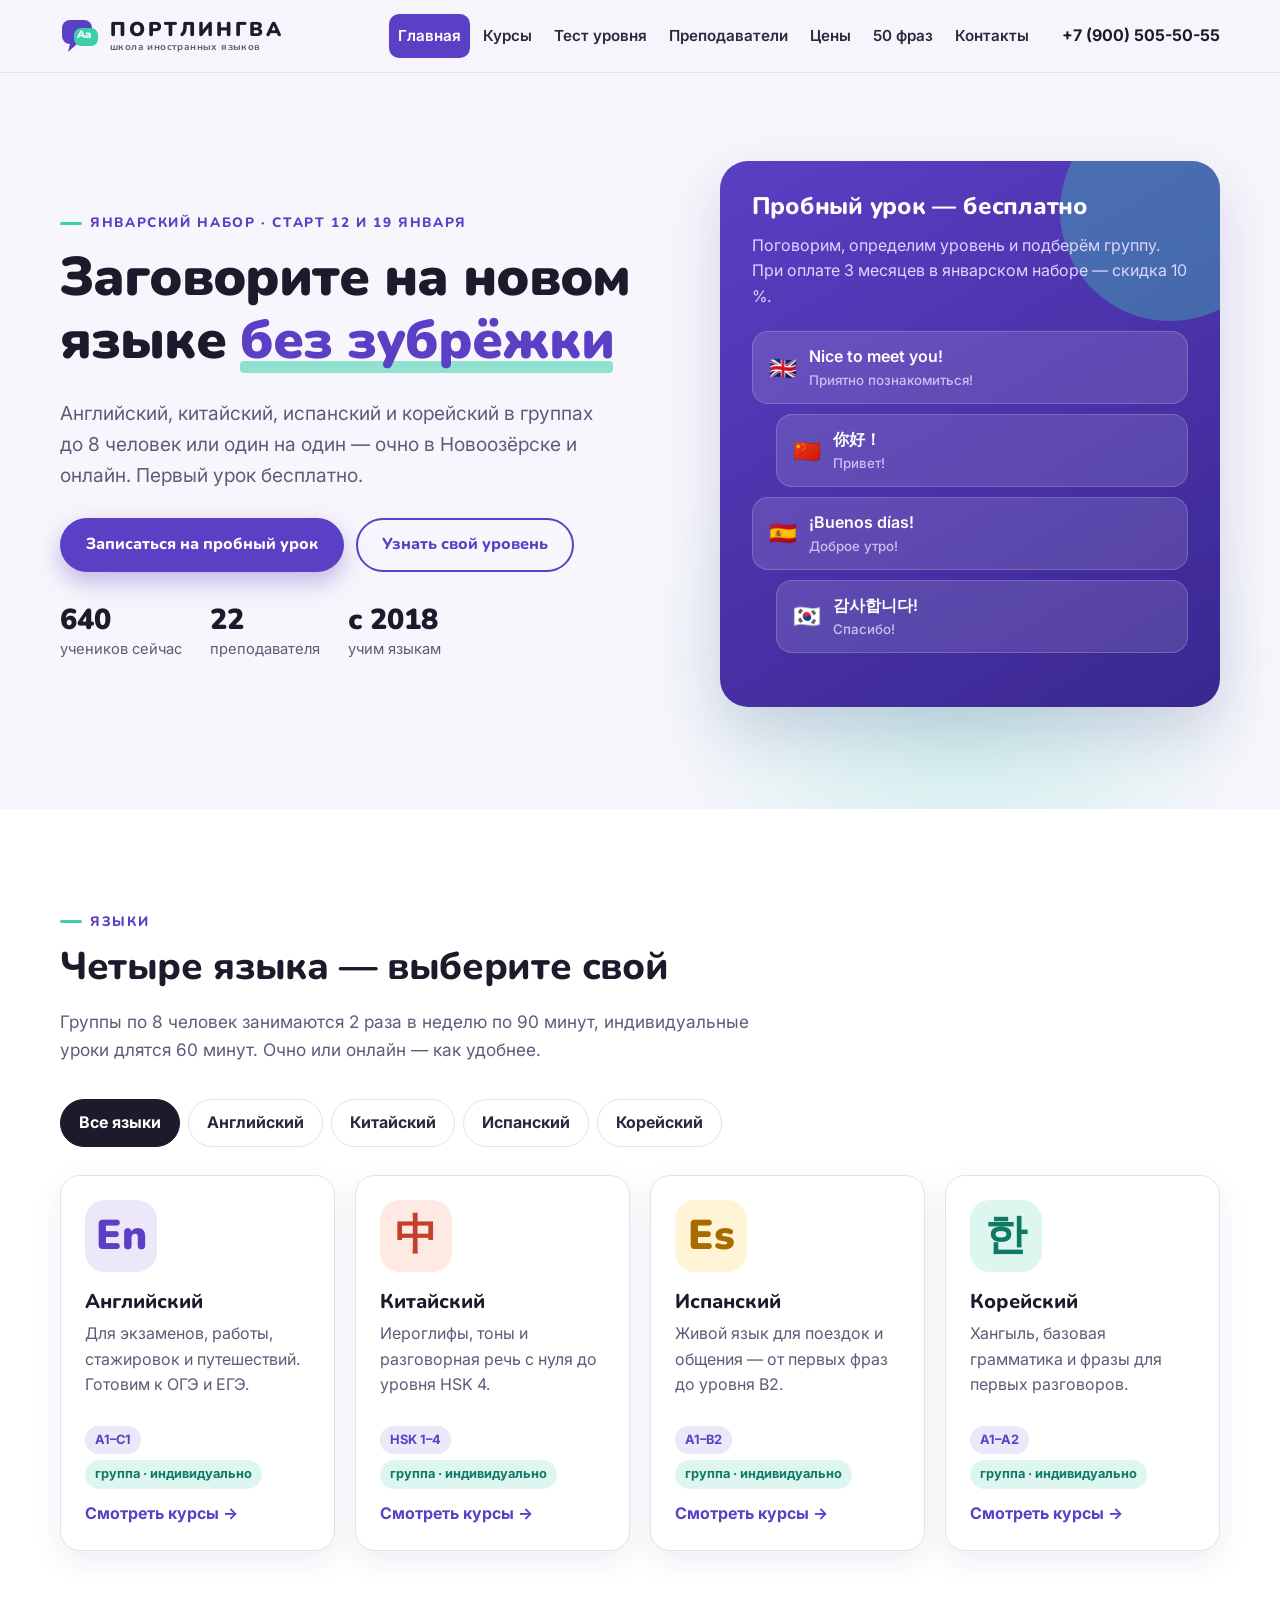
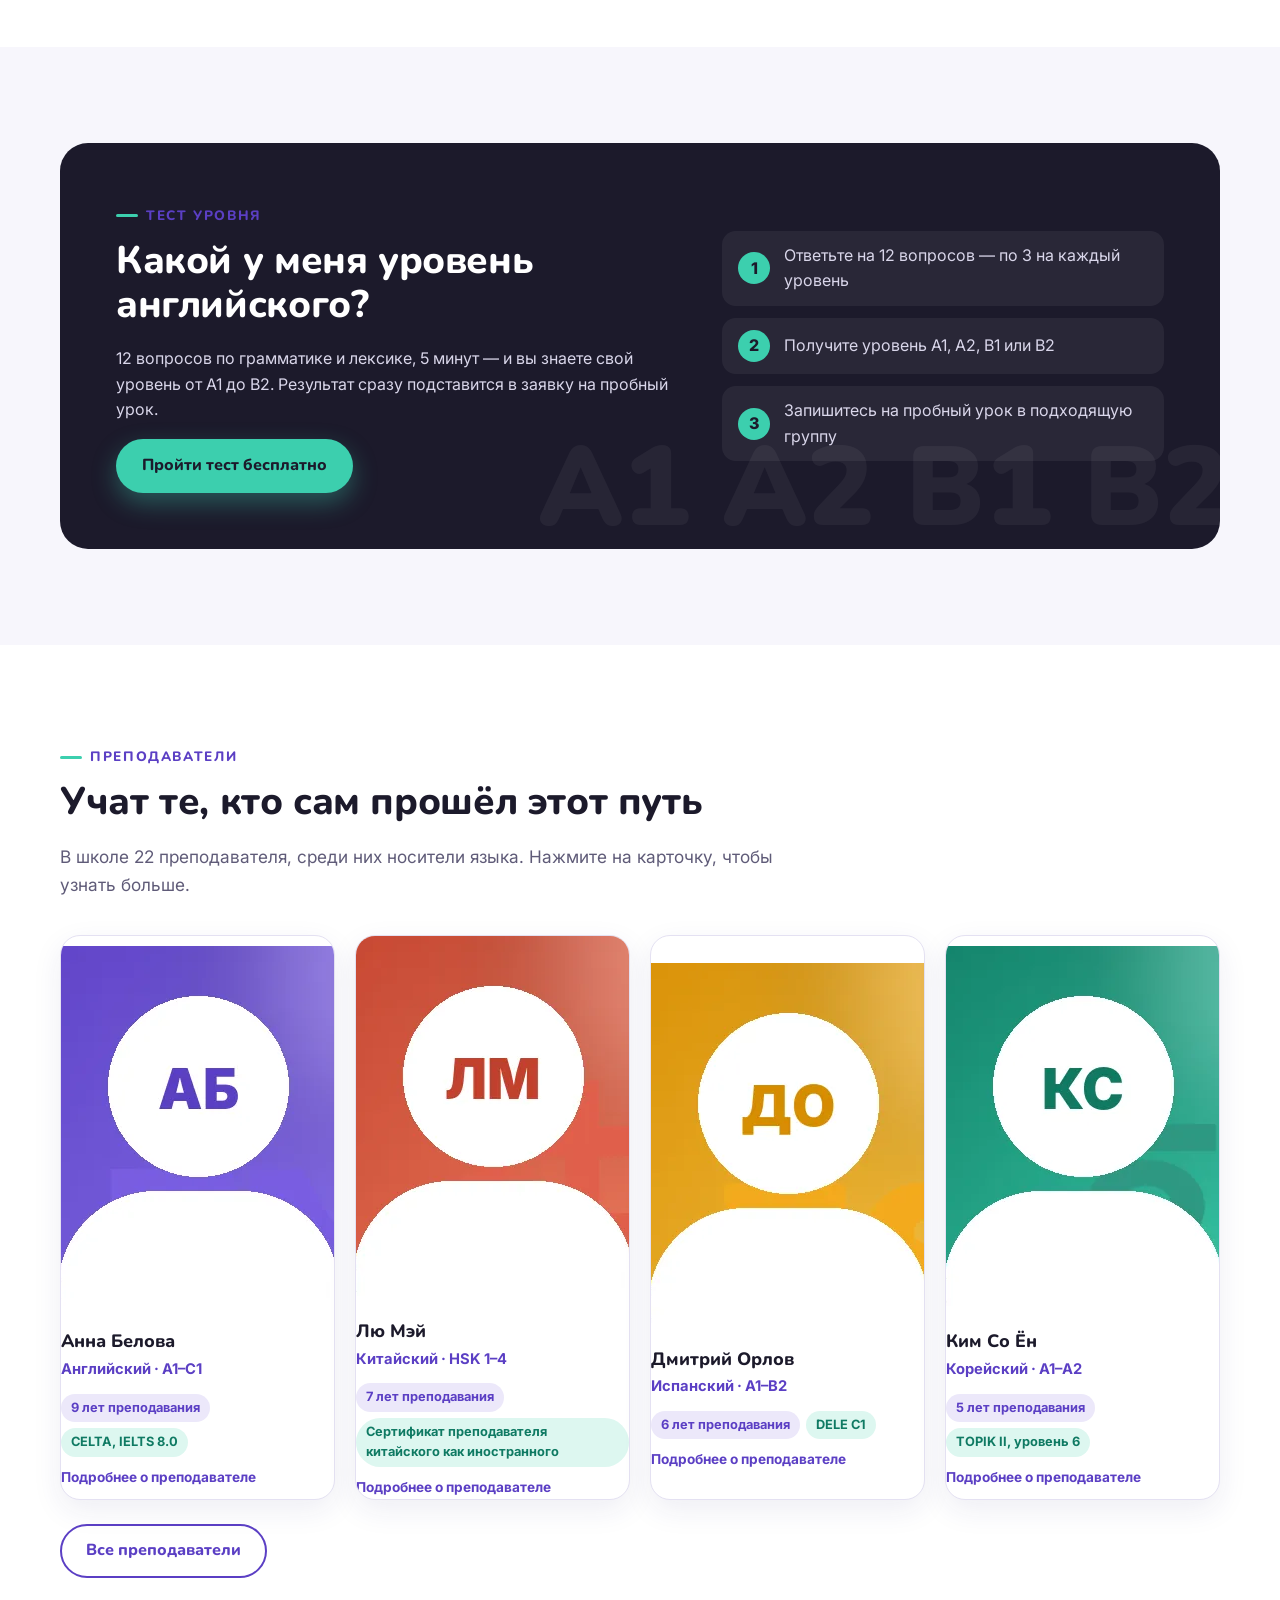
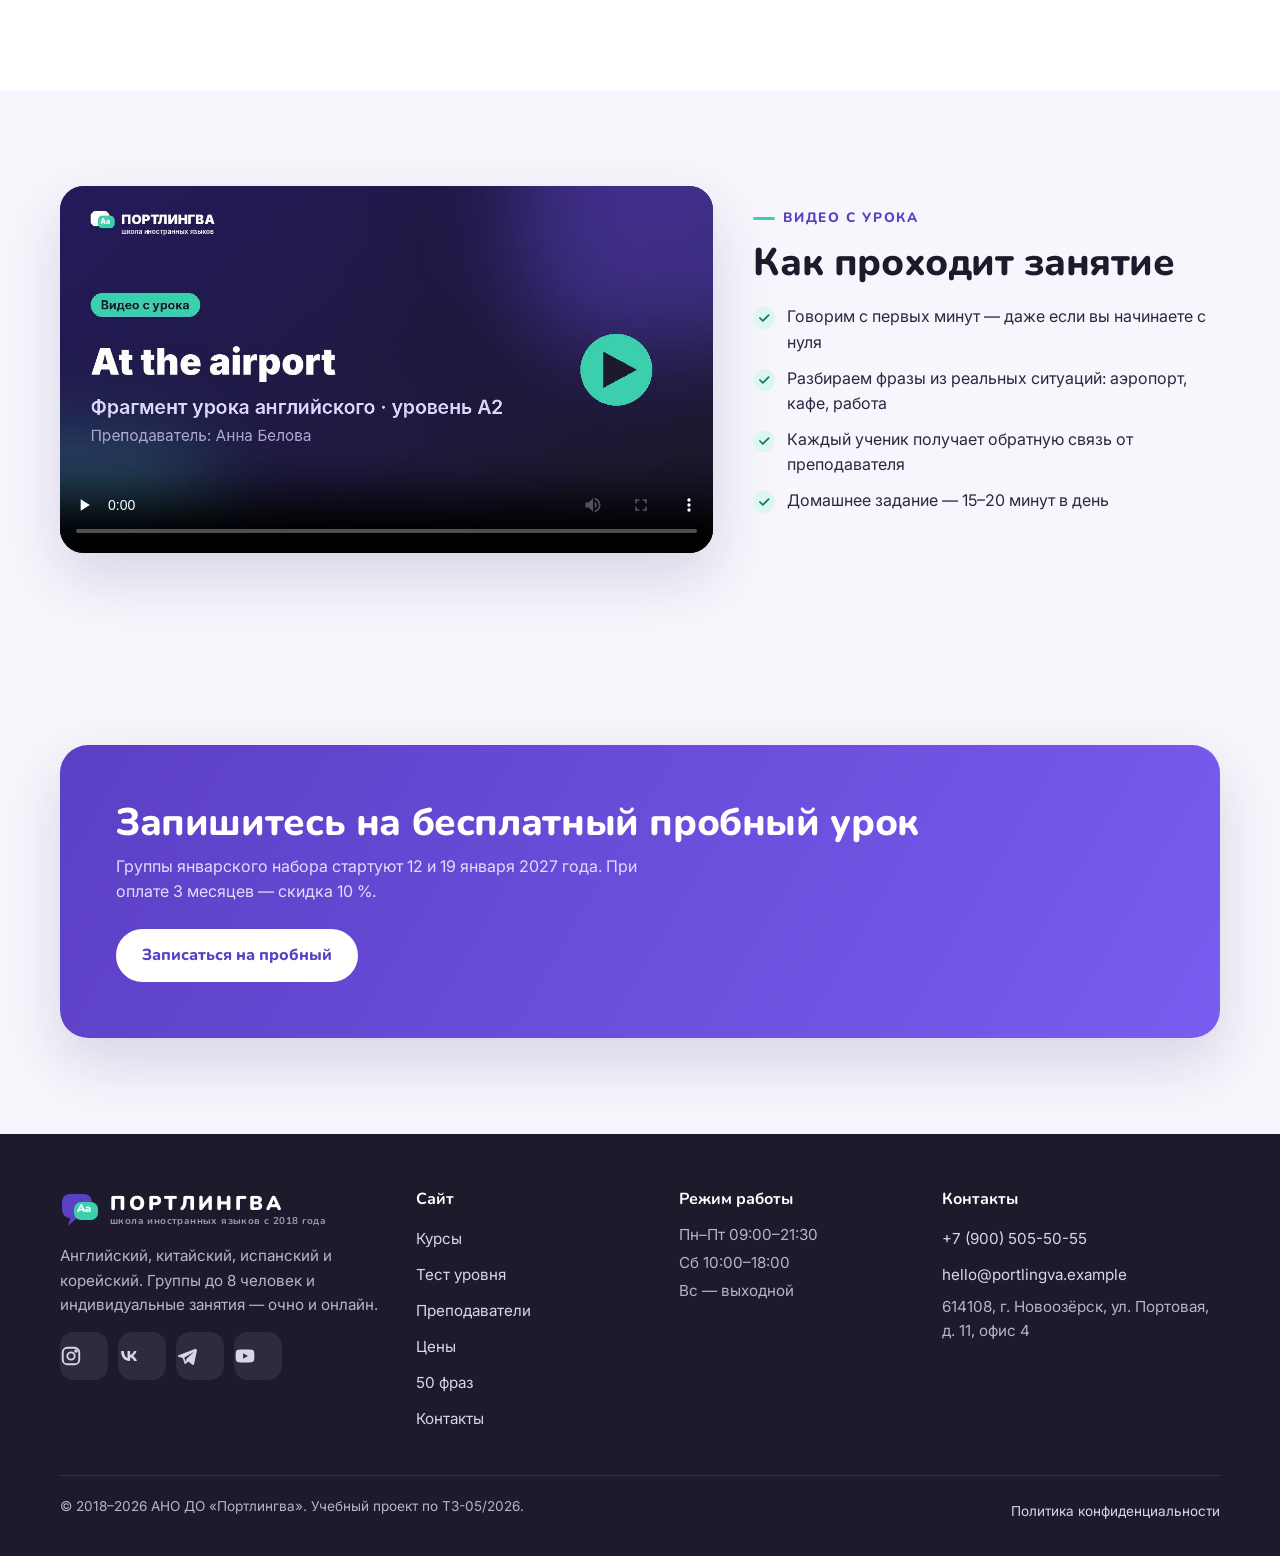
<file: index.html>
<!DOCTYPE html>
<html lang="ru">
<head>
  <!-- Google tag (gtag.js) — ресурс GA4 «ПОРТЛИНГВА — сайт» -->
  <script async src="https://www.googletagmanager.com/gtag/js?id=G-2CZ494QV10"></script>
  <script>
    window.dataLayer = window.dataLayer || [];
    function gtag(){dataLayer.push(arguments);}
    gtag('js', new Date());
    gtag('config', 'G-2CZ494QV10', /(?:^|;\s*)ga_debug=1/.test(document.cookie) || /[?&]ga_debug=1/.test(location.search) ? { debug_mode: true } : {});
  </script>
  <meta charset="utf-8">
  <meta name="viewport" content="width=device-width, initial-scale=1">
  <title>Портлингва — школа иностранных языков в Новоозёрске и онлайн</title>
  <meta name="description" content="Английский, китайский, испанский и корейский в группах до 8 человек и индивидуально. Бесплатный пробный урок и онлайн-тест уровня.">
  <link rel="canonical" href="https://portlingva.vercel.app/">
  <meta property="og:type" content="website">
  <meta property="og:locale" content="ru_RU">
  <meta property="og:site_name" content="Портлингва">
  <meta property="og:title" content="Портлингва — школа иностранных языков в Новоозёрске и онлайн">
  <meta property="og:description" content="Английский, китайский, испанский и корейский в группах до 8 человек и индивидуально. Бесплатный пробный урок и онлайн-тест уровня.">
  <meta property="og:url" content="https://portlingva.vercel.app/">
  <meta property="og:image" content="https://portlingva.vercel.app/img/og-image.jpg">
  <meta property="og:image:width" content="1200">
  <meta property="og:image:height" content="630">
  <meta name="twitter:card" content="summary_large_image">
  <meta name="theme-color" content="#5B3FC4">
  <link rel="icon" href="img/favicon.svg" type="image/svg+xml">
  <link rel="icon" href="img/favicon-32.png" sizes="32x32" type="image/png">
  <link rel="apple-touch-icon" href="img/apple-touch-icon.png">
  <link rel="preconnect" href="https://fonts.googleapis.com">
  <link rel="preconnect" href="https://fonts.gstatic.com" crossorigin>
  <link rel="stylesheet" href="https://fonts.googleapis.com/css2?family=Inter:wght@400;500;600;700&family=Nunito:wght@700;800;900&display=swap">
  <link rel="stylesheet" href="css/style.css">
</head>
<body>
  <a class="skip-link" href="#main">Перейти к содержанию</a>
  <header class="site-header">
    <div class="container header-inner">
      <a class="logo" href="index.html" aria-label="Портлингва — на главную"><svg class="logo-mark" viewBox="0 0 40 40" aria-hidden="true"><rect x="2" y="4" width="30" height="24" rx="8" fill="#5B3FC4"/><path d="M10 28l-2 8 9-8z" fill="#5B3FC4"/><rect x="14" y="12" width="24" height="18" rx="7" fill="#3CCFAE"/><text x="17" y="22" font-family="Nunito,Arial" font-weight="900" font-size="11" fill="#fff">Aa</text></svg><span class="logo-text">ПОРТЛИНГВА<small>школа иностранных языков</small></span></a>
      <nav class="nav" id="site-nav" aria-label="Главное меню"><ul><li><a href="index.html" aria-current="page">Главная</a></li><li><a href="courses.html">Курсы</a></li><li><a href="level-test.html">Тест уровня</a></li><li><a href="teachers.html">Преподаватели</a></li><li><a href="prices.html">Цены</a></li><li><a href="phrases.html">50 фраз</a></li><li><a href="contacts.html">Контакты</a></li></ul></nav>
      <a class="header-phone" href="tel:+79005055055" data-event="contact_click" data-contact-type="phone" data-page-section="header">+7 (900) 505-50-55</a>
      <a class="btn btn--primary header-cta" href="contacts.html" data-event="cta_click" data-button-name="header_trial" data-page-section="header">Пробный урок</a>
      <button class="menu-toggle" type="button" aria-label="Открыть меню" aria-controls="site-nav" aria-expanded="false"><span></span></button>
    </div>
  </header>
  <main id="main">
    <section class="hero">
      <div class="container hero-grid">
        <div>
          <span class="eyebrow">Январский набор · старт 12 и 19 января</span>
          <h1>Заговорите на новом языке <em>без зубрёжки</em></h1>
          <p class="hero-lead">Английский, китайский, испанский и корейский в группах до 8 человек или один на один — очно в Новоозёрске и онлайн. Первый урок бесплатно.</p>
          <div class="hero-actions">
            <a class="btn btn--primary" href="contacts.html" data-event="cta_click" data-button-name="hero_trial" data-page-section="hero">Записаться на пробный урок</a>
            <a class="btn btn--ghost" href="level-test.html" data-event="level_test_start" data-page-section="hero">Узнать свой уровень</a>
          </div>
          <ul class="hero-facts">
            <li><b>640</b><span>учеников сейчас</span></li>
            <li><b>22</b><span>преподавателя</span></li>
            <li><b>с 2018</b><span>учим языкам</span></li>
          </ul>
        </div>
        <div class="hero-card">
          <h2>Пробный урок — бесплатно</h2>
          <p>Поговорим, определим уровень и подберём группу. При оплате 3 месяцев в январском наборе — скидка 10 %.</p>
          <div class="bubble-stack" aria-hidden="true">
            <div class="bubble"><span class="flag">🇬🇧</span><span>Nice to meet you!<small>Приятно познакомиться!</small></span></div>
            <div class="bubble"><span class="flag">🇨🇳</span><span>你好！<small>Привет!</small></span></div>
            <div class="bubble"><span class="flag">🇪🇸</span><span>¡Buenos días!<small>Доброе утро!</small></span></div>
            <div class="bubble"><span class="flag">🇰🇷</span><span>감사합니다!<small>Спасибо!</small></span></div>
          </div>
        </div>
      </div>
    </section>

    <section class="section section--white" id="languages">
      <div class="container">
        <div class="section-head">
          <span class="eyebrow">Языки</span>
          <h2>Четыре языка — выберите свой</h2>
          <p>Группы по 8 человек занимаются 2 раза в неделю по 90 минут, индивидуальные уроки длятся 60 минут. Очно или онлайн — как удобнее.</p>
        </div>
        <div class="filter" role="group" aria-label="Фильтр по языку" data-filter-group><button class="chip" type="button" aria-pressed="true" data-language="all" data-event="language_filter" data-page-section="languages">Все языки</button><button class="chip" type="button" aria-pressed="false" data-language="english" data-event="language_filter" data-page-section="languages">Английский</button><button class="chip" type="button" aria-pressed="false" data-language="chinese" data-event="language_filter" data-page-section="languages">Китайский</button><button class="chip" type="button" aria-pressed="false" data-language="spanish" data-event="language_filter" data-page-section="languages">Испанский</button><button class="chip" type="button" aria-pressed="false" data-language="korean" data-event="language_filter" data-page-section="languages">Корейский</button></div>
        <div class="grid grid--4">
          <a class="card lang-card" href="courses.html#english" data-filter-item data-filter-mode="dim" data-language="english" data-preselect-language="english">
            <span class="lang-glyph" aria-hidden="true">En</span>
            <h3>Английский</h3>
            <p>Для экзаменов, работы, стажировок и путешествий. Готовим к ОГЭ и ЕГЭ.</p>
            <span class="meta"><span class="tag">A1–C1</span><span class="tag tag--mint">группа · индивидуально</span></span>
            <span class="more">Смотреть курсы →</span>
          </a>
          <a class="card lang-card" href="courses.html#chinese" data-filter-item data-filter-mode="dim" data-language="chinese" data-preselect-language="chinese">
            <span class="lang-glyph" aria-hidden="true">中</span>
            <h3>Китайский</h3>
            <p>Иероглифы, тоны и разговорная речь с нуля до уровня HSK 4.</p>
            <span class="meta"><span class="tag">HSK 1–4</span><span class="tag tag--mint">группа · индивидуально</span></span>
            <span class="more">Смотреть курсы →</span>
          </a>
          <a class="card lang-card" href="courses.html#spanish" data-filter-item data-filter-mode="dim" data-language="spanish" data-preselect-language="spanish">
            <span class="lang-glyph" aria-hidden="true">Es</span>
            <h3>Испанский</h3>
            <p>Живой язык для поездок и общения — от первых фраз до уровня B2.</p>
            <span class="meta"><span class="tag">A1–B2</span><span class="tag tag--mint">группа · индивидуально</span></span>
            <span class="more">Смотреть курсы →</span>
          </a>
          <a class="card lang-card" href="courses.html#korean" data-filter-item data-filter-mode="dim" data-language="korean" data-preselect-language="korean">
            <span class="lang-glyph" aria-hidden="true">한</span>
            <h3>Корейский</h3>
            <p>Хангыль, базовая грамматика и фразы для первых разговоров.</p>
            <span class="meta"><span class="tag">A1–A2</span><span class="tag tag--mint">группа · индивидуально</span></span>
            <span class="more">Смотреть курсы →</span>
          </a>
        </div>
      </div>
    </section>

    <section class="section">
      <div class="container">
        <div class="test-banner">
          <div>
            <span class="eyebrow">Тест уровня</span>
            <h2>Какой у меня уровень английского?</h2>
            <p>12 вопросов по грамматике и лексике, 5 минут — и вы знаете свой уровень от A1 до B2. Результат сразу подставится в заявку на пробный урок.</p>
            <a class="btn btn--mint" href="level-test.html" data-event="level_test_start" data-page-section="home_test_teaser">Пройти тест бесплатно</a>
          </div>
          <ol class="steps">
            <li>Ответьте на 12 вопросов — по 3 на каждый уровень</li>
            <li>Получите уровень A1, A2, B1 или B2</li>
            <li>Запишитесь на пробный урок в подходящую группу</li>
          </ol>
        </div>
      </div>
    </section>

    <section class="section section--white">
      <div class="container">
        <div class="section-head">
          <span class="eyebrow">Преподаватели</span>
          <h2>Учат те, кто сам прошёл этот путь</h2>
          <p>В школе 22 преподавателя, среди них носители языка. Нажмите на карточку, чтобы узнать больше.</p>
        </div>
        <div class="grid grid--4">
          <button class="card teacher-card" type="button" aria-expanded="false" data-event="teacher_view" data-teacher-id="t01" data-language="english" data-page-section="home_teachers">
            <img src="img/teachers/t01.webp" alt="Анна Белова, преподаватель: английский · a1–c1" width="480" height="360" loading="lazy">
            <span class="teacher-body">
              <h3>Анна Белова</h3>
              <span class="role">Английский · A1–C1</span>
              <span class="meta"><span class="tag">9 лет преподавания</span> <span class="tag tag--mint">CELTA, IELTS 8.0</span></span>
              <span class="teacher-more">Ведёт группы взрослых и готовит к IELTS. На уроках много говорим: 70 % времени — практика.</span>
              <span class="toggle-hint">Подробнее о преподавателе</span>
            </span>
          </button><button class="card teacher-card" type="button" aria-expanded="false" data-event="teacher_view" data-teacher-id="t02" data-language="chinese" data-page-section="home_teachers">
            <img src="img/teachers/t02.webp" alt="Лю Мэй, преподаватель: китайский · hsk 1–4" width="480" height="360" loading="lazy">
            <span class="teacher-body">
              <h3>Лю Мэй</h3>
              <span class="role">Китайский · HSK 1–4</span>
              <span class="meta"><span class="tag">7 лет преподавания</span> <span class="tag tag--mint">Сертификат преподавателя китайского как иностранного</span></span>
              <span class="teacher-more">Носитель языка. Ставит тоны с первого занятия и объясняет иероглифы через истории.</span>
              <span class="toggle-hint">Подробнее о преподавателе</span>
            </span>
          </button><button class="card teacher-card" type="button" aria-expanded="false" data-event="teacher_view" data-teacher-id="t03" data-language="spanish" data-page-section="home_teachers">
            <img src="img/teachers/t03.webp" alt="Дмитрий Орлов, преподаватель: испанский · a1–b2" width="480" height="360" loading="lazy">
            <span class="teacher-body">
              <h3>Дмитрий Орлов</h3>
              <span class="role">Испанский · A1–B2</span>
              <span class="meta"><span class="tag">6 лет преподавания</span> <span class="tag tag--mint">DELE C1</span></span>
              <span class="teacher-more">Жил в Валенсии. Учит испанскому для путешествий и работы, ведёт онлайн-группы.</span>
              <span class="toggle-hint">Подробнее о преподавателе</span>
            </span>
          </button><button class="card teacher-card" type="button" aria-expanded="false" data-event="teacher_view" data-teacher-id="t04" data-language="korean" data-page-section="home_teachers">
            <img src="img/teachers/t04.webp" alt="Ким Со Ён, преподаватель: корейский · a1–a2" width="480" height="360" loading="lazy">
            <span class="teacher-body">
              <h3>Ким Со Ён</h3>
              <span class="role">Корейский · A1–A2</span>
              <span class="meta"><span class="tag">5 лет преподавания</span> <span class="tag tag--mint">TOPIK II, уровень 6</span></span>
              <span class="teacher-more">Носитель языка. Начинает с хангыля и уже на третьем уроке учит читать вывески.</span>
              <span class="toggle-hint">Подробнее о преподавателе</span>
            </span>
          </button>
        </div>
        <p style="margin-top:24px"><a class="btn btn--ghost" href="teachers.html">Все преподаватели</a></p>
      </div>
    </section>

    <section class="section">
      <div class="container video-wrap">
        <div class="video-frame">
          <video controls preload="none" playsinline poster="img/video-poster.jpg" data-video-title="lesson_fragment_english" width="1280" height="720">
            <source src="files/lesson-demo.mp4" type="video/mp4">
            Ваш браузер не поддерживает видео.
          </video>
        </div>
        <div>
          <span class="eyebrow">Видео с урока</span>
          <h2>Как проходит занятие</h2>
          <ul class="check-list">
            <li>Говорим с первых минут — даже если вы начинаете с нуля</li>
            <li>Разбираем фразы из реальных ситуаций: аэропорт, кафе, работа</li>
            <li>Каждый ученик получает обратную связь от преподавателя</li>
            <li>Домашнее задание — 15–20 минут в день</li>
          </ul>
        </div>
      </div>
    </section>

    <section class="section">
      <div class="container">
        <div class="cta-band">
          <div><h2>Запишитесь на бесплатный пробный урок</h2><p>Группы январского набора стартуют 12 и 19 января 2027 года. При оплате 3 месяцев — скидка 10 %.</p></div>
          <a class="btn btn--light" href="contacts.html" data-event="cta_click" data-button-name="home_final_trial" data-page-section="home_final">Записаться на пробный</a>
        </div>
      </div>
    </section>
  </main>
  <footer class="site-footer">
    <div class="container">
      <div class="footer-grid">
        <div>
          <a class="logo" href="index.html" aria-label="Портлингва — на главную"><svg class="logo-mark" viewBox="0 0 40 40" aria-hidden="true"><rect x="2" y="4" width="30" height="24" rx="8" fill="#5B3FC4"/><path d="M10 28l-2 8 9-8z" fill="#5B3FC4"/><rect x="14" y="12" width="24" height="18" rx="7" fill="#3CCFAE"/><text x="17" y="22" font-family="Nunito,Arial" font-weight="900" font-size="11" fill="#fff">Aa</text></svg><span class="logo-text">ПОРТЛИНГВА<small>школа иностранных языков с 2018 года</small></span></a>
          <p>Английский, китайский, испанский и корейский. Группы до 8 человек и индивидуальные занятия — очно и онлайн.</p>
          <div class="socials"><a class="social" href="https://www.instagram.com/portlingva_school/" target="_blank" rel="noopener" aria-label="Instagram" data-event="social_click" data-network="instagram" data-page-section="footer"><svg viewBox="0 0 24 24" fill="none" stroke="currentColor" stroke-width="2" aria-hidden="true"><rect x="3" y="3" width="18" height="18" rx="5"/><circle cx="12" cy="12" r="4"/><circle cx="17.5" cy="6.5" r="1" fill="currentColor"/></svg></a><a class="social" href="https://vk.com/portlingva_school" target="_blank" rel="noopener" aria-label="ВКонтакте" data-event="social_click" data-network="vk" data-page-section="footer"><svg viewBox="0 0 24 24" fill="currentColor" aria-hidden="true"><path d="M12.8 17.5C6.9 17.5 3.5 13.4 3.4 6.6h3c.1 5 2.3 7.1 4 7.6V6.6h2.8v4.3c1.7-.2 3.5-2.1 4.1-4.3h2.8c-.5 2.6-2.4 4.5-3.8 5.3 1.4.6 3.6 2.4 4.4 5.6h-3.1c-.7-2.1-2.3-3.7-4.4-3.9v3.9h-.4z"/></svg></a><a class="social" href="https://t.me/portlingva_school" target="_blank" rel="noopener" aria-label="Telegram" data-event="social_click" data-network="telegram" data-page-section="footer"><svg viewBox="0 0 24 24" fill="currentColor" aria-hidden="true"><path d="M21.4 4.2 2.9 11.3c-1.3.5-1.2 1.2-.2 1.5l4.7 1.5 1.8 5.6c.2.6.4.8.9.8.4 0 .6-.2.9-.5l2.3-2.2 4.7 3.5c.9.5 1.5.2 1.7-.8l3.1-14.5c.3-1.3-.5-1.9-1.4-1.5zM9 14l9.3-5.9c.4-.3.8-.1.5.2l-7.6 6.9-.3 3.3L9 14z"/></svg></a><a class="social" href="https://www.youtube.com/@portlingva_school" target="_blank" rel="noopener" aria-label="YouTube" data-event="social_click" data-network="youtube" data-page-section="footer"><svg viewBox="0 0 24 24" fill="currentColor" aria-hidden="true"><path d="M22 8.2c-.2-1.6-1-2.7-2.6-2.9C16.9 5 12 5 12 5s-4.9 0-7.4.3C3 5.5 2.2 6.6 2 8.2 1.8 9.6 1.8 12 1.8 12s0 2.4.2 3.8c.2 1.6 1 2.7 2.6 2.9 2.5.3 7.4.3 7.4.3s4.9 0 7.4-.3c1.6-.2 2.4-1.3 2.6-2.9.2-1.4.2-3.8.2-3.8s0-2.4-.2-3.8zM10 15V9l5.2 3L10 15z"/></svg></a></div>
        </div>
        <div>
          <h4>Сайт</h4>
          <ul><li><a href="courses.html">Курсы</a></li><li><a href="level-test.html">Тест уровня</a></li><li><a href="teachers.html">Преподаватели</a></li><li><a href="prices.html">Цены</a></li><li><a href="phrases.html">50 фраз</a></li><li><a href="contacts.html">Контакты</a></li></ul>
        </div>
        <div>
          <h4>Режим работы</h4>
          <ul><li>Пн–Пт 09:00–21:30</li><li>Сб 10:00–18:00</li><li>Вс — выходной</li></ul>
        </div>
        <div>
          <h4>Контакты</h4>
          <ul>
            <li><a href="tel:+79005055055" data-event="contact_click" data-contact-type="phone" data-page-section="footer">+7 (900) 505-50-55</a></li>
            <li><a href="mailto:hello@portlingva.example" data-event="contact_click" data-contact-type="email" data-page-section="footer">hello@portlingva.example</a></li>
            <li>614108, г. Новоозёрск, ул. Портовая, д. 11, офис 4</li>
          </ul>
        </div>
      </div>
      <div class="footer-bottom">
        <span>© 2018–<span data-year>2026</span> АНО ДО «Портлингва». Учебный проект по ТЗ-05/2026.</span>
        <a href="privacy.html">Политика конфиденциальности</a>
      </div>
    </div>
  </footer>
  <script src="js/analytics.js" defer></script>
  <script src="js/main.js" defer></script>
</body>
</html>
</file>
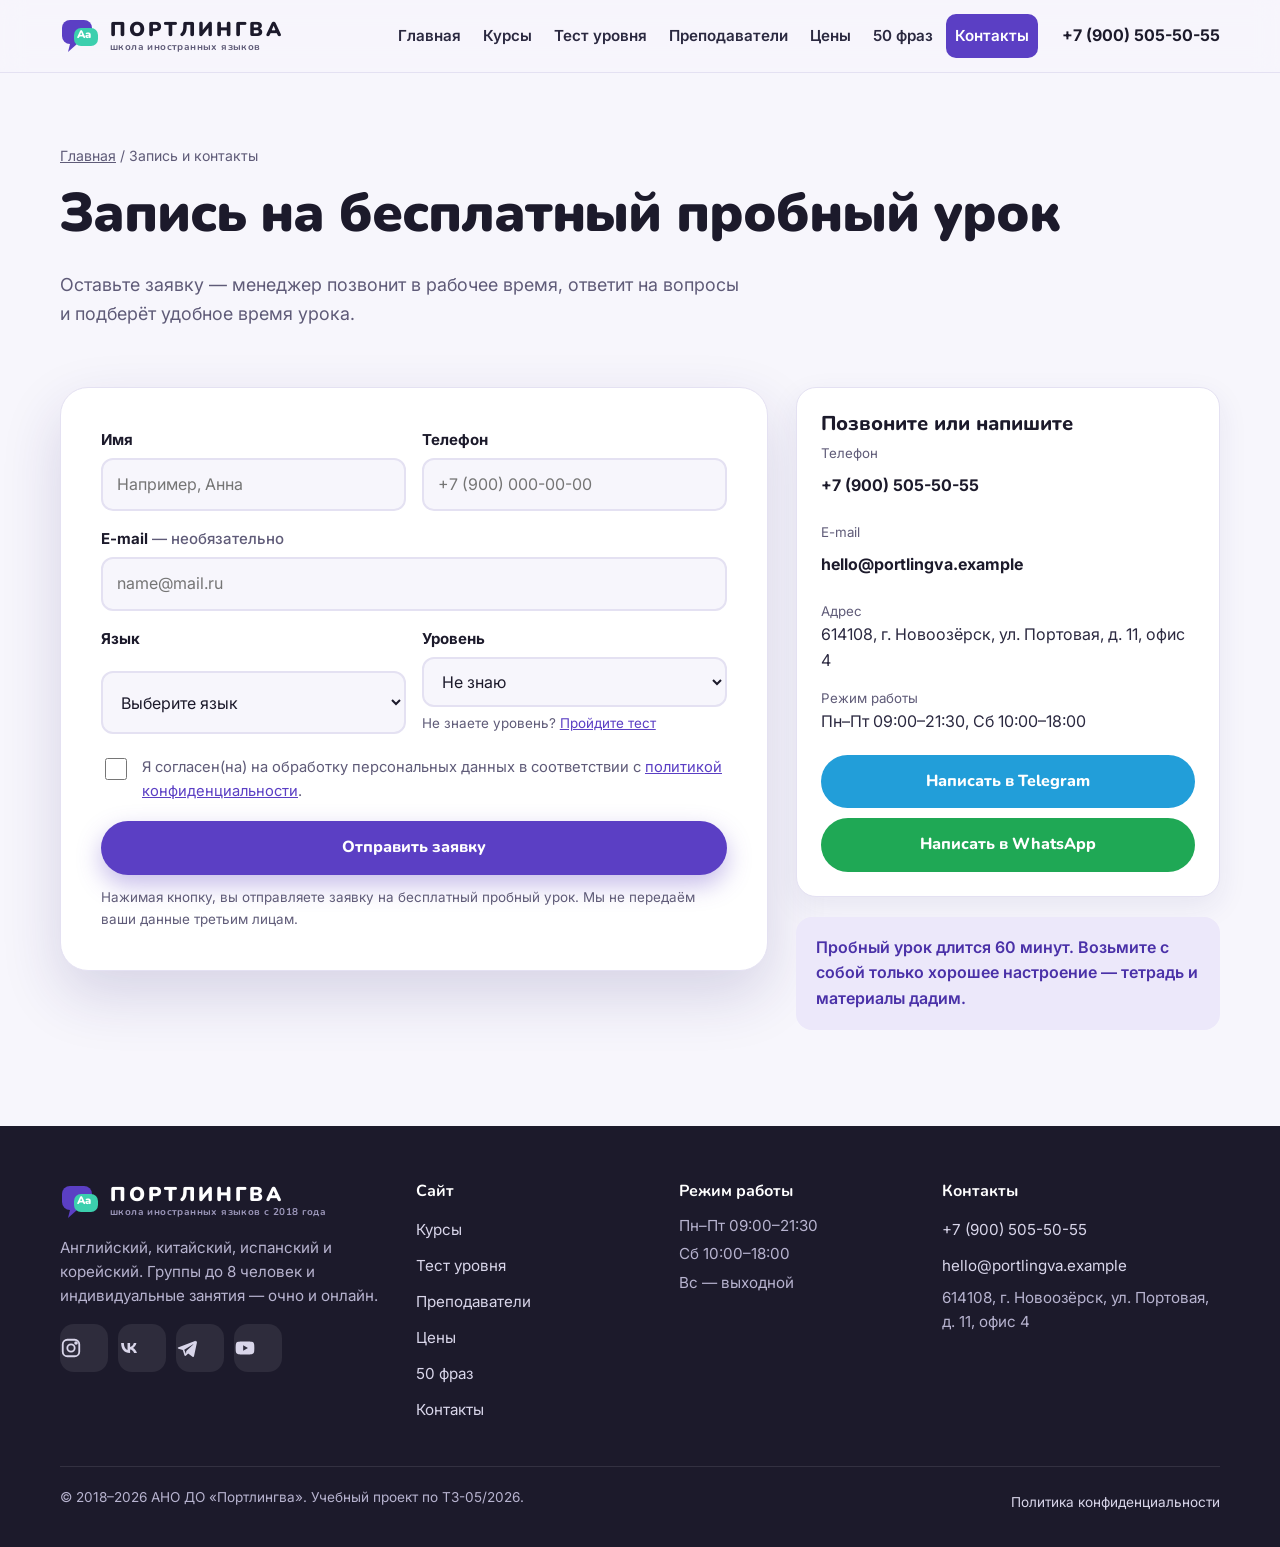
<file: contacts.html>
<!DOCTYPE html>
<html lang="ru">
<head>
  <!-- Google tag (gtag.js) — ресурс GA4 «ПОРТЛИНГВА — сайт» -->
  <script async src="https://www.googletagmanager.com/gtag/js?id=G-2CZ494QV10"></script>
  <script>
    window.dataLayer = window.dataLayer || [];
    function gtag(){dataLayer.push(arguments);}
    gtag('js', new Date());
    gtag('config', 'G-2CZ494QV10', /(?:^|;\s*)ga_debug=1/.test(document.cookie) || /[?&]ga_debug=1/.test(location.search) ? { debug_mode: true } : {});
  </script>
  <meta charset="utf-8">
  <meta name="viewport" content="width=device-width, initial-scale=1">
  <title>Запись на бесплатный пробный урок — Портлингва</title>
  <meta name="description" content="Запишитесь на бесплатный пробный урок английского, китайского, испанского или корейского. Телефон, e-mail, Telegram и WhatsApp школы.">
  <link rel="canonical" href="https://portlingva.vercel.app/contacts.html">
  <meta property="og:type" content="website">
  <meta property="og:locale" content="ru_RU">
  <meta property="og:site_name" content="Портлингва">
  <meta property="og:title" content="Запись на бесплатный пробный урок — Портлингва">
  <meta property="og:description" content="Запишитесь на бесплатный пробный урок английского, китайского, испанского или корейского. Телефон, e-mail, Telegram и WhatsApp школы.">
  <meta property="og:url" content="https://portlingva.vercel.app/contacts.html">
  <meta property="og:image" content="https://portlingva.vercel.app/img/og-image.jpg">
  <meta property="og:image:width" content="1200">
  <meta property="og:image:height" content="630">
  <meta name="twitter:card" content="summary_large_image">
  <meta name="theme-color" content="#5B3FC4">
  <link rel="icon" href="img/favicon.svg" type="image/svg+xml">
  <link rel="icon" href="img/favicon-32.png" sizes="32x32" type="image/png">
  <link rel="apple-touch-icon" href="img/apple-touch-icon.png">
  <link rel="preconnect" href="https://fonts.googleapis.com">
  <link rel="preconnect" href="https://fonts.gstatic.com" crossorigin>
  <link rel="stylesheet" href="https://fonts.googleapis.com/css2?family=Inter:wght@400;500;600;700&family=Nunito:wght@700;800;900&display=swap">
  <link rel="stylesheet" href="css/style.css">
</head>
<body>
  <a class="skip-link" href="#main">Перейти к содержанию</a>
  <header class="site-header">
    <div class="container header-inner">
      <a class="logo" href="index.html" aria-label="Портлингва — на главную"><svg class="logo-mark" viewBox="0 0 40 40" aria-hidden="true"><rect x="2" y="4" width="30" height="24" rx="8" fill="#5B3FC4"/><path d="M10 28l-2 8 9-8z" fill="#5B3FC4"/><rect x="14" y="12" width="24" height="18" rx="7" fill="#3CCFAE"/><text x="17" y="22" font-family="Nunito,Arial" font-weight="900" font-size="11" fill="#fff">Aa</text></svg><span class="logo-text">ПОРТЛИНГВА<small>школа иностранных языков</small></span></a>
      <nav class="nav" id="site-nav" aria-label="Главное меню"><ul><li><a href="index.html">Главная</a></li><li><a href="courses.html">Курсы</a></li><li><a href="level-test.html">Тест уровня</a></li><li><a href="teachers.html">Преподаватели</a></li><li><a href="prices.html">Цены</a></li><li><a href="phrases.html">50 фраз</a></li><li><a href="contacts.html" aria-current="page">Контакты</a></li></ul></nav>
      <a class="header-phone" href="tel:+79005055055" data-event="contact_click" data-contact-type="phone" data-page-section="header">+7 (900) 505-50-55</a>
      <a class="btn btn--primary header-cta" href="contacts.html" data-event="cta_click" data-button-name="header_trial" data-page-section="header">Пробный урок</a>
      <button class="menu-toggle" type="button" aria-label="Открыть меню" aria-controls="site-nav" aria-expanded="false"><span></span></button>
    </div>
  </header>
  <main id="main">
    <section class="page-hero">
      <div class="container">
        <nav class="breadcrumbs" aria-label="Хлебные крошки"><a href="index.html">Главная</a> / Запись и контакты</nav>
        <h1>Запись на бесплатный пробный урок</h1>
        <p>Оставьте заявку — менеджер позвонит в рабочее время, ответит на вопросы и подберёт удобное время урока.</p>
      </div>
    </section>
    <section class="section" style="padding-top:0">
      <div class="container contact-grid">
        <div class="form-card">
          <form id="lead-form" novalidate>
            <div class="form-alert" id="form-alert" role="alert" hidden></div>
            <div class="form-row">
              <div class="field">
                <label for="f-name">Имя</label>
                <input id="f-name" name="name" type="text" autocomplete="given-name" maxlength="60" required aria-describedby="name-error" placeholder="Например, Анна">
                <span class="field-error" id="name-error" aria-live="polite"></span>
              </div>
              <div class="field">
                <label for="f-phone">Телефон</label>
                <input id="f-phone" name="phone" type="tel" inputmode="tel" autocomplete="tel" required aria-describedby="phone-error" placeholder="+7 (900) 000-00-00">
                <span class="field-error" id="phone-error" aria-live="polite"></span>
              </div>
            </div>
            <div class="field">
              <label for="f-email">E-mail <span class="opt">— необязательно</span></label>
              <input id="f-email" name="email" type="email" autocomplete="email" maxlength="200" aria-describedby="email-error" placeholder="name@mail.ru">
              <span class="field-error" id="email-error" aria-live="polite"></span>
            </div>
            <div class="form-row">
              <div class="field">
                <label for="f-language">Язык</label>
                <select id="f-language" name="language" required aria-describedby="language-error">
                  <option value="">Выберите язык</option><option value="english">Английский</option><option value="chinese">Китайский</option><option value="spanish">Испанский</option><option value="korean">Корейский</option>
                </select>
                <span class="field-error" id="language-error" aria-live="polite"></span>
              </div>
              <div class="field">
                <label for="f-level">Уровень</label>
                <select id="f-level" name="level" required aria-describedby="level-error level-hint">
                  <option value="unknown">Не знаю</option>
                  <option value="a1">A1 — начальный</option>
                  <option value="a2">A2 — элементарный</option>
                  <option value="b1">B1 — средний</option>
                  <option value="b2">B2 — выше среднего</option>
                </select>
                <span class="field-error" id="level-error" aria-live="polite"></span>
                <span class="form-note" id="level-hint" style="margin:0">Не знаете уровень? <a href="level-test.html" data-event="level_test_start" data-page-section="contacts_form">Пройдите тест</a></span>
              </div>
            </div>
            <label class="consent">
              <input type="checkbox" name="consent" value="yes" aria-describedby="consent-error">
              <span>Я согласен(на) на обработку персональных данных в соответствии с <a href="privacy.html" target="_blank">политикой конфиденциальности</a>.
              <span class="field-error" id="consent-error" aria-live="polite" style="display:block"></span></span>
            </label>
            <input type="hidden" name="request_id">
            <input type="hidden" name="utm_source">
            <input type="hidden" name="utm_medium">
            <input type="hidden" name="utm_campaign">
            <input type="hidden" name="utm_content">
            <button class="btn btn--primary btn--block" type="submit">Отправить заявку</button>
            <p class="form-note">Нажимая кнопку, вы отправляете заявку на бесплатный пробный урок. Мы не передаём ваши данные третьим лицам.</p>
          </form>
        </div>
        <aside>
          <div class="card" style="margin-bottom:20px">
            <h3>Позвоните или напишите</h3>
            <ul class="contact-list">
              <li><small>Телефон</small><a href="tel:+79005055055" data-event="contact_click" data-contact-type="phone" data-page-section="contacts">+7 (900) 505-50-55</a></li>
              <li><small>E-mail</small><a href="mailto:hello@portlingva.example" data-event="contact_click" data-contact-type="email" data-page-section="contacts">hello@portlingva.example</a></li>
              <li><small>Адрес</small>614108, г. Новоозёрск, ул. Портовая, д. 11, офис 4</li>
              <li><small>Режим работы</small>Пн–Пт 09:00–21:30, Сб 10:00–18:00</li>
            </ul>
            <div class="messengers">
              <a class="btn btn--tg btn--block" href="https://t.me/+79005055055" target="_blank" rel="noopener" data-event="messenger_click" data-messenger="telegram" data-page-section="contacts">Написать в Telegram</a>
              <a class="btn btn--wa btn--block" href="https://wa.me/79005055055" target="_blank" rel="noopener" data-event="messenger_click" data-messenger="whatsapp" data-page-section="contacts">Написать в WhatsApp</a>
            </div>
          </div>
          <div class="notice notice--violet">Пробный урок длится 60 минут. Возьмите с собой только хорошее настроение — тетрадь и материалы дадим.</div>
        </aside>
      </div>
    </section>
  </main>
  <footer class="site-footer">
    <div class="container">
      <div class="footer-grid">
        <div>
          <a class="logo" href="index.html" aria-label="Портлингва — на главную"><svg class="logo-mark" viewBox="0 0 40 40" aria-hidden="true"><rect x="2" y="4" width="30" height="24" rx="8" fill="#5B3FC4"/><path d="M10 28l-2 8 9-8z" fill="#5B3FC4"/><rect x="14" y="12" width="24" height="18" rx="7" fill="#3CCFAE"/><text x="17" y="22" font-family="Nunito,Arial" font-weight="900" font-size="11" fill="#fff">Aa</text></svg><span class="logo-text">ПОРТЛИНГВА<small>школа иностранных языков с 2018 года</small></span></a>
          <p>Английский, китайский, испанский и корейский. Группы до 8 человек и индивидуальные занятия — очно и онлайн.</p>
          <div class="socials"><a class="social" href="https://www.instagram.com/portlingva_school/" target="_blank" rel="noopener" aria-label="Instagram" data-event="social_click" data-network="instagram" data-page-section="footer"><svg viewBox="0 0 24 24" fill="none" stroke="currentColor" stroke-width="2" aria-hidden="true"><rect x="3" y="3" width="18" height="18" rx="5"/><circle cx="12" cy="12" r="4"/><circle cx="17.5" cy="6.5" r="1" fill="currentColor"/></svg></a><a class="social" href="https://vk.com/portlingva_school" target="_blank" rel="noopener" aria-label="ВКонтакте" data-event="social_click" data-network="vk" data-page-section="footer"><svg viewBox="0 0 24 24" fill="currentColor" aria-hidden="true"><path d="M12.8 17.5C6.9 17.5 3.5 13.4 3.4 6.6h3c.1 5 2.3 7.1 4 7.6V6.6h2.8v4.3c1.7-.2 3.5-2.1 4.1-4.3h2.8c-.5 2.6-2.4 4.5-3.8 5.3 1.4.6 3.6 2.4 4.4 5.6h-3.1c-.7-2.1-2.3-3.7-4.4-3.9v3.9h-.4z"/></svg></a><a class="social" href="https://t.me/portlingva_school" target="_blank" rel="noopener" aria-label="Telegram" data-event="social_click" data-network="telegram" data-page-section="footer"><svg viewBox="0 0 24 24" fill="currentColor" aria-hidden="true"><path d="M21.4 4.2 2.9 11.3c-1.3.5-1.2 1.2-.2 1.5l4.7 1.5 1.8 5.6c.2.6.4.8.9.8.4 0 .6-.2.9-.5l2.3-2.2 4.7 3.5c.9.5 1.5.2 1.7-.8l3.1-14.5c.3-1.3-.5-1.9-1.4-1.5zM9 14l9.3-5.9c.4-.3.8-.1.5.2l-7.6 6.9-.3 3.3L9 14z"/></svg></a><a class="social" href="https://www.youtube.com/@portlingva_school" target="_blank" rel="noopener" aria-label="YouTube" data-event="social_click" data-network="youtube" data-page-section="footer"><svg viewBox="0 0 24 24" fill="currentColor" aria-hidden="true"><path d="M22 8.2c-.2-1.6-1-2.7-2.6-2.9C16.9 5 12 5 12 5s-4.9 0-7.4.3C3 5.5 2.2 6.6 2 8.2 1.8 9.6 1.8 12 1.8 12s0 2.4.2 3.8c.2 1.6 1 2.7 2.6 2.9 2.5.3 7.4.3 7.4.3s4.9 0 7.4-.3c1.6-.2 2.4-1.3 2.6-2.9.2-1.4.2-3.8.2-3.8s0-2.4-.2-3.8zM10 15V9l5.2 3L10 15z"/></svg></a></div>
        </div>
        <div>
          <h4>Сайт</h4>
          <ul><li><a href="courses.html">Курсы</a></li><li><a href="level-test.html">Тест уровня</a></li><li><a href="teachers.html">Преподаватели</a></li><li><a href="prices.html">Цены</a></li><li><a href="phrases.html">50 фраз</a></li><li><a href="contacts.html">Контакты</a></li></ul>
        </div>
        <div>
          <h4>Режим работы</h4>
          <ul><li>Пн–Пт 09:00–21:30</li><li>Сб 10:00–18:00</li><li>Вс — выходной</li></ul>
        </div>
        <div>
          <h4>Контакты</h4>
          <ul>
            <li><a href="tel:+79005055055" data-event="contact_click" data-contact-type="phone" data-page-section="footer">+7 (900) 505-50-55</a></li>
            <li><a href="mailto:hello@portlingva.example" data-event="contact_click" data-contact-type="email" data-page-section="footer">hello@portlingva.example</a></li>
            <li>614108, г. Новоозёрск, ул. Портовая, д. 11, офис 4</li>
          </ul>
        </div>
      </div>
      <div class="footer-bottom">
        <span>© 2018–<span data-year>2026</span> АНО ДО «Портлингва». Учебный проект по ТЗ-05/2026.</span>
        <a href="privacy.html">Политика конфиденциальности</a>
      </div>
    </div>
  </footer>
  <script src="js/analytics.js" defer></script>
  <script src="js/main.js" defer></script>
  <script src="js/form.js" defer></script>
</body>
</html>
</file>
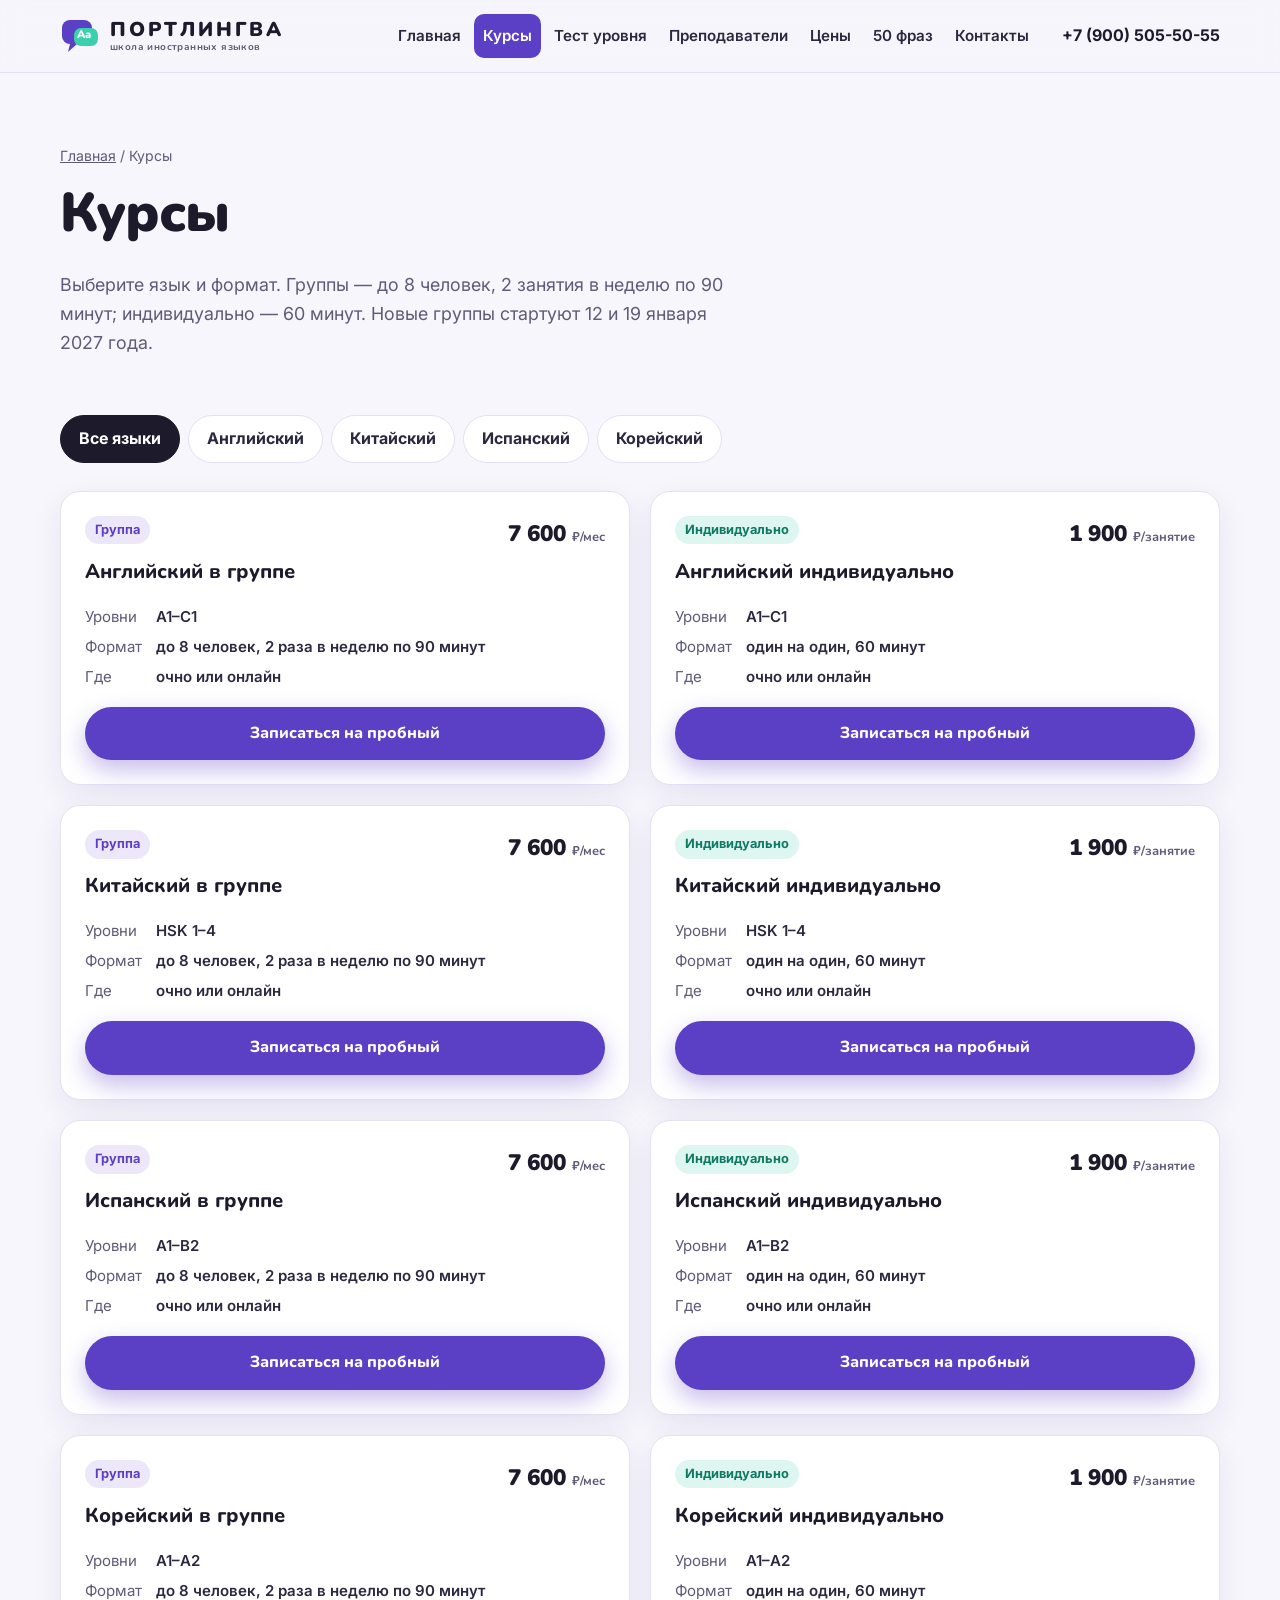
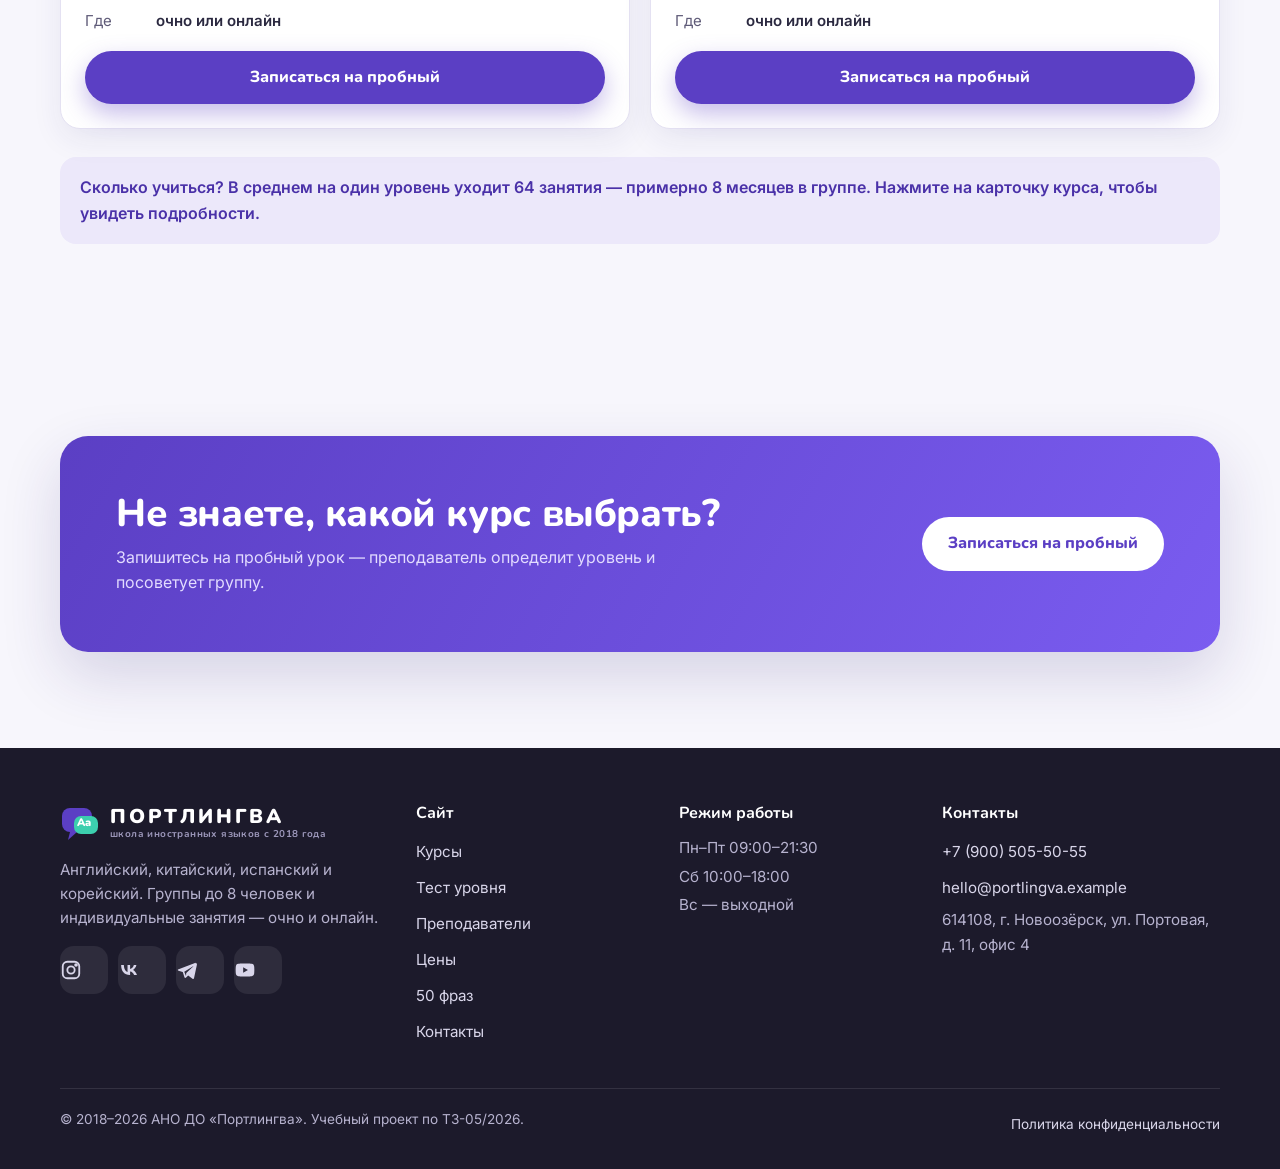
<file: courses.html>
<!DOCTYPE html>
<html lang="ru">
<head>
  <!-- Google tag (gtag.js) — ресурс GA4 «ПОРТЛИНГВА — сайт» -->
  <script async src="https://www.googletagmanager.com/gtag/js?id=G-2CZ494QV10"></script>
  <script>
    window.dataLayer = window.dataLayer || [];
    function gtag(){dataLayer.push(arguments);}
    gtag('js', new Date());
    gtag('config', 'G-2CZ494QV10', /(?:^|;\s*)ga_debug=1/.test(document.cookie) || /[?&]ga_debug=1/.test(location.search) ? { debug_mode: true } : {});
  </script>
  <meta charset="utf-8">
  <meta name="viewport" content="width=device-width, initial-scale=1">
  <title>Курсы английского, китайского, испанского и корейского — Портлингва</title>
  <meta name="description" content="Групповые и индивидуальные курсы четырёх языков: уровни, расписание и цены. Группа — 7 600 ₽ в месяц, индивидуально — 1 900 ₽ за занятие.">
  <link rel="canonical" href="https://portlingva.vercel.app/courses.html">
  <meta property="og:type" content="website">
  <meta property="og:locale" content="ru_RU">
  <meta property="og:site_name" content="Портлингва">
  <meta property="og:title" content="Курсы английского, китайского, испанского и корейского — Портлингва">
  <meta property="og:description" content="Групповые и индивидуальные курсы четырёх языков: уровни, расписание и цены. Группа — 7 600 ₽ в месяц, индивидуально — 1 900 ₽ за занятие.">
  <meta property="og:url" content="https://portlingva.vercel.app/courses.html">
  <meta property="og:image" content="https://portlingva.vercel.app/img/og-image.jpg">
  <meta property="og:image:width" content="1200">
  <meta property="og:image:height" content="630">
  <meta name="twitter:card" content="summary_large_image">
  <meta name="theme-color" content="#5B3FC4">
  <link rel="icon" href="img/favicon.svg" type="image/svg+xml">
  <link rel="icon" href="img/favicon-32.png" sizes="32x32" type="image/png">
  <link rel="apple-touch-icon" href="img/apple-touch-icon.png">
  <link rel="preconnect" href="https://fonts.googleapis.com">
  <link rel="preconnect" href="https://fonts.gstatic.com" crossorigin>
  <link rel="stylesheet" href="https://fonts.googleapis.com/css2?family=Inter:wght@400;500;600;700&family=Nunito:wght@700;800;900&display=swap">
  <link rel="stylesheet" href="css/style.css">
</head>
<body>
  <a class="skip-link" href="#main">Перейти к содержанию</a>
  <header class="site-header">
    <div class="container header-inner">
      <a class="logo" href="index.html" aria-label="Портлингва — на главную"><svg class="logo-mark" viewBox="0 0 40 40" aria-hidden="true"><rect x="2" y="4" width="30" height="24" rx="8" fill="#5B3FC4"/><path d="M10 28l-2 8 9-8z" fill="#5B3FC4"/><rect x="14" y="12" width="24" height="18" rx="7" fill="#3CCFAE"/><text x="17" y="22" font-family="Nunito,Arial" font-weight="900" font-size="11" fill="#fff">Aa</text></svg><span class="logo-text">ПОРТЛИНГВА<small>школа иностранных языков</small></span></a>
      <nav class="nav" id="site-nav" aria-label="Главное меню"><ul><li><a href="index.html">Главная</a></li><li><a href="courses.html" aria-current="page">Курсы</a></li><li><a href="level-test.html">Тест уровня</a></li><li><a href="teachers.html">Преподаватели</a></li><li><a href="prices.html">Цены</a></li><li><a href="phrases.html">50 фраз</a></li><li><a href="contacts.html">Контакты</a></li></ul></nav>
      <a class="header-phone" href="tel:+79005055055" data-event="contact_click" data-contact-type="phone" data-page-section="header">+7 (900) 505-50-55</a>
      <a class="btn btn--primary header-cta" href="contacts.html" data-event="cta_click" data-button-name="header_trial" data-page-section="header">Пробный урок</a>
      <button class="menu-toggle" type="button" aria-label="Открыть меню" aria-controls="site-nav" aria-expanded="false"><span></span></button>
    </div>
  </header>
  <main id="main">
    <section class="page-hero">
      <div class="container">
        <nav class="breadcrumbs" aria-label="Хлебные крошки"><a href="index.html">Главная</a> / Курсы</nav>
        <h1>Курсы</h1>
        <p>Выберите язык и формат. Группы — до 8 человек, 2 занятия в неделю по 90 минут; индивидуально — 60 минут. Новые группы стартуют 12 и 19 января 2027 года.</p>
      </div>
    </section>
    <section class="section" style="padding-top:0">
      <div class="container">
        <div class="filter" role="group" aria-label="Фильтр по языку" data-filter-group><button class="chip" type="button" aria-pressed="true" data-language="all" data-event="language_filter" data-page-section="courses_filter">Все языки</button><button class="chip" type="button" aria-pressed="false" data-language="english" data-event="language_filter" data-page-section="courses_filter">Английский</button><button class="chip" type="button" aria-pressed="false" data-language="chinese" data-event="language_filter" data-page-section="courses_filter">Китайский</button><button class="chip" type="button" aria-pressed="false" data-language="spanish" data-event="language_filter" data-page-section="courses_filter">Испанский</button><button class="chip" type="button" aria-pressed="false" data-language="korean" data-event="language_filter" data-page-section="courses_filter">Корейский</button></div>
        <span id="english"></span><span id="chinese"></span><span id="spanish"></span><span id="korean"></span>
        <div class="grid grid--2" id="courses">
          <article class="card course-card" id="english-group" tabindex="0" aria-expanded="false" data-filter-item data-language="english" data-event="view_course" data-course-format="group">
            <div class="course-top">
              <span class="tag">Группа</span>
              <span class="price">7 600 <small>₽/мес</small></span>
            </div>
            <h3>Английский в группе</h3>
            <dl>
              <dt>Уровни</dt><dd>A1–C1</dd>
              <dt>Формат</dt><dd>до 8 человек, 2 раза в неделю по 90 минут</dd>
              <dt>Где</dt><dd>очно или онлайн</dd>
            </dl>
            <p class="course-details">8 занятий в месяц. Программа по уровням: на каждый уровень в среднем 64 занятия. Есть группы для школьников (ОГЭ, ЕГЭ).</p>
            <a class="btn btn--primary btn--block" href="contacts.html" data-preselect-language="english" data-event="cta_click" data-button-name="course_english_group" data-page-section="courses_list">Записаться на пробный</a>
          </article>
          <article class="card course-card" id="english-individual" tabindex="0" aria-expanded="false" data-filter-item data-language="english" data-event="view_course" data-course-format="individual">
            <div class="course-top">
              <span class="tag tag--mint">Индивидуально</span>
              <span class="price">1 900 <small>₽/занятие</small></span>
            </div>
            <h3>Английский индивидуально</h3>
            <dl>
              <dt>Уровни</dt><dd>A1–C1</dd>
              <dt>Формат</dt><dd>один на один, 60 минут</dd>
              <dt>Где</dt><dd>очно или онлайн</dd>
            </dl>
            <p class="course-details">Программа под вашу цель: экзамен, собеседование, переезд. Пакет из 8 занятий — 14 400 ₽.</p>
            <a class="btn btn--primary btn--block" href="contacts.html" data-preselect-language="english" data-event="cta_click" data-button-name="course_english_individual" data-page-section="courses_list">Записаться на пробный</a>
          </article>
          <article class="card course-card" id="chinese-group" tabindex="0" aria-expanded="false" data-filter-item data-language="chinese" data-event="view_course" data-course-format="group">
            <div class="course-top">
              <span class="tag">Группа</span>
              <span class="price">7 600 <small>₽/мес</small></span>
            </div>
            <h3>Китайский в группе</h3>
            <dl>
              <dt>Уровни</dt><dd>HSK 1–4</dd>
              <dt>Формат</dt><dd>до 8 человек, 2 раза в неделю по 90 минут</dd>
              <dt>Где</dt><dd>очно или онлайн</dd>
            </dl>
            <p class="course-details">Тоны, иероглифы и разговор. Подготовка к экзаменам HSK 1–4.</p>
            <a class="btn btn--primary btn--block" href="contacts.html" data-preselect-language="chinese" data-event="cta_click" data-button-name="course_chinese_group" data-page-section="courses_list">Записаться на пробный</a>
          </article>
          <article class="card course-card" id="chinese-individual" tabindex="0" aria-expanded="false" data-filter-item data-language="chinese" data-event="view_course" data-course-format="individual">
            <div class="course-top">
              <span class="tag tag--mint">Индивидуально</span>
              <span class="price">1 900 <small>₽/занятие</small></span>
            </div>
            <h3>Китайский индивидуально</h3>
            <dl>
              <dt>Уровни</dt><dd>HSK 1–4</dd>
              <dt>Формат</dt><dd>один на один, 60 минут</dd>
              <dt>Где</dt><dd>очно или онлайн</dd>
            </dl>
            <p class="course-details">Темп под вас: от первых иероглифов до уровня HSK 4. Пакет из 8 занятий — 14 400 ₽.</p>
            <a class="btn btn--primary btn--block" href="contacts.html" data-preselect-language="chinese" data-event="cta_click" data-button-name="course_chinese_individual" data-page-section="courses_list">Записаться на пробный</a>
          </article>
          <article class="card course-card" id="spanish-group" tabindex="0" aria-expanded="false" data-filter-item data-language="spanish" data-event="view_course" data-course-format="group">
            <div class="course-top">
              <span class="tag">Группа</span>
              <span class="price">7 600 <small>₽/мес</small></span>
            </div>
            <h3>Испанский в группе</h3>
            <dl>
              <dt>Уровни</dt><dd>A1–B2</dd>
              <dt>Формат</dt><dd>до 8 человек, 2 раза в неделю по 90 минут</dd>
              <dt>Где</dt><dd>очно или онлайн</dd>
            </dl>
            <p class="course-details">Разговорный испанский для поездок и общения, грамматика — по ходу.</p>
            <a class="btn btn--primary btn--block" href="contacts.html" data-preselect-language="spanish" data-event="cta_click" data-button-name="course_spanish_group" data-page-section="courses_list">Записаться на пробный</a>
          </article>
          <article class="card course-card" id="spanish-individual" tabindex="0" aria-expanded="false" data-filter-item data-language="spanish" data-event="view_course" data-course-format="individual">
            <div class="course-top">
              <span class="tag tag--mint">Индивидуально</span>
              <span class="price">1 900 <small>₽/занятие</small></span>
            </div>
            <h3>Испанский индивидуально</h3>
            <dl>
              <dt>Уровни</dt><dd>A1–B2</dd>
              <dt>Формат</dt><dd>один на один, 60 минут</dd>
              <dt>Где</dt><dd>очно или онлайн</dd>
            </dl>
            <p class="course-details">Подходит, если нужен быстрый старт перед поездкой. Пакет из 8 занятий — 14 400 ₽.</p>
            <a class="btn btn--primary btn--block" href="contacts.html" data-preselect-language="spanish" data-event="cta_click" data-button-name="course_spanish_individual" data-page-section="courses_list">Записаться на пробный</a>
          </article>
          <article class="card course-card" id="korean-group" tabindex="0" aria-expanded="false" data-filter-item data-language="korean" data-event="view_course" data-course-format="group">
            <div class="course-top">
              <span class="tag">Группа</span>
              <span class="price">7 600 <small>₽/мес</small></span>
            </div>
            <h3>Корейский в группе</h3>
            <dl>
              <dt>Уровни</dt><dd>A1–A2</dd>
              <dt>Формат</dt><dd>до 8 человек, 2 раза в неделю по 90 минут</dd>
              <dt>Где</dt><dd>очно или онлайн</dd>
            </dl>
            <p class="course-details">Хангыль за первые занятия, затем — базовая грамматика и фразы.</p>
            <a class="btn btn--primary btn--block" href="contacts.html" data-preselect-language="korean" data-event="cta_click" data-button-name="course_korean_group" data-page-section="courses_list">Записаться на пробный</a>
          </article>
          <article class="card course-card" id="korean-individual" tabindex="0" aria-expanded="false" data-filter-item data-language="korean" data-event="view_course" data-course-format="individual">
            <div class="course-top">
              <span class="tag tag--mint">Индивидуально</span>
              <span class="price">1 900 <small>₽/занятие</small></span>
            </div>
            <h3>Корейский индивидуально</h3>
            <dl>
              <dt>Уровни</dt><dd>A1–A2</dd>
              <dt>Формат</dt><dd>один на один, 60 минут</dd>
              <dt>Где</dt><dd>очно или онлайн</dd>
            </dl>
            <p class="course-details">Для тех, кто хочет начать в своём ритме. Пакет из 8 занятий — 14 400 ₽.</p>
            <a class="btn btn--primary btn--block" href="contacts.html" data-preselect-language="korean" data-event="cta_click" data-button-name="course_korean_individual" data-page-section="courses_list">Записаться на пробный</a>
          </article>
        </div>
        <div class="notice notice--violet" style="margin-top:28px">Сколько учиться? В среднем на один уровень уходит 64 занятия — примерно 8 месяцев в группе. Нажмите на карточку курса, чтобы увидеть подробности.</div>
      </div>
    </section>
    <section class="section">
      <div class="container">
        <div class="cta-band">
          <div><h2>Не знаете, какой курс выбрать?</h2><p>Запишитесь на пробный урок — преподаватель определит уровень и посоветует группу.</p></div>
          <a class="btn btn--light" href="contacts.html" data-event="cta_click" data-button-name="courses_bottom_trial" data-page-section="courses_bottom">Записаться на пробный</a>
        </div>
      </div>
    </section>
  </main>
  <footer class="site-footer">
    <div class="container">
      <div class="footer-grid">
        <div>
          <a class="logo" href="index.html" aria-label="Портлингва — на главную"><svg class="logo-mark" viewBox="0 0 40 40" aria-hidden="true"><rect x="2" y="4" width="30" height="24" rx="8" fill="#5B3FC4"/><path d="M10 28l-2 8 9-8z" fill="#5B3FC4"/><rect x="14" y="12" width="24" height="18" rx="7" fill="#3CCFAE"/><text x="17" y="22" font-family="Nunito,Arial" font-weight="900" font-size="11" fill="#fff">Aa</text></svg><span class="logo-text">ПОРТЛИНГВА<small>школа иностранных языков с 2018 года</small></span></a>
          <p>Английский, китайский, испанский и корейский. Группы до 8 человек и индивидуальные занятия — очно и онлайн.</p>
          <div class="socials"><a class="social" href="https://www.instagram.com/portlingva_school/" target="_blank" rel="noopener" aria-label="Instagram" data-event="social_click" data-network="instagram" data-page-section="footer"><svg viewBox="0 0 24 24" fill="none" stroke="currentColor" stroke-width="2" aria-hidden="true"><rect x="3" y="3" width="18" height="18" rx="5"/><circle cx="12" cy="12" r="4"/><circle cx="17.5" cy="6.5" r="1" fill="currentColor"/></svg></a><a class="social" href="https://vk.com/portlingva_school" target="_blank" rel="noopener" aria-label="ВКонтакте" data-event="social_click" data-network="vk" data-page-section="footer"><svg viewBox="0 0 24 24" fill="currentColor" aria-hidden="true"><path d="M12.8 17.5C6.9 17.5 3.5 13.4 3.4 6.6h3c.1 5 2.3 7.1 4 7.6V6.6h2.8v4.3c1.7-.2 3.5-2.1 4.1-4.3h2.8c-.5 2.6-2.4 4.5-3.8 5.3 1.4.6 3.6 2.4 4.4 5.6h-3.1c-.7-2.1-2.3-3.7-4.4-3.9v3.9h-.4z"/></svg></a><a class="social" href="https://t.me/portlingva_school" target="_blank" rel="noopener" aria-label="Telegram" data-event="social_click" data-network="telegram" data-page-section="footer"><svg viewBox="0 0 24 24" fill="currentColor" aria-hidden="true"><path d="M21.4 4.2 2.9 11.3c-1.3.5-1.2 1.2-.2 1.5l4.7 1.5 1.8 5.6c.2.6.4.8.9.8.4 0 .6-.2.9-.5l2.3-2.2 4.7 3.5c.9.5 1.5.2 1.7-.8l3.1-14.5c.3-1.3-.5-1.9-1.4-1.5zM9 14l9.3-5.9c.4-.3.8-.1.5.2l-7.6 6.9-.3 3.3L9 14z"/></svg></a><a class="social" href="https://www.youtube.com/@portlingva_school" target="_blank" rel="noopener" aria-label="YouTube" data-event="social_click" data-network="youtube" data-page-section="footer"><svg viewBox="0 0 24 24" fill="currentColor" aria-hidden="true"><path d="M22 8.2c-.2-1.6-1-2.7-2.6-2.9C16.9 5 12 5 12 5s-4.9 0-7.4.3C3 5.5 2.2 6.6 2 8.2 1.8 9.6 1.8 12 1.8 12s0 2.4.2 3.8c.2 1.6 1 2.7 2.6 2.9 2.5.3 7.4.3 7.4.3s4.9 0 7.4-.3c1.6-.2 2.4-1.3 2.6-2.9.2-1.4.2-3.8.2-3.8s0-2.4-.2-3.8zM10 15V9l5.2 3L10 15z"/></svg></a></div>
        </div>
        <div>
          <h4>Сайт</h4>
          <ul><li><a href="courses.html">Курсы</a></li><li><a href="level-test.html">Тест уровня</a></li><li><a href="teachers.html">Преподаватели</a></li><li><a href="prices.html">Цены</a></li><li><a href="phrases.html">50 фраз</a></li><li><a href="contacts.html">Контакты</a></li></ul>
        </div>
        <div>
          <h4>Режим работы</h4>
          <ul><li>Пн–Пт 09:00–21:30</li><li>Сб 10:00–18:00</li><li>Вс — выходной</li></ul>
        </div>
        <div>
          <h4>Контакты</h4>
          <ul>
            <li><a href="tel:+79005055055" data-event="contact_click" data-contact-type="phone" data-page-section="footer">+7 (900) 505-50-55</a></li>
            <li><a href="mailto:hello@portlingva.example" data-event="contact_click" data-contact-type="email" data-page-section="footer">hello@portlingva.example</a></li>
            <li>614108, г. Новоозёрск, ул. Портовая, д. 11, офис 4</li>
          </ul>
        </div>
      </div>
      <div class="footer-bottom">
        <span>© 2018–<span data-year>2026</span> АНО ДО «Портлингва». Учебный проект по ТЗ-05/2026.</span>
        <a href="privacy.html">Политика конфиденциальности</a>
      </div>
    </div>
  </footer>
  <script src="js/analytics.js" defer></script>
  <script src="js/main.js" defer></script>
</body>
</html>
</file>
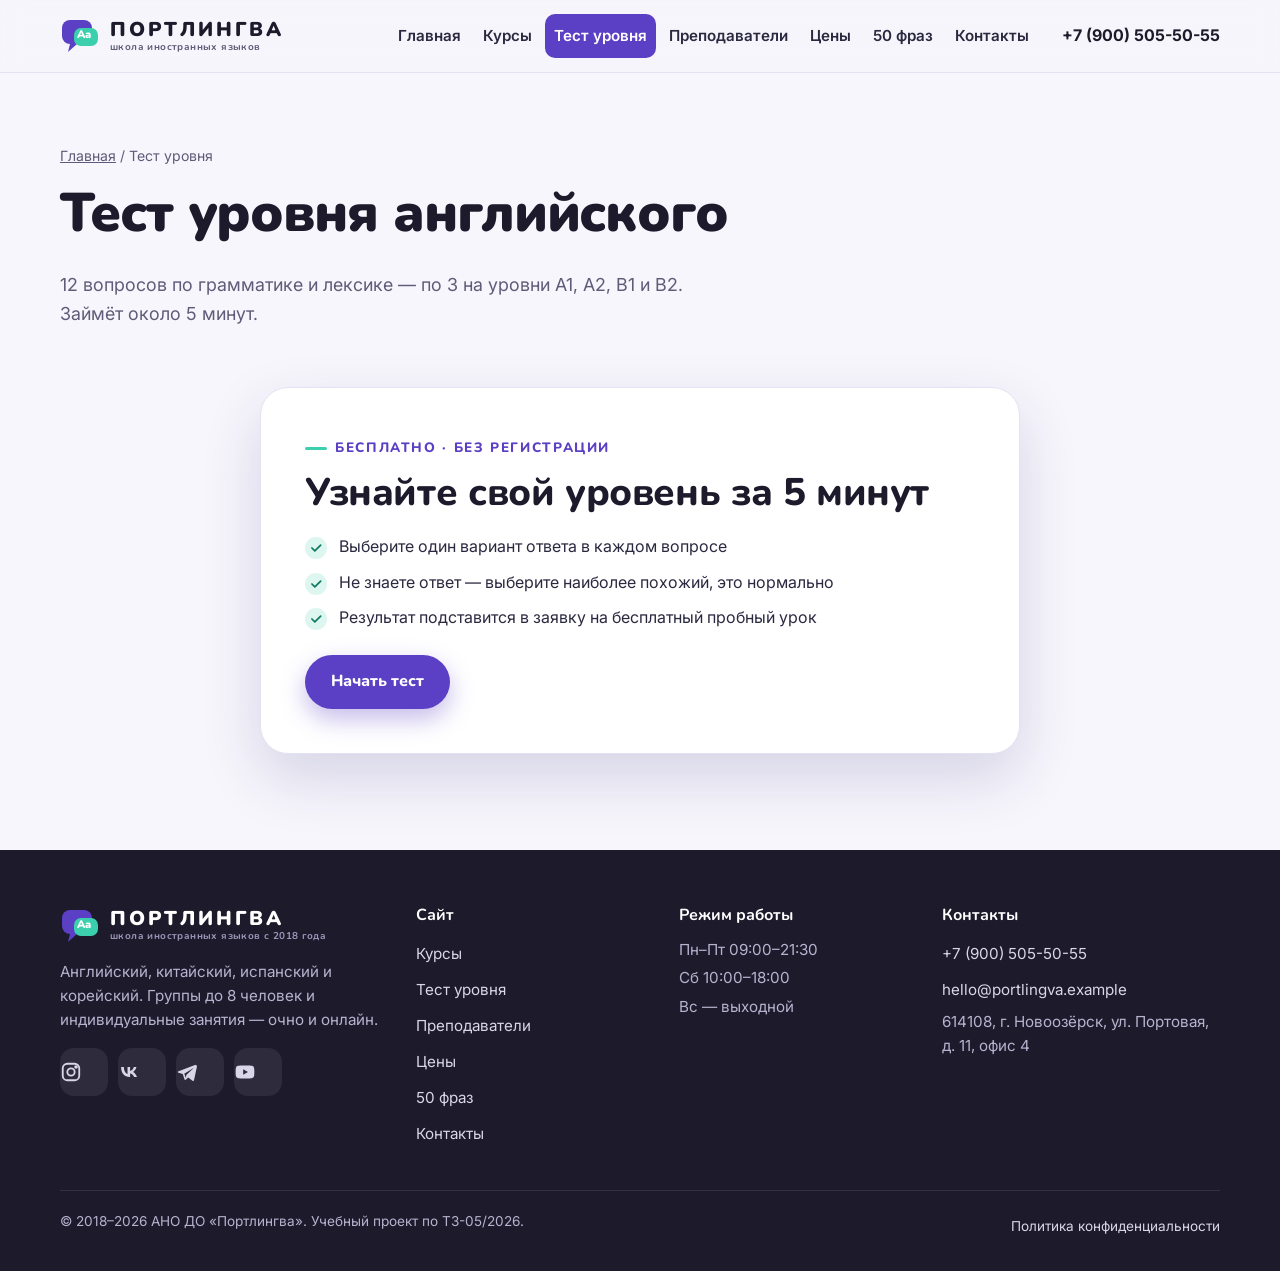
<file: level-test.html>
<!DOCTYPE html>
<html lang="ru">
<head>
  <!-- Google tag (gtag.js) — ресурс GA4 «ПОРТЛИНГВА — сайт» -->
  <script async src="https://www.googletagmanager.com/gtag/js?id=G-2CZ494QV10"></script>
  <script>
    window.dataLayer = window.dataLayer || [];
    function gtag(){dataLayer.push(arguments);}
    gtag('js', new Date());
    gtag('config', 'G-2CZ494QV10', /(?:^|;\s*)ga_debug=1/.test(document.cookie) || /[?&]ga_debug=1/.test(location.search) ? { debug_mode: true } : {});
  </script>
  <meta charset="utf-8">
  <meta name="viewport" content="width=device-width, initial-scale=1">
  <title>Тест уровня английского онлайн — Портлингва</title>
  <meta name="description" content="Бесплатный тест из 12 вопросов: узнайте свой уровень английского от A1 до B2 за 5 минут и запишитесь на пробный урок.">
  <link rel="canonical" href="https://portlingva.vercel.app/level-test.html">
  <meta property="og:type" content="website">
  <meta property="og:locale" content="ru_RU">
  <meta property="og:site_name" content="Портлингва">
  <meta property="og:title" content="Тест уровня английского онлайн — Портлингва">
  <meta property="og:description" content="Бесплатный тест из 12 вопросов: узнайте свой уровень английского от A1 до B2 за 5 минут и запишитесь на пробный урок.">
  <meta property="og:url" content="https://portlingva.vercel.app/level-test.html">
  <meta property="og:image" content="https://portlingva.vercel.app/img/og-image.jpg">
  <meta property="og:image:width" content="1200">
  <meta property="og:image:height" content="630">
  <meta name="twitter:card" content="summary_large_image">
  <meta name="theme-color" content="#5B3FC4">
  <link rel="icon" href="img/favicon.svg" type="image/svg+xml">
  <link rel="icon" href="img/favicon-32.png" sizes="32x32" type="image/png">
  <link rel="apple-touch-icon" href="img/apple-touch-icon.png">
  <link rel="preconnect" href="https://fonts.googleapis.com">
  <link rel="preconnect" href="https://fonts.gstatic.com" crossorigin>
  <link rel="stylesheet" href="https://fonts.googleapis.com/css2?family=Inter:wght@400;500;600;700&family=Nunito:wght@700;800;900&display=swap">
  <link rel="stylesheet" href="css/style.css">
</head>
<body>
  <a class="skip-link" href="#main">Перейти к содержанию</a>
  <header class="site-header">
    <div class="container header-inner">
      <a class="logo" href="index.html" aria-label="Портлингва — на главную"><svg class="logo-mark" viewBox="0 0 40 40" aria-hidden="true"><rect x="2" y="4" width="30" height="24" rx="8" fill="#5B3FC4"/><path d="M10 28l-2 8 9-8z" fill="#5B3FC4"/><rect x="14" y="12" width="24" height="18" rx="7" fill="#3CCFAE"/><text x="17" y="22" font-family="Nunito,Arial" font-weight="900" font-size="11" fill="#fff">Aa</text></svg><span class="logo-text">ПОРТЛИНГВА<small>школа иностранных языков</small></span></a>
      <nav class="nav" id="site-nav" aria-label="Главное меню"><ul><li><a href="index.html">Главная</a></li><li><a href="courses.html">Курсы</a></li><li><a href="level-test.html" aria-current="page">Тест уровня</a></li><li><a href="teachers.html">Преподаватели</a></li><li><a href="prices.html">Цены</a></li><li><a href="phrases.html">50 фраз</a></li><li><a href="contacts.html">Контакты</a></li></ul></nav>
      <a class="header-phone" href="tel:+79005055055" data-event="contact_click" data-contact-type="phone" data-page-section="header">+7 (900) 505-50-55</a>
      <a class="btn btn--primary header-cta" href="contacts.html" data-event="cta_click" data-button-name="header_trial" data-page-section="header">Пробный урок</a>
      <button class="menu-toggle" type="button" aria-label="Открыть меню" aria-controls="site-nav" aria-expanded="false"><span></span></button>
    </div>
  </header>
  <main id="main">
    <section class="page-hero">
      <div class="container">
        <nav class="breadcrumbs" aria-label="Хлебные крошки"><a href="index.html">Главная</a> / Тест уровня</nav>
        <h1>Тест уровня английского</h1>
        <p>12 вопросов по грамматике и лексике — по 3 на уровни A1, A2, B1 и B2. Займёт около 5 минут.</p>
      </div>
    </section>
    <section class="section" style="padding-top:0">
      <div class="container quiz" id="quiz">
        <div class="quiz-card" data-screen="intro">
          <span class="eyebrow">Бесплатно · без регистрации</span>
          <h2>Узнайте свой уровень за 5 минут</h2>
          <ul class="check-list">
            <li>Выберите один вариант ответа в каждом вопросе</li>
            <li>Не знаете ответ — выберите наиболее похожий, это нормально</li>
            <li>Результат подставится в заявку на бесплатный пробный урок</li>
          </ul>
          <button class="btn btn--primary" type="button" id="q-start" data-event="level_test_start" data-page-section="level_test_page">Начать тест</button>
        </div>
        <div class="quiz-card" data-screen="question" hidden>
          <div class="quiz-meta"><span id="q-counter">Вопрос 1 из 12</span><span id="q-stage">Уровень A1</span></div>
          <div class="progress" aria-hidden="true"><span id="q-progress"></span></div>
          <p class="quiz-q" id="q-text" lang="en"></p>
          <fieldset class="answers" id="q-answers"><legend class="skip-link">Варианты ответа</legend></fieldset>
          <p class="field-error" id="q-error" hidden>Выберите вариант ответа</p>
          <button class="btn btn--primary" type="button" id="q-next">Дальше →</button>
        </div>
        <div class="quiz-card quiz-result" data-screen="result" hidden>
          <span class="eyebrow">Ваш результат</span>
          <div class="result-level" id="r-level">A1</div>
          <p>Правильных ответов: <b id="r-score">0 из 12</b></p>
          <div class="level-scale"><div data-level="A1">A1 · начальный</div><div data-level="A2">A2 · элементарный</div><div data-level="B1">B1 · средний</div><div data-level="B2">B2 · выше среднего</div></div>
          <p id="r-advice"></p>
          <p class="form-note">Это ориентировочная оценка. На пробном уроке преподаватель уточнит уровень в разговоре.</p>
          <div class="hero-actions" style="justify-content:center">
            <a class="btn btn--primary" href="contacts.html" data-preselect-language="english" data-event="cta_click" data-button-name="test_result_trial" data-page-section="level_test_result">Записаться на пробный урок</a>
            <button class="btn btn--ghost" type="button" id="q-restart">Пройти ещё раз</button>
          </div>
        </div>
      </div>
    </section>
  </main>
  <footer class="site-footer">
    <div class="container">
      <div class="footer-grid">
        <div>
          <a class="logo" href="index.html" aria-label="Портлингва — на главную"><svg class="logo-mark" viewBox="0 0 40 40" aria-hidden="true"><rect x="2" y="4" width="30" height="24" rx="8" fill="#5B3FC4"/><path d="M10 28l-2 8 9-8z" fill="#5B3FC4"/><rect x="14" y="12" width="24" height="18" rx="7" fill="#3CCFAE"/><text x="17" y="22" font-family="Nunito,Arial" font-weight="900" font-size="11" fill="#fff">Aa</text></svg><span class="logo-text">ПОРТЛИНГВА<small>школа иностранных языков с 2018 года</small></span></a>
          <p>Английский, китайский, испанский и корейский. Группы до 8 человек и индивидуальные занятия — очно и онлайн.</p>
          <div class="socials"><a class="social" href="https://www.instagram.com/portlingva_school/" target="_blank" rel="noopener" aria-label="Instagram" data-event="social_click" data-network="instagram" data-page-section="footer"><svg viewBox="0 0 24 24" fill="none" stroke="currentColor" stroke-width="2" aria-hidden="true"><rect x="3" y="3" width="18" height="18" rx="5"/><circle cx="12" cy="12" r="4"/><circle cx="17.5" cy="6.5" r="1" fill="currentColor"/></svg></a><a class="social" href="https://vk.com/portlingva_school" target="_blank" rel="noopener" aria-label="ВКонтакте" data-event="social_click" data-network="vk" data-page-section="footer"><svg viewBox="0 0 24 24" fill="currentColor" aria-hidden="true"><path d="M12.8 17.5C6.9 17.5 3.5 13.4 3.4 6.6h3c.1 5 2.3 7.1 4 7.6V6.6h2.8v4.3c1.7-.2 3.5-2.1 4.1-4.3h2.8c-.5 2.6-2.4 4.5-3.8 5.3 1.4.6 3.6 2.4 4.4 5.6h-3.1c-.7-2.1-2.3-3.7-4.4-3.9v3.9h-.4z"/></svg></a><a class="social" href="https://t.me/portlingva_school" target="_blank" rel="noopener" aria-label="Telegram" data-event="social_click" data-network="telegram" data-page-section="footer"><svg viewBox="0 0 24 24" fill="currentColor" aria-hidden="true"><path d="M21.4 4.2 2.9 11.3c-1.3.5-1.2 1.2-.2 1.5l4.7 1.5 1.8 5.6c.2.6.4.8.9.8.4 0 .6-.2.9-.5l2.3-2.2 4.7 3.5c.9.5 1.5.2 1.7-.8l3.1-14.5c.3-1.3-.5-1.9-1.4-1.5zM9 14l9.3-5.9c.4-.3.8-.1.5.2l-7.6 6.9-.3 3.3L9 14z"/></svg></a><a class="social" href="https://www.youtube.com/@portlingva_school" target="_blank" rel="noopener" aria-label="YouTube" data-event="social_click" data-network="youtube" data-page-section="footer"><svg viewBox="0 0 24 24" fill="currentColor" aria-hidden="true"><path d="M22 8.2c-.2-1.6-1-2.7-2.6-2.9C16.9 5 12 5 12 5s-4.9 0-7.4.3C3 5.5 2.2 6.6 2 8.2 1.8 9.6 1.8 12 1.8 12s0 2.4.2 3.8c.2 1.6 1 2.7 2.6 2.9 2.5.3 7.4.3 7.4.3s4.9 0 7.4-.3c1.6-.2 2.4-1.3 2.6-2.9.2-1.4.2-3.8.2-3.8s0-2.4-.2-3.8zM10 15V9l5.2 3L10 15z"/></svg></a></div>
        </div>
        <div>
          <h4>Сайт</h4>
          <ul><li><a href="courses.html">Курсы</a></li><li><a href="level-test.html">Тест уровня</a></li><li><a href="teachers.html">Преподаватели</a></li><li><a href="prices.html">Цены</a></li><li><a href="phrases.html">50 фраз</a></li><li><a href="contacts.html">Контакты</a></li></ul>
        </div>
        <div>
          <h4>Режим работы</h4>
          <ul><li>Пн–Пт 09:00–21:30</li><li>Сб 10:00–18:00</li><li>Вс — выходной</li></ul>
        </div>
        <div>
          <h4>Контакты</h4>
          <ul>
            <li><a href="tel:+79005055055" data-event="contact_click" data-contact-type="phone" data-page-section="footer">+7 (900) 505-50-55</a></li>
            <li><a href="mailto:hello@portlingva.example" data-event="contact_click" data-contact-type="email" data-page-section="footer">hello@portlingva.example</a></li>
            <li>614108, г. Новоозёрск, ул. Портовая, д. 11, офис 4</li>
          </ul>
        </div>
      </div>
      <div class="footer-bottom">
        <span>© 2018–<span data-year>2026</span> АНО ДО «Портлингва». Учебный проект по ТЗ-05/2026.</span>
        <a href="privacy.html">Политика конфиденциальности</a>
      </div>
    </div>
  </footer>
  <script src="js/analytics.js" defer></script>
  <script src="js/main.js" defer></script>
  <script src="js/level-test.js" defer></script>
</body>
</html>
</file>
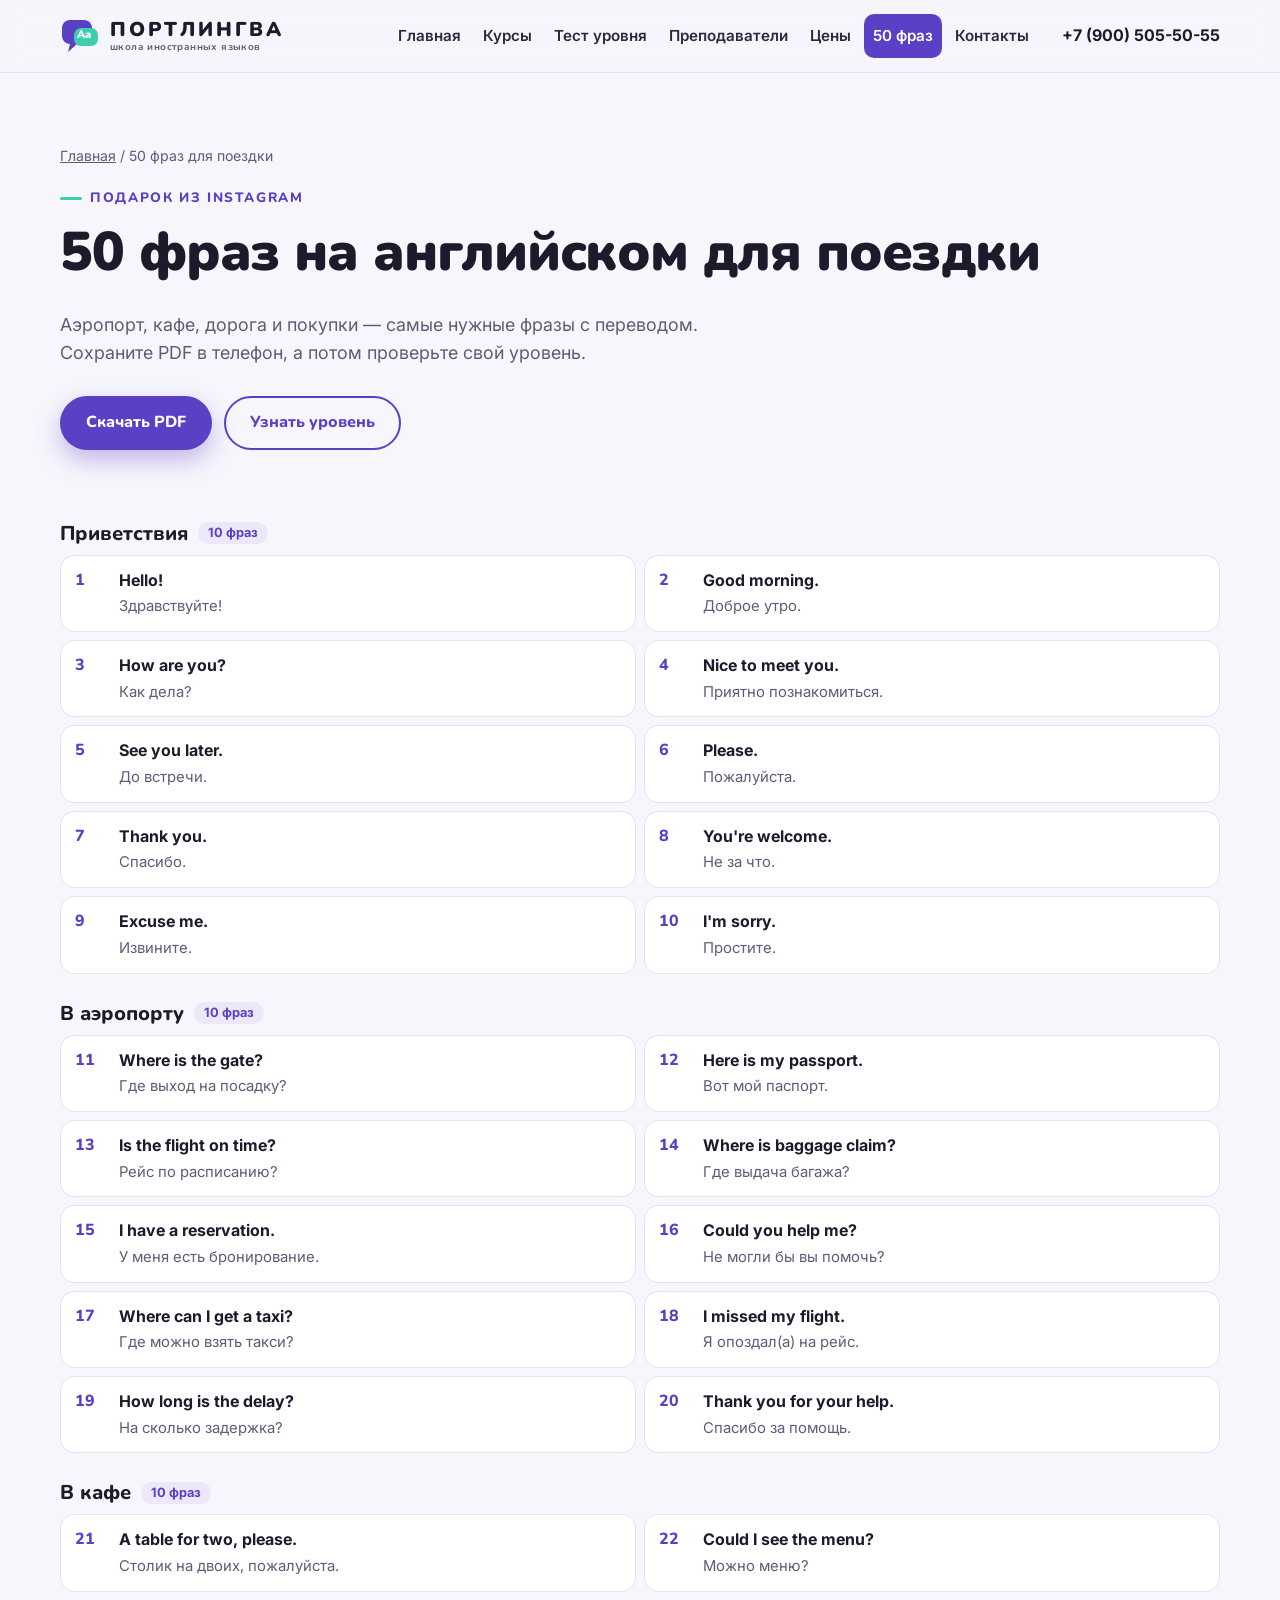
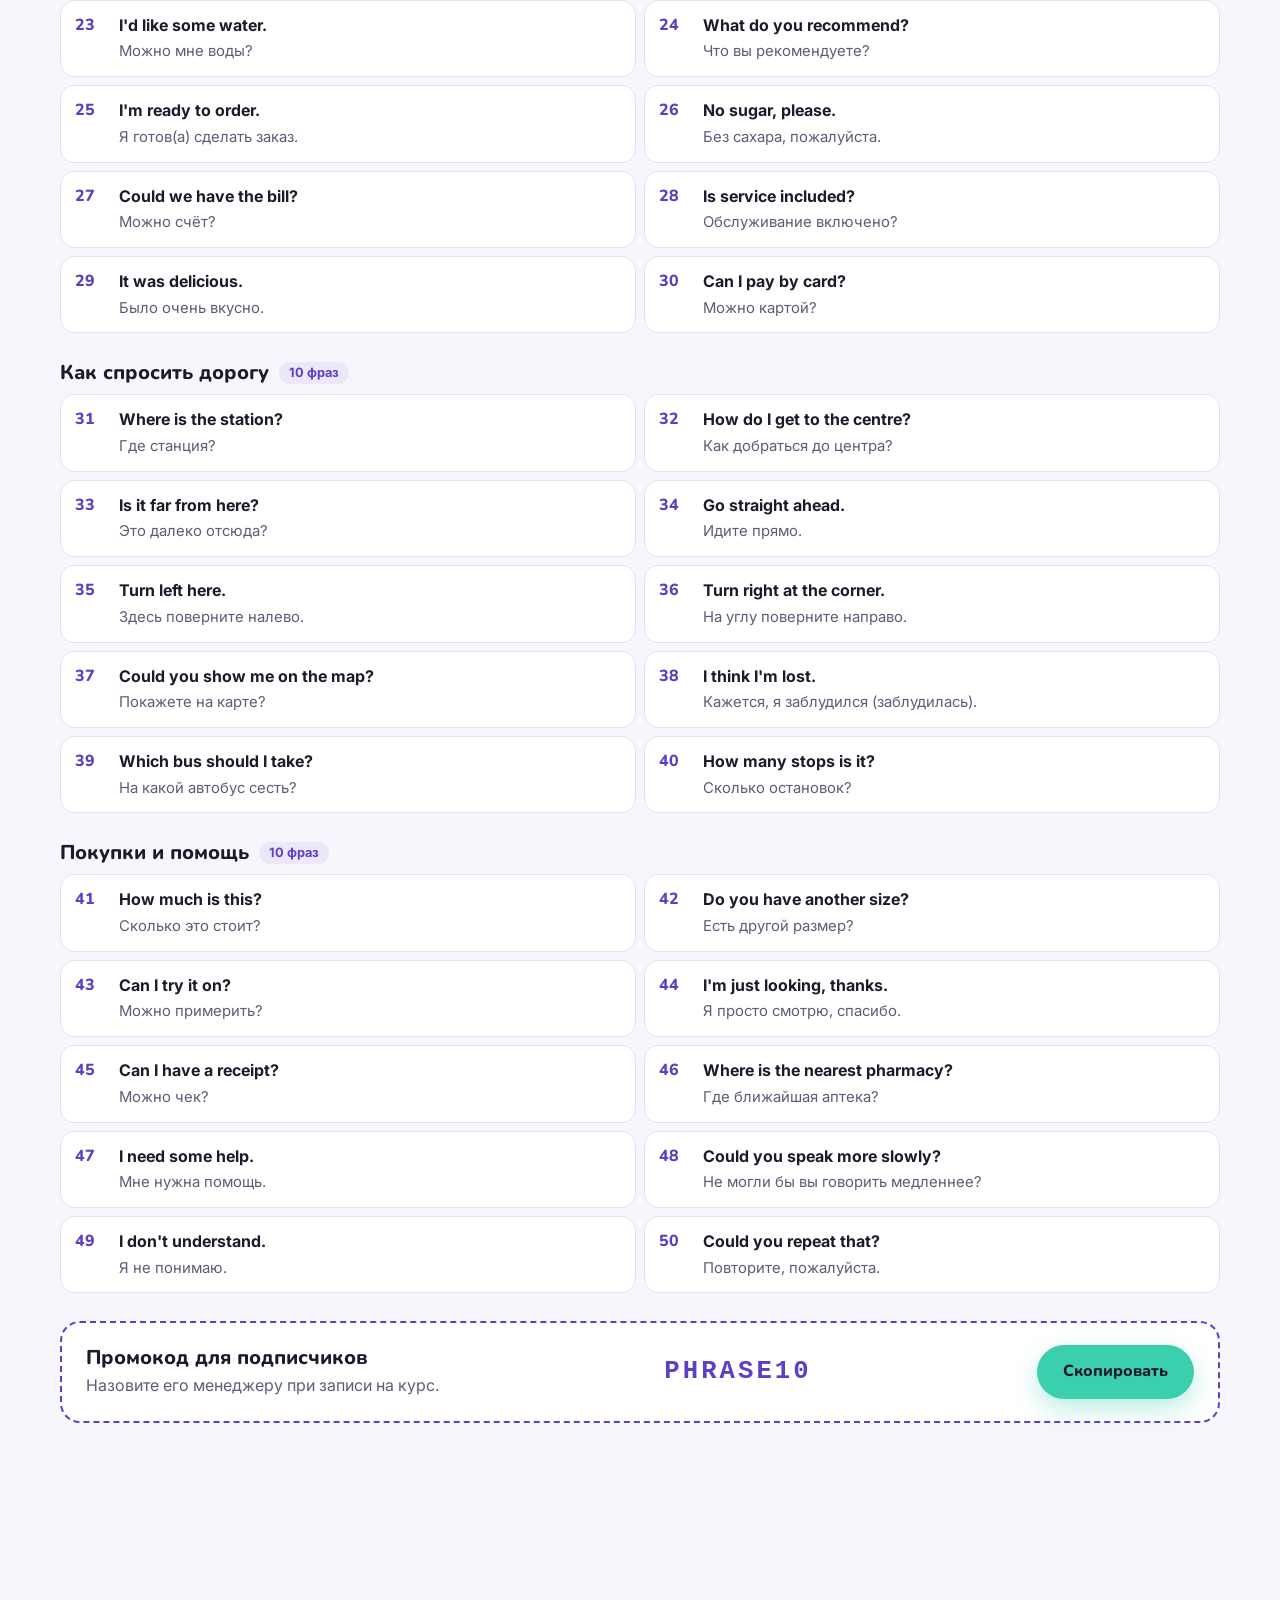
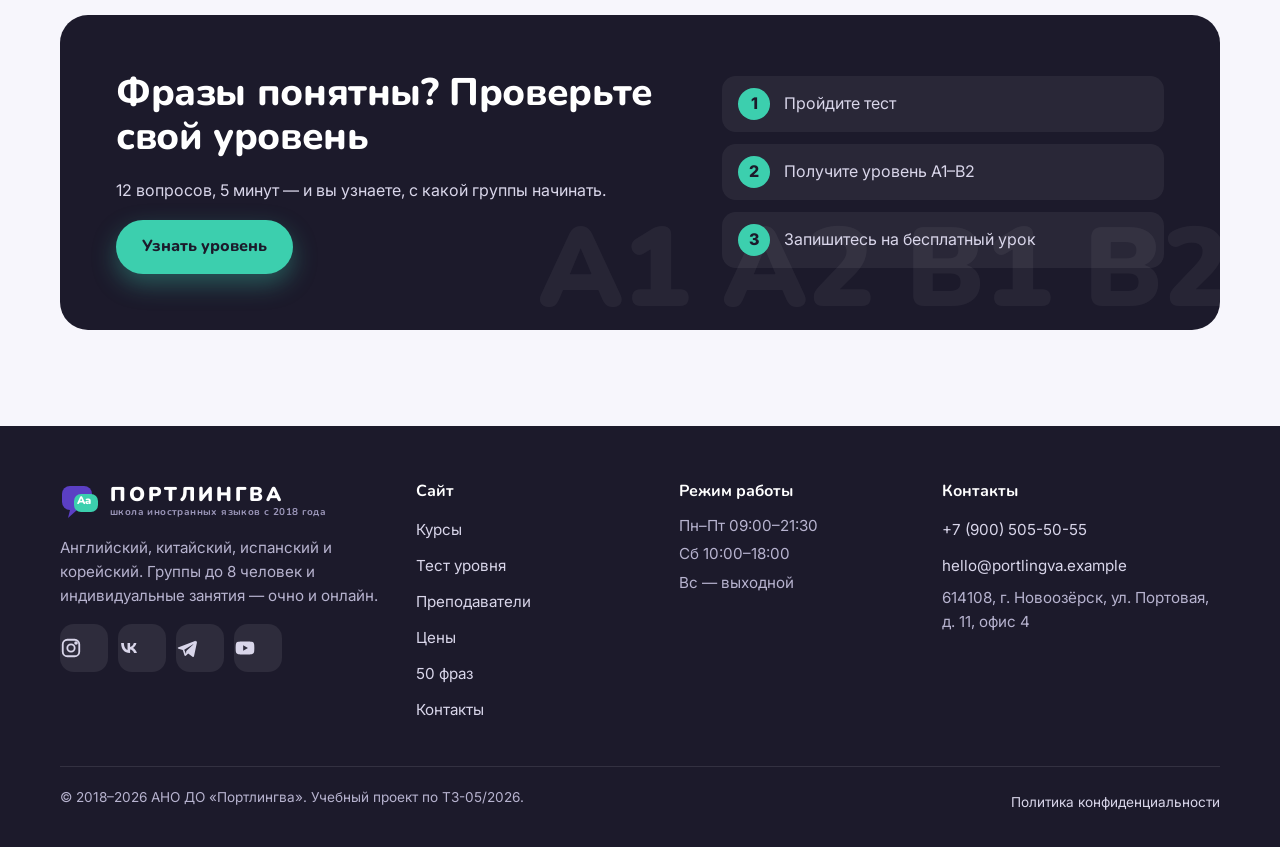
<file: phrases.html>
<!DOCTYPE html>
<html lang="ru">
<head>
  <!-- Google tag (gtag.js) — ресурс GA4 «ПОРТЛИНГВА — сайт» -->
  <script async src="https://www.googletagmanager.com/gtag/js?id=G-2CZ494QV10"></script>
  <script>
    window.dataLayer = window.dataLayer || [];
    function gtag(){dataLayer.push(arguments);}
    gtag('js', new Date());
    gtag('config', 'G-2CZ494QV10', /(?:^|;\s*)ga_debug=1/.test(document.cookie) || /[?&]ga_debug=1/.test(location.search) ? { debug_mode: true } : {});
  </script>
  <meta charset="utf-8">
  <meta name="viewport" content="width=device-width, initial-scale=1">
  <title>50 фраз на английском для поездки — Портлингва</title>
  <meta name="description" content="50 английских фраз для аэропорта, кафе и прогулок по городу с переводом. Скачайте PDF, получите промокод PHRASE10 и проверьте уровень.">
  <link rel="canonical" href="https://portlingva.vercel.app/phrases.html">
  <meta property="og:type" content="website">
  <meta property="og:locale" content="ru_RU">
  <meta property="og:site_name" content="Портлингва">
  <meta property="og:title" content="50 фраз на английском для поездки — Портлингва">
  <meta property="og:description" content="50 английских фраз для аэропорта, кафе и прогулок по городу с переводом. Скачайте PDF, получите промокод PHRASE10 и проверьте уровень.">
  <meta property="og:url" content="https://portlingva.vercel.app/phrases.html">
  <meta property="og:image" content="https://portlingva.vercel.app/img/og-image.jpg">
  <meta property="og:image:width" content="1200">
  <meta property="og:image:height" content="630">
  <meta name="twitter:card" content="summary_large_image">
  <meta name="theme-color" content="#5B3FC4">
  <link rel="icon" href="img/favicon.svg" type="image/svg+xml">
  <link rel="icon" href="img/favicon-32.png" sizes="32x32" type="image/png">
  <link rel="apple-touch-icon" href="img/apple-touch-icon.png">
  <link rel="preconnect" href="https://fonts.googleapis.com">
  <link rel="preconnect" href="https://fonts.gstatic.com" crossorigin>
  <link rel="stylesheet" href="https://fonts.googleapis.com/css2?family=Inter:wght@400;500;600;700&family=Nunito:wght@700;800;900&display=swap">
  <link rel="stylesheet" href="css/style.css">
</head>
<body>
  <a class="skip-link" href="#main">Перейти к содержанию</a>
  <header class="site-header">
    <div class="container header-inner">
      <a class="logo" href="index.html" aria-label="Портлингва — на главную"><svg class="logo-mark" viewBox="0 0 40 40" aria-hidden="true"><rect x="2" y="4" width="30" height="24" rx="8" fill="#5B3FC4"/><path d="M10 28l-2 8 9-8z" fill="#5B3FC4"/><rect x="14" y="12" width="24" height="18" rx="7" fill="#3CCFAE"/><text x="17" y="22" font-family="Nunito,Arial" font-weight="900" font-size="11" fill="#fff">Aa</text></svg><span class="logo-text">ПОРТЛИНГВА<small>школа иностранных языков</small></span></a>
      <nav class="nav" id="site-nav" aria-label="Главное меню"><ul><li><a href="index.html">Главная</a></li><li><a href="courses.html">Курсы</a></li><li><a href="level-test.html">Тест уровня</a></li><li><a href="teachers.html">Преподаватели</a></li><li><a href="prices.html">Цены</a></li><li><a href="phrases.html" aria-current="page">50 фраз</a></li><li><a href="contacts.html">Контакты</a></li></ul></nav>
      <a class="header-phone" href="tel:+79005055055" data-event="contact_click" data-contact-type="phone" data-page-section="header">+7 (900) 505-50-55</a>
      <a class="btn btn--primary header-cta" href="contacts.html" data-event="cta_click" data-button-name="header_trial" data-page-section="header">Пробный урок</a>
      <button class="menu-toggle" type="button" aria-label="Открыть меню" aria-controls="site-nav" aria-expanded="false"><span></span></button>
    </div>
  </header>
  <main id="main">
    <section class="page-hero">
      <div class="container">
        <nav class="breadcrumbs" aria-label="Хлебные крошки"><a href="index.html">Главная</a> / 50 фраз для поездки</nav>
        <span class="eyebrow">Подарок из Instagram</span>
        <h1>50 фраз на английском для поездки</h1>
        <p>Аэропорт, кафе, дорога и покупки — самые нужные фразы с переводом. Сохраните PDF в телефон, а потом проверьте свой уровень.</p>
        <div class="hero-actions">
          <a class="btn btn--primary" href="files/50-phrases.pdf" download>Скачать PDF</a>
          <a class="btn btn--ghost" href="level-test.html" data-event="level_test_start" data-page-section="phrases_top">Узнать уровень</a>
        </div>
      </div>
    </section>
    <section class="section" style="padding-top:0">
      <div class="container">
        <div class="phrase-group">
          <h3>Приветствия <span class="tag">10 фраз</span></h3>
          <ol class="phrase-list" start="1" style="--start:0"><li><span class="en" lang="en">Hello!</span><span class="ru">Здравствуйте!</span></li><li><span class="en" lang="en">Good morning.</span><span class="ru">Доброе утро.</span></li><li><span class="en" lang="en">How are you?</span><span class="ru">Как дела?</span></li><li><span class="en" lang="en">Nice to meet you.</span><span class="ru">Приятно познакомиться.</span></li><li><span class="en" lang="en">See you later.</span><span class="ru">До встречи.</span></li><li><span class="en" lang="en">Please.</span><span class="ru">Пожалуйста.</span></li><li><span class="en" lang="en">Thank you.</span><span class="ru">Спасибо.</span></li><li><span class="en" lang="en">You&#x27;re welcome.</span><span class="ru">Не за что.</span></li><li><span class="en" lang="en">Excuse me.</span><span class="ru">Извините.</span></li><li><span class="en" lang="en">I&#x27;m sorry.</span><span class="ru">Простите.</span></li></ol>
        </div>
        <div class="phrase-group">
          <h3>В аэропорту <span class="tag">10 фраз</span></h3>
          <ol class="phrase-list" start="11" style="--start:10"><li><span class="en" lang="en">Where is the gate?</span><span class="ru">Где выход на посадку?</span></li><li><span class="en" lang="en">Here is my passport.</span><span class="ru">Вот мой паспорт.</span></li><li><span class="en" lang="en">Is the flight on time?</span><span class="ru">Рейс по расписанию?</span></li><li><span class="en" lang="en">Where is baggage claim?</span><span class="ru">Где выдача багажа?</span></li><li><span class="en" lang="en">I have a reservation.</span><span class="ru">У меня есть бронирование.</span></li><li><span class="en" lang="en">Could you help me?</span><span class="ru">Не могли бы вы помочь?</span></li><li><span class="en" lang="en">Where can I get a taxi?</span><span class="ru">Где можно взять такси?</span></li><li><span class="en" lang="en">I missed my flight.</span><span class="ru">Я опоздал(а) на рейс.</span></li><li><span class="en" lang="en">How long is the delay?</span><span class="ru">На сколько задержка?</span></li><li><span class="en" lang="en">Thank you for your help.</span><span class="ru">Спасибо за помощь.</span></li></ol>
        </div>
        <div class="phrase-group">
          <h3>В кафе <span class="tag">10 фраз</span></h3>
          <ol class="phrase-list" start="21" style="--start:20"><li><span class="en" lang="en">A table for two, please.</span><span class="ru">Столик на двоих, пожалуйста.</span></li><li><span class="en" lang="en">Could I see the menu?</span><span class="ru">Можно меню?</span></li><li><span class="en" lang="en">I&#x27;d like some water.</span><span class="ru">Можно мне воды?</span></li><li><span class="en" lang="en">What do you recommend?</span><span class="ru">Что вы рекомендуете?</span></li><li><span class="en" lang="en">I&#x27;m ready to order.</span><span class="ru">Я готов(а) сделать заказ.</span></li><li><span class="en" lang="en">No sugar, please.</span><span class="ru">Без сахара, пожалуйста.</span></li><li><span class="en" lang="en">Could we have the bill?</span><span class="ru">Можно счёт?</span></li><li><span class="en" lang="en">Is service included?</span><span class="ru">Обслуживание включено?</span></li><li><span class="en" lang="en">It was delicious.</span><span class="ru">Было очень вкусно.</span></li><li><span class="en" lang="en">Can I pay by card?</span><span class="ru">Можно картой?</span></li></ol>
        </div>
        <div class="phrase-group">
          <h3>Как спросить дорогу <span class="tag">10 фраз</span></h3>
          <ol class="phrase-list" start="31" style="--start:30"><li><span class="en" lang="en">Where is the station?</span><span class="ru">Где станция?</span></li><li><span class="en" lang="en">How do I get to the centre?</span><span class="ru">Как добраться до центра?</span></li><li><span class="en" lang="en">Is it far from here?</span><span class="ru">Это далеко отсюда?</span></li><li><span class="en" lang="en">Go straight ahead.</span><span class="ru">Идите прямо.</span></li><li><span class="en" lang="en">Turn left here.</span><span class="ru">Здесь поверните налево.</span></li><li><span class="en" lang="en">Turn right at the corner.</span><span class="ru">На углу поверните направо.</span></li><li><span class="en" lang="en">Could you show me on the map?</span><span class="ru">Покажете на карте?</span></li><li><span class="en" lang="en">I think I&#x27;m lost.</span><span class="ru">Кажется, я заблудился (заблудилась).</span></li><li><span class="en" lang="en">Which bus should I take?</span><span class="ru">На какой автобус сесть?</span></li><li><span class="en" lang="en">How many stops is it?</span><span class="ru">Сколько остановок?</span></li></ol>
        </div>
        <div class="phrase-group">
          <h3>Покупки и помощь <span class="tag">10 фраз</span></h3>
          <ol class="phrase-list" start="41" style="--start:40"><li><span class="en" lang="en">How much is this?</span><span class="ru">Сколько это стоит?</span></li><li><span class="en" lang="en">Do you have another size?</span><span class="ru">Есть другой размер?</span></li><li><span class="en" lang="en">Can I try it on?</span><span class="ru">Можно примерить?</span></li><li><span class="en" lang="en">I&#x27;m just looking, thanks.</span><span class="ru">Я просто смотрю, спасибо.</span></li><li><span class="en" lang="en">Can I have a receipt?</span><span class="ru">Можно чек?</span></li><li><span class="en" lang="en">Where is the nearest pharmacy?</span><span class="ru">Где ближайшая аптека?</span></li><li><span class="en" lang="en">I need some help.</span><span class="ru">Мне нужна помощь.</span></li><li><span class="en" lang="en">Could you speak more slowly?</span><span class="ru">Не могли бы вы говорить медленнее?</span></li><li><span class="en" lang="en">I don&#x27;t understand.</span><span class="ru">Я не понимаю.</span></li><li><span class="en" lang="en">Could you repeat that?</span><span class="ru">Повторите, пожалуйста.</span></li></ol>
        </div>
        <div class="promo">
          <div>
            <h3 style="margin:0 0 4px">Промокод для подписчиков</h3>
            <p style="margin:0;color:var(--muted)">Назовите его менеджеру при записи на курс.</p>
          </div>
          <span class="promo-code">PHRASE10</span>
          <button class="btn btn--mint" type="button" id="copy-promo" data-event="promo_copy" data-promo-code="PHRASE10">Скопировать</button>
        </div>
      </div>
    </section>
    <section class="section">
      <div class="container">
        <div class="test-banner">
          <div>
            <h2>Фразы понятны? Проверьте свой уровень</h2>
            <p>12 вопросов, 5 минут — и вы узнаете, с какой группы начинать.</p>
            <a class="btn btn--mint" href="level-test.html" data-event="level_test_start" data-page-section="phrases_bottom">Узнать уровень</a>
          </div>
          <ol class="steps"><li>Пройдите тест</li><li>Получите уровень A1–B2</li><li>Запишитесь на бесплатный урок</li></ol>
        </div>
      </div>
    </section>
  </main>
  <footer class="site-footer">
    <div class="container">
      <div class="footer-grid">
        <div>
          <a class="logo" href="index.html" aria-label="Портлингва — на главную"><svg class="logo-mark" viewBox="0 0 40 40" aria-hidden="true"><rect x="2" y="4" width="30" height="24" rx="8" fill="#5B3FC4"/><path d="M10 28l-2 8 9-8z" fill="#5B3FC4"/><rect x="14" y="12" width="24" height="18" rx="7" fill="#3CCFAE"/><text x="17" y="22" font-family="Nunito,Arial" font-weight="900" font-size="11" fill="#fff">Aa</text></svg><span class="logo-text">ПОРТЛИНГВА<small>школа иностранных языков с 2018 года</small></span></a>
          <p>Английский, китайский, испанский и корейский. Группы до 8 человек и индивидуальные занятия — очно и онлайн.</p>
          <div class="socials"><a class="social" href="https://www.instagram.com/portlingva_school/" target="_blank" rel="noopener" aria-label="Instagram" data-event="social_click" data-network="instagram" data-page-section="footer"><svg viewBox="0 0 24 24" fill="none" stroke="currentColor" stroke-width="2" aria-hidden="true"><rect x="3" y="3" width="18" height="18" rx="5"/><circle cx="12" cy="12" r="4"/><circle cx="17.5" cy="6.5" r="1" fill="currentColor"/></svg></a><a class="social" href="https://vk.com/portlingva_school" target="_blank" rel="noopener" aria-label="ВКонтакте" data-event="social_click" data-network="vk" data-page-section="footer"><svg viewBox="0 0 24 24" fill="currentColor" aria-hidden="true"><path d="M12.8 17.5C6.9 17.5 3.5 13.4 3.4 6.6h3c.1 5 2.3 7.1 4 7.6V6.6h2.8v4.3c1.7-.2 3.5-2.1 4.1-4.3h2.8c-.5 2.6-2.4 4.5-3.8 5.3 1.4.6 3.6 2.4 4.4 5.6h-3.1c-.7-2.1-2.3-3.7-4.4-3.9v3.9h-.4z"/></svg></a><a class="social" href="https://t.me/portlingva_school" target="_blank" rel="noopener" aria-label="Telegram" data-event="social_click" data-network="telegram" data-page-section="footer"><svg viewBox="0 0 24 24" fill="currentColor" aria-hidden="true"><path d="M21.4 4.2 2.9 11.3c-1.3.5-1.2 1.2-.2 1.5l4.7 1.5 1.8 5.6c.2.6.4.8.9.8.4 0 .6-.2.9-.5l2.3-2.2 4.7 3.5c.9.5 1.5.2 1.7-.8l3.1-14.5c.3-1.3-.5-1.9-1.4-1.5zM9 14l9.3-5.9c.4-.3.8-.1.5.2l-7.6 6.9-.3 3.3L9 14z"/></svg></a><a class="social" href="https://www.youtube.com/@portlingva_school" target="_blank" rel="noopener" aria-label="YouTube" data-event="social_click" data-network="youtube" data-page-section="footer"><svg viewBox="0 0 24 24" fill="currentColor" aria-hidden="true"><path d="M22 8.2c-.2-1.6-1-2.7-2.6-2.9C16.9 5 12 5 12 5s-4.9 0-7.4.3C3 5.5 2.2 6.6 2 8.2 1.8 9.6 1.8 12 1.8 12s0 2.4.2 3.8c.2 1.6 1 2.7 2.6 2.9 2.5.3 7.4.3 7.4.3s4.9 0 7.4-.3c1.6-.2 2.4-1.3 2.6-2.9.2-1.4.2-3.8.2-3.8s0-2.4-.2-3.8zM10 15V9l5.2 3L10 15z"/></svg></a></div>
        </div>
        <div>
          <h4>Сайт</h4>
          <ul><li><a href="courses.html">Курсы</a></li><li><a href="level-test.html">Тест уровня</a></li><li><a href="teachers.html">Преподаватели</a></li><li><a href="prices.html">Цены</a></li><li><a href="phrases.html">50 фраз</a></li><li><a href="contacts.html">Контакты</a></li></ul>
        </div>
        <div>
          <h4>Режим работы</h4>
          <ul><li>Пн–Пт 09:00–21:30</li><li>Сб 10:00–18:00</li><li>Вс — выходной</li></ul>
        </div>
        <div>
          <h4>Контакты</h4>
          <ul>
            <li><a href="tel:+79005055055" data-event="contact_click" data-contact-type="phone" data-page-section="footer">+7 (900) 505-50-55</a></li>
            <li><a href="mailto:hello@portlingva.example" data-event="contact_click" data-contact-type="email" data-page-section="footer">hello@portlingva.example</a></li>
            <li>614108, г. Новоозёрск, ул. Портовая, д. 11, офис 4</li>
          </ul>
        </div>
      </div>
      <div class="footer-bottom">
        <span>© 2018–<span data-year>2026</span> АНО ДО «Портлингва». Учебный проект по ТЗ-05/2026.</span>
        <a href="privacy.html">Политика конфиденциальности</a>
      </div>
    </div>
  </footer>
  <script src="js/analytics.js" defer></script>
  <script src="js/main.js" defer></script>
</body>
</html>
</file>
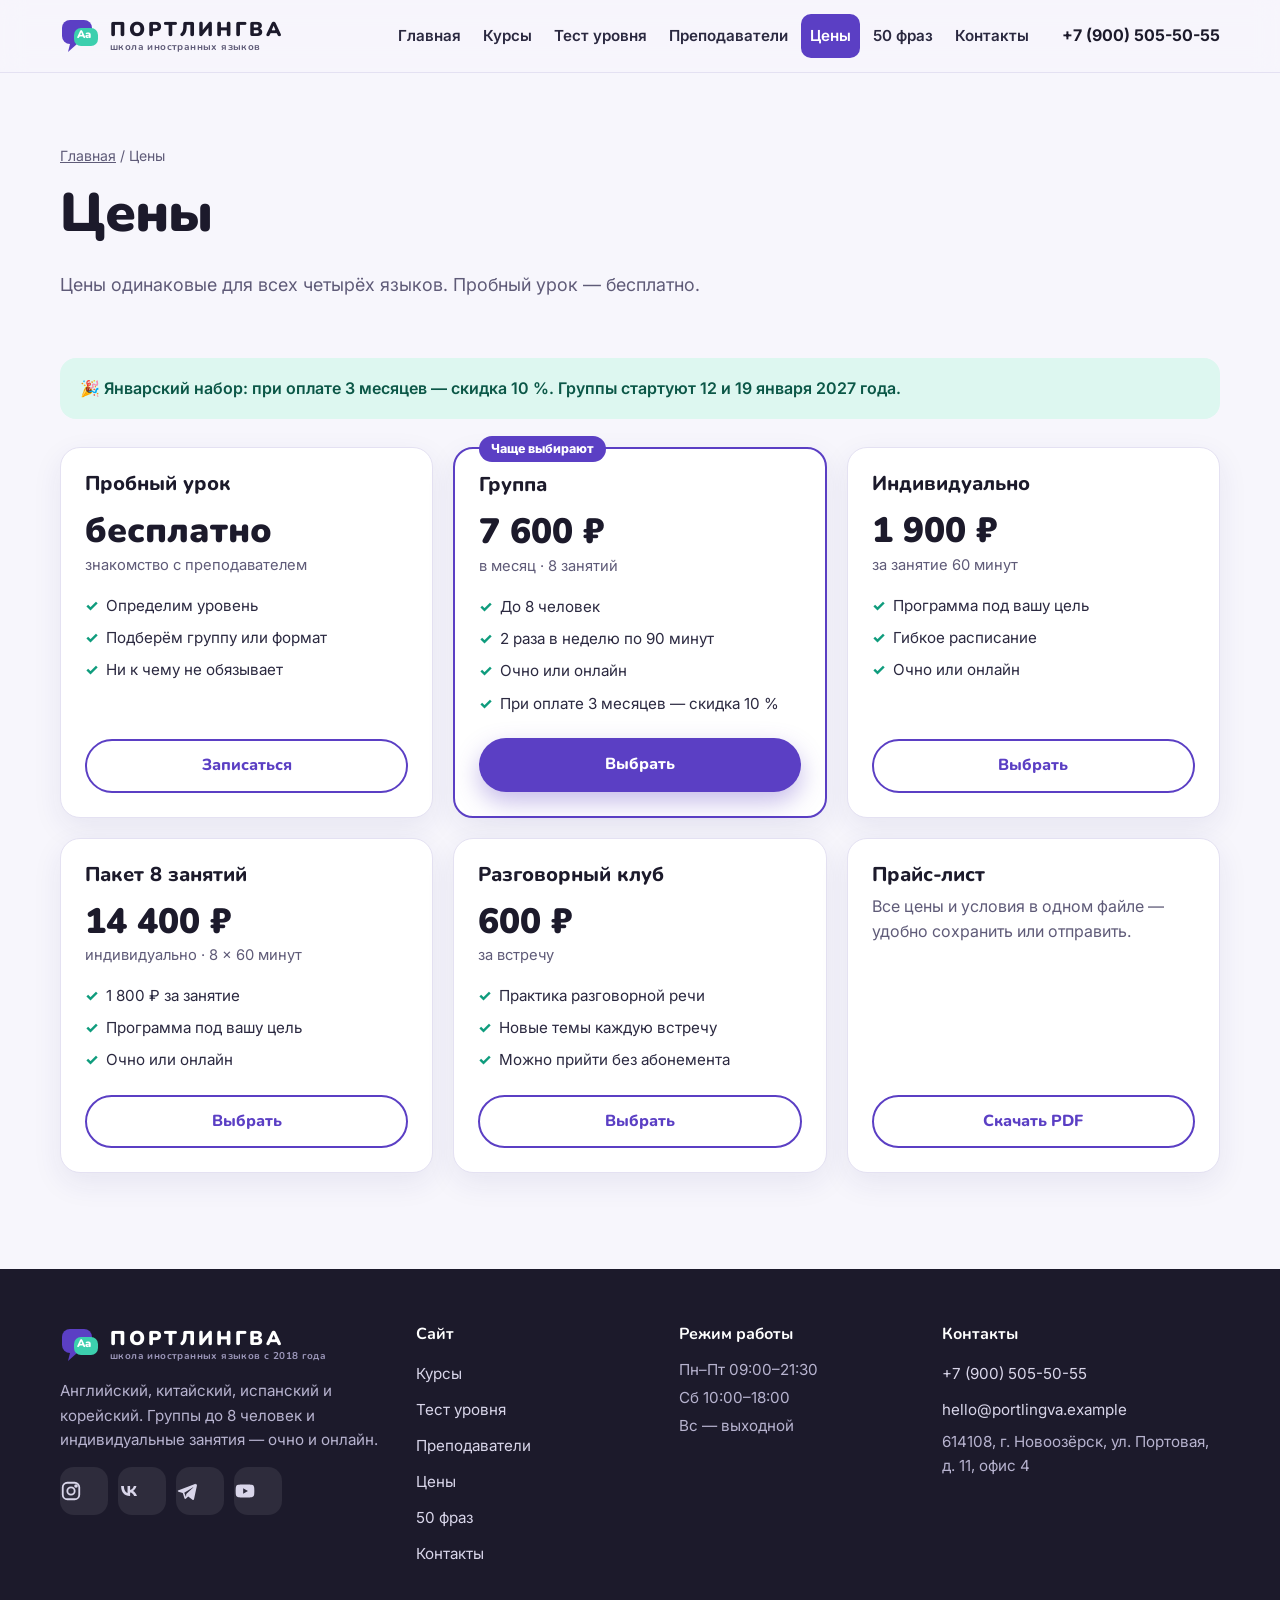
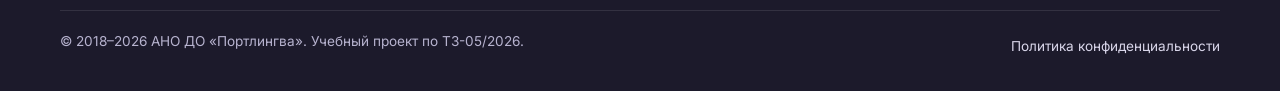
<file: prices.html>
<!DOCTYPE html>
<html lang="ru">
<head>
  <!-- Google tag (gtag.js) — ресурс GA4 «ПОРТЛИНГВА — сайт» -->
  <script async src="https://www.googletagmanager.com/gtag/js?id=G-2CZ494QV10"></script>
  <script>
    window.dataLayer = window.dataLayer || [];
    function gtag(){dataLayer.push(arguments);}
    gtag('js', new Date());
    gtag('config', 'G-2CZ494QV10', /(?:^|;\s*)ga_debug=1/.test(document.cookie) || /[?&]ga_debug=1/.test(location.search) ? { debug_mode: true } : {});
  </script>
  <meta charset="utf-8">
  <meta name="viewport" content="width=device-width, initial-scale=1">
  <title>Цены на курсы иностранных языков — Портлингва</title>
  <meta name="description" content="Группа — 7 600 ₽ в месяц, индивидуально — 1 900 ₽ за занятие, пакет из 8 занятий — 14 400 ₽, разговорный клуб — 600 ₽. Пробный урок бесплатно.">
  <link rel="canonical" href="https://portlingva.vercel.app/prices.html">
  <meta property="og:type" content="website">
  <meta property="og:locale" content="ru_RU">
  <meta property="og:site_name" content="Портлингва">
  <meta property="og:title" content="Цены на курсы иностранных языков — Портлингва">
  <meta property="og:description" content="Группа — 7 600 ₽ в месяц, индивидуально — 1 900 ₽ за занятие, пакет из 8 занятий — 14 400 ₽, разговорный клуб — 600 ₽. Пробный урок бесплатно.">
  <meta property="og:url" content="https://portlingva.vercel.app/prices.html">
  <meta property="og:image" content="https://portlingva.vercel.app/img/og-image.jpg">
  <meta property="og:image:width" content="1200">
  <meta property="og:image:height" content="630">
  <meta name="twitter:card" content="summary_large_image">
  <meta name="theme-color" content="#5B3FC4">
  <link rel="icon" href="img/favicon.svg" type="image/svg+xml">
  <link rel="icon" href="img/favicon-32.png" sizes="32x32" type="image/png">
  <link rel="apple-touch-icon" href="img/apple-touch-icon.png">
  <link rel="preconnect" href="https://fonts.googleapis.com">
  <link rel="preconnect" href="https://fonts.gstatic.com" crossorigin>
  <link rel="stylesheet" href="https://fonts.googleapis.com/css2?family=Inter:wght@400;500;600;700&family=Nunito:wght@700;800;900&display=swap">
  <link rel="stylesheet" href="css/style.css">
</head>
<body>
  <a class="skip-link" href="#main">Перейти к содержанию</a>
  <header class="site-header">
    <div class="container header-inner">
      <a class="logo" href="index.html" aria-label="Портлингва — на главную"><svg class="logo-mark" viewBox="0 0 40 40" aria-hidden="true"><rect x="2" y="4" width="30" height="24" rx="8" fill="#5B3FC4"/><path d="M10 28l-2 8 9-8z" fill="#5B3FC4"/><rect x="14" y="12" width="24" height="18" rx="7" fill="#3CCFAE"/><text x="17" y="22" font-family="Nunito,Arial" font-weight="900" font-size="11" fill="#fff">Aa</text></svg><span class="logo-text">ПОРТЛИНГВА<small>школа иностранных языков</small></span></a>
      <nav class="nav" id="site-nav" aria-label="Главное меню"><ul><li><a href="index.html">Главная</a></li><li><a href="courses.html">Курсы</a></li><li><a href="level-test.html">Тест уровня</a></li><li><a href="teachers.html">Преподаватели</a></li><li><a href="prices.html" aria-current="page">Цены</a></li><li><a href="phrases.html">50 фраз</a></li><li><a href="contacts.html">Контакты</a></li></ul></nav>
      <a class="header-phone" href="tel:+79005055055" data-event="contact_click" data-contact-type="phone" data-page-section="header">+7 (900) 505-50-55</a>
      <a class="btn btn--primary header-cta" href="contacts.html" data-event="cta_click" data-button-name="header_trial" data-page-section="header">Пробный урок</a>
      <button class="menu-toggle" type="button" aria-label="Открыть меню" aria-controls="site-nav" aria-expanded="false"><span></span></button>
    </div>
  </header>
  <main id="main">
    <section class="page-hero">
      <div class="container">
        <nav class="breadcrumbs" aria-label="Хлебные крошки"><a href="index.html">Главная</a> / Цены</nav>
        <h1>Цены</h1>
        <p>Цены одинаковые для всех четырёх языков. Пробный урок — бесплатно.</p>
      </div>
    </section>
    <section class="section" style="padding-top:0">
      <div class="container">
        <div class="notice" style="margin-bottom:28px">🎉 Январский набор: при оплате 3 месяцев — скидка 10 %. Группы стартуют 12 и 19 января 2027 года.</div>
        <div class="grid grid--3">
          <article class="card tariff">
            <h3>Пробный урок</h3>
            <div class="amount">бесплатно</div>
            <div class="per">знакомство с преподавателем</div>
            <ul><li>Определим уровень</li><li>Подберём группу или формат</li><li>Ни к чему не обязывает</li></ul>
            <a class="btn btn--ghost btn--block" href="contacts.html" data-event="select_tariff" data-tariff-name="trial" data-tariff-price="0">Записаться</a>
          </article>
          <article class="card tariff tariff--accent">
            <h3>Группа</h3>
            <div class="amount">7 600 ₽</div>
            <div class="per">в месяц · 8 занятий</div>
            <ul><li>До 8 человек</li><li>2 раза в неделю по 90 минут</li><li>Очно или онлайн</li><li>При оплате 3 месяцев — скидка 10 %</li></ul>
            <a class="btn btn--primary btn--block" href="contacts.html" data-event="select_tariff" data-tariff-name="group_month" data-tariff-price="7600">Выбрать</a>
          </article>
          <article class="card tariff">
            <h3>Индивидуально</h3>
            <div class="amount">1 900 ₽</div>
            <div class="per">за занятие 60 минут</div>
            <ul><li>Программа под вашу цель</li><li>Гибкое расписание</li><li>Очно или онлайн</li></ul>
            <a class="btn btn--ghost btn--block" href="contacts.html" data-event="select_tariff" data-tariff-name="individual_lesson" data-tariff-price="1900">Выбрать</a>
          </article>
          <article class="card tariff">
            <h3>Пакет 8 занятий</h3>
            <div class="amount">14 400 ₽</div>
            <div class="per">индивидуально · 8 × 60 минут</div>
            <ul><li>1 800 ₽ за занятие</li><li>Программа под вашу цель</li><li>Очно или онлайн</li></ul>
            <a class="btn btn--ghost btn--block" href="contacts.html" data-event="select_tariff" data-tariff-name="individual_pack_8" data-tariff-price="14400">Выбрать</a>
          </article>
          <article class="card tariff">
            <h3>Разговорный клуб</h3>
            <div class="amount">600 ₽</div>
            <div class="per">за встречу</div>
            <ul><li>Практика разговорной речи</li><li>Новые темы каждую встречу</li><li>Можно прийти без абонемента</li></ul>
            <a class="btn btn--ghost btn--block" href="contacts.html" data-event="select_tariff" data-tariff-name="speaking_club" data-tariff-price="600">Выбрать</a>
          </article>
          <article class="card tariff">
            <h3>Прайс-лист</h3>
            <p>Все цены и условия в одном файле — удобно сохранить или отправить.</p>
            <a class="btn btn--ghost btn--block" href="files/price-list.pdf" download>Скачать PDF</a>
          </article>
        </div>
      </div>
    </section>
  </main>
  <footer class="site-footer">
    <div class="container">
      <div class="footer-grid">
        <div>
          <a class="logo" href="index.html" aria-label="Портлингва — на главную"><svg class="logo-mark" viewBox="0 0 40 40" aria-hidden="true"><rect x="2" y="4" width="30" height="24" rx="8" fill="#5B3FC4"/><path d="M10 28l-2 8 9-8z" fill="#5B3FC4"/><rect x="14" y="12" width="24" height="18" rx="7" fill="#3CCFAE"/><text x="17" y="22" font-family="Nunito,Arial" font-weight="900" font-size="11" fill="#fff">Aa</text></svg><span class="logo-text">ПОРТЛИНГВА<small>школа иностранных языков с 2018 года</small></span></a>
          <p>Английский, китайский, испанский и корейский. Группы до 8 человек и индивидуальные занятия — очно и онлайн.</p>
          <div class="socials"><a class="social" href="https://www.instagram.com/portlingva_school/" target="_blank" rel="noopener" aria-label="Instagram" data-event="social_click" data-network="instagram" data-page-section="footer"><svg viewBox="0 0 24 24" fill="none" stroke="currentColor" stroke-width="2" aria-hidden="true"><rect x="3" y="3" width="18" height="18" rx="5"/><circle cx="12" cy="12" r="4"/><circle cx="17.5" cy="6.5" r="1" fill="currentColor"/></svg></a><a class="social" href="https://vk.com/portlingva_school" target="_blank" rel="noopener" aria-label="ВКонтакте" data-event="social_click" data-network="vk" data-page-section="footer"><svg viewBox="0 0 24 24" fill="currentColor" aria-hidden="true"><path d="M12.8 17.5C6.9 17.5 3.5 13.4 3.4 6.6h3c.1 5 2.3 7.1 4 7.6V6.6h2.8v4.3c1.7-.2 3.5-2.1 4.1-4.3h2.8c-.5 2.6-2.4 4.5-3.8 5.3 1.4.6 3.6 2.4 4.4 5.6h-3.1c-.7-2.1-2.3-3.7-4.4-3.9v3.9h-.4z"/></svg></a><a class="social" href="https://t.me/portlingva_school" target="_blank" rel="noopener" aria-label="Telegram" data-event="social_click" data-network="telegram" data-page-section="footer"><svg viewBox="0 0 24 24" fill="currentColor" aria-hidden="true"><path d="M21.4 4.2 2.9 11.3c-1.3.5-1.2 1.2-.2 1.5l4.7 1.5 1.8 5.6c.2.6.4.8.9.8.4 0 .6-.2.9-.5l2.3-2.2 4.7 3.5c.9.5 1.5.2 1.7-.8l3.1-14.5c.3-1.3-.5-1.9-1.4-1.5zM9 14l9.3-5.9c.4-.3.8-.1.5.2l-7.6 6.9-.3 3.3L9 14z"/></svg></a><a class="social" href="https://www.youtube.com/@portlingva_school" target="_blank" rel="noopener" aria-label="YouTube" data-event="social_click" data-network="youtube" data-page-section="footer"><svg viewBox="0 0 24 24" fill="currentColor" aria-hidden="true"><path d="M22 8.2c-.2-1.6-1-2.7-2.6-2.9C16.9 5 12 5 12 5s-4.9 0-7.4.3C3 5.5 2.2 6.6 2 8.2 1.8 9.6 1.8 12 1.8 12s0 2.4.2 3.8c.2 1.6 1 2.7 2.6 2.9 2.5.3 7.4.3 7.4.3s4.9 0 7.4-.3c1.6-.2 2.4-1.3 2.6-2.9.2-1.4.2-3.8.2-3.8s0-2.4-.2-3.8zM10 15V9l5.2 3L10 15z"/></svg></a></div>
        </div>
        <div>
          <h4>Сайт</h4>
          <ul><li><a href="courses.html">Курсы</a></li><li><a href="level-test.html">Тест уровня</a></li><li><a href="teachers.html">Преподаватели</a></li><li><a href="prices.html">Цены</a></li><li><a href="phrases.html">50 фраз</a></li><li><a href="contacts.html">Контакты</a></li></ul>
        </div>
        <div>
          <h4>Режим работы</h4>
          <ul><li>Пн–Пт 09:00–21:30</li><li>Сб 10:00–18:00</li><li>Вс — выходной</li></ul>
        </div>
        <div>
          <h4>Контакты</h4>
          <ul>
            <li><a href="tel:+79005055055" data-event="contact_click" data-contact-type="phone" data-page-section="footer">+7 (900) 505-50-55</a></li>
            <li><a href="mailto:hello@portlingva.example" data-event="contact_click" data-contact-type="email" data-page-section="footer">hello@portlingva.example</a></li>
            <li>614108, г. Новоозёрск, ул. Портовая, д. 11, офис 4</li>
          </ul>
        </div>
      </div>
      <div class="footer-bottom">
        <span>© 2018–<span data-year>2026</span> АНО ДО «Портлингва». Учебный проект по ТЗ-05/2026.</span>
        <a href="privacy.html">Политика конфиденциальности</a>
      </div>
    </div>
  </footer>
  <script src="js/analytics.js" defer></script>
  <script src="js/main.js" defer></script>
</body>
</html>
</file>
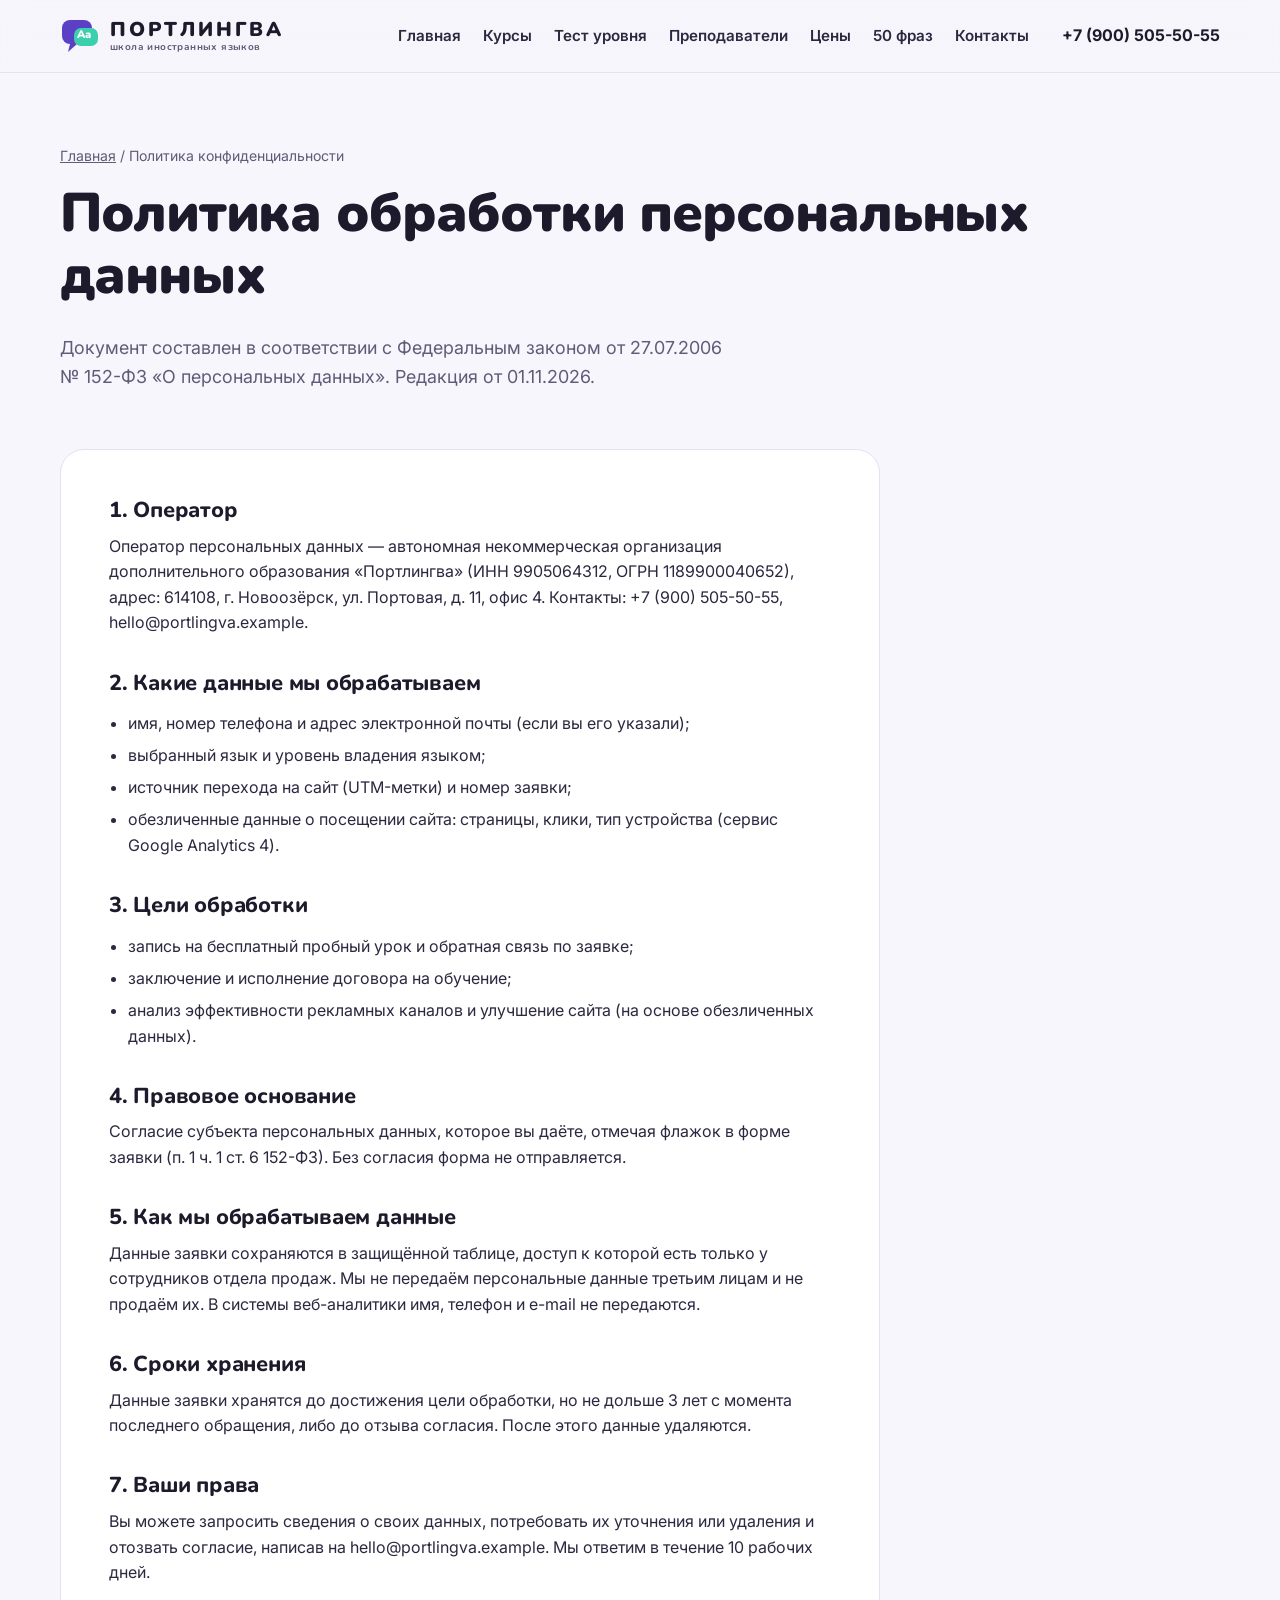
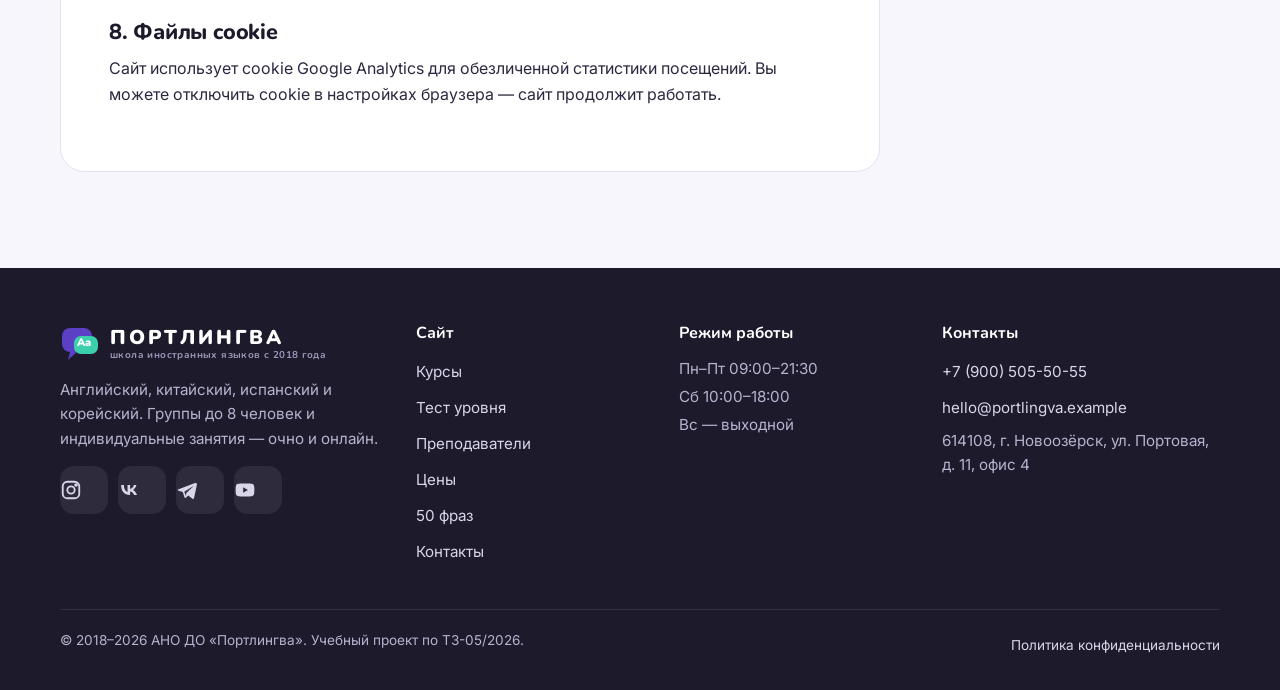
<file: privacy.html>
<!DOCTYPE html>
<html lang="ru">
<head>
  <!-- Google tag (gtag.js) — ресурс GA4 «ПОРТЛИНГВА — сайт» -->
  <script async src="https://www.googletagmanager.com/gtag/js?id=G-2CZ494QV10"></script>
  <script>
    window.dataLayer = window.dataLayer || [];
    function gtag(){dataLayer.push(arguments);}
    gtag('js', new Date());
    gtag('config', 'G-2CZ494QV10', /(?:^|;\s*)ga_debug=1/.test(document.cookie) || /[?&]ga_debug=1/.test(location.search) ? { debug_mode: true } : {});
  </script>
  <meta charset="utf-8">
  <meta name="viewport" content="width=device-width, initial-scale=1">
  <title>Политика конфиденциальности — Портлингва</title>
  <meta name="description" content="Как школа «Портлингва» обрабатывает персональные данные из заявок на пробный урок: цели, сроки хранения, права по 152-ФЗ.">
  <link rel="canonical" href="https://portlingva.vercel.app/privacy.html">
  <meta property="og:type" content="website">
  <meta property="og:locale" content="ru_RU">
  <meta property="og:site_name" content="Портлингва">
  <meta property="og:title" content="Политика конфиденциальности — Портлингва">
  <meta property="og:description" content="Как школа «Портлингва» обрабатывает персональные данные из заявок на пробный урок: цели, сроки хранения, права по 152-ФЗ.">
  <meta property="og:url" content="https://portlingva.vercel.app/privacy.html">
  <meta property="og:image" content="https://portlingva.vercel.app/img/og-image.jpg">
  <meta property="og:image:width" content="1200">
  <meta property="og:image:height" content="630">
  <meta name="twitter:card" content="summary_large_image">
  <meta name="theme-color" content="#5B3FC4">
  <link rel="icon" href="img/favicon.svg" type="image/svg+xml">
  <link rel="icon" href="img/favicon-32.png" sizes="32x32" type="image/png">
  <link rel="apple-touch-icon" href="img/apple-touch-icon.png">
  <link rel="preconnect" href="https://fonts.googleapis.com">
  <link rel="preconnect" href="https://fonts.gstatic.com" crossorigin>
  <link rel="stylesheet" href="https://fonts.googleapis.com/css2?family=Inter:wght@400;500;600;700&family=Nunito:wght@700;800;900&display=swap">
  <link rel="stylesheet" href="css/style.css">
</head>
<body>
  <a class="skip-link" href="#main">Перейти к содержанию</a>
  <header class="site-header">
    <div class="container header-inner">
      <a class="logo" href="index.html" aria-label="Портлингва — на главную"><svg class="logo-mark" viewBox="0 0 40 40" aria-hidden="true"><rect x="2" y="4" width="30" height="24" rx="8" fill="#5B3FC4"/><path d="M10 28l-2 8 9-8z" fill="#5B3FC4"/><rect x="14" y="12" width="24" height="18" rx="7" fill="#3CCFAE"/><text x="17" y="22" font-family="Nunito,Arial" font-weight="900" font-size="11" fill="#fff">Aa</text></svg><span class="logo-text">ПОРТЛИНГВА<small>школа иностранных языков</small></span></a>
      <nav class="nav" id="site-nav" aria-label="Главное меню"><ul><li><a href="index.html">Главная</a></li><li><a href="courses.html">Курсы</a></li><li><a href="level-test.html">Тест уровня</a></li><li><a href="teachers.html">Преподаватели</a></li><li><a href="prices.html">Цены</a></li><li><a href="phrases.html">50 фраз</a></li><li><a href="contacts.html">Контакты</a></li></ul></nav>
      <a class="header-phone" href="tel:+79005055055" data-event="contact_click" data-contact-type="phone" data-page-section="header">+7 (900) 505-50-55</a>
      <a class="btn btn--primary header-cta" href="contacts.html" data-event="cta_click" data-button-name="header_trial" data-page-section="header">Пробный урок</a>
      <button class="menu-toggle" type="button" aria-label="Открыть меню" aria-controls="site-nav" aria-expanded="false"><span></span></button>
    </div>
  </header>
  <main id="main">
    <section class="page-hero">
      <div class="container">
        <nav class="breadcrumbs" aria-label="Хлебные крошки"><a href="index.html">Главная</a> / Политика конфиденциальности</nav>
        <h1>Политика обработки персональных данных</h1>
        <p>Документ составлен в соответствии с Федеральным законом от 27.07.2006 № 152-ФЗ «О персональных данных». Редакция от 01.11.2026.</p>
      </div>
    </section>
    <section class="section" style="padding-top:0">
      <div class="container">
        <article class="prose">
          <h2>1. Оператор</h2>
          <p>Оператор персональных данных — автономная некоммерческая организация дополнительного образования «Портлингва» (ИНН 9905064312, ОГРН 1189900040652), адрес: 614108, г. Новоозёрск, ул. Портовая, д. 11, офис 4. Контакты: +7 (900) 505-50-55, hello@portlingva.example.</p>
          <h2>2. Какие данные мы обрабатываем</h2>
          <ul>
            <li>имя, номер телефона и адрес электронной почты (если вы его указали);</li>
            <li>выбранный язык и уровень владения языком;</li>
            <li>источник перехода на сайт (UTM-метки) и номер заявки;</li>
            <li>обезличенные данные о посещении сайта: страницы, клики, тип устройства (сервис Google Analytics 4).</li>
          </ul>
          <h2>3. Цели обработки</h2>
          <ul>
            <li>запись на бесплатный пробный урок и обратная связь по заявке;</li>
            <li>заключение и исполнение договора на обучение;</li>
            <li>анализ эффективности рекламных каналов и улучшение сайта (на основе обезличенных данных).</li>
          </ul>
          <h2>4. Правовое основание</h2>
          <p>Согласие субъекта персональных данных, которое вы даёте, отмечая флажок в форме заявки (п. 1 ч. 1 ст. 6 152-ФЗ). Без согласия форма не отправляется.</p>
          <h2>5. Как мы обрабатываем данные</h2>
          <p>Данные заявки сохраняются в защищённой таблице, доступ к которой есть только у сотрудников отдела продаж. Мы не передаём персональные данные третьим лицам и не продаём их. В системы веб-аналитики имя, телефон и e-mail не передаются.</p>
          <h2>6. Сроки хранения</h2>
          <p>Данные заявки хранятся до достижения цели обработки, но не дольше 3 лет с момента последнего обращения, либо до отзыва согласия. После этого данные удаляются.</p>
          <h2>7. Ваши права</h2>
          <p>Вы можете запросить сведения о своих данных, потребовать их уточнения или удаления и отозвать согласие, написав на hello@portlingva.example. Мы ответим в течение 10 рабочих дней.</p>
          <h2>8. Файлы cookie</h2>
          <p>Сайт использует cookie Google Analytics для обезличенной статистики посещений. Вы можете отключить cookie в настройках браузера — сайт продолжит работать.</p>
        </article>
      </div>
    </section>
  </main>
  <footer class="site-footer">
    <div class="container">
      <div class="footer-grid">
        <div>
          <a class="logo" href="index.html" aria-label="Портлингва — на главную"><svg class="logo-mark" viewBox="0 0 40 40" aria-hidden="true"><rect x="2" y="4" width="30" height="24" rx="8" fill="#5B3FC4"/><path d="M10 28l-2 8 9-8z" fill="#5B3FC4"/><rect x="14" y="12" width="24" height="18" rx="7" fill="#3CCFAE"/><text x="17" y="22" font-family="Nunito,Arial" font-weight="900" font-size="11" fill="#fff">Aa</text></svg><span class="logo-text">ПОРТЛИНГВА<small>школа иностранных языков с 2018 года</small></span></a>
          <p>Английский, китайский, испанский и корейский. Группы до 8 человек и индивидуальные занятия — очно и онлайн.</p>
          <div class="socials"><a class="social" href="https://www.instagram.com/portlingva_school/" target="_blank" rel="noopener" aria-label="Instagram" data-event="social_click" data-network="instagram" data-page-section="footer"><svg viewBox="0 0 24 24" fill="none" stroke="currentColor" stroke-width="2" aria-hidden="true"><rect x="3" y="3" width="18" height="18" rx="5"/><circle cx="12" cy="12" r="4"/><circle cx="17.5" cy="6.5" r="1" fill="currentColor"/></svg></a><a class="social" href="https://vk.com/portlingva_school" target="_blank" rel="noopener" aria-label="ВКонтакте" data-event="social_click" data-network="vk" data-page-section="footer"><svg viewBox="0 0 24 24" fill="currentColor" aria-hidden="true"><path d="M12.8 17.5C6.9 17.5 3.5 13.4 3.4 6.6h3c.1 5 2.3 7.1 4 7.6V6.6h2.8v4.3c1.7-.2 3.5-2.1 4.1-4.3h2.8c-.5 2.6-2.4 4.5-3.8 5.3 1.4.6 3.6 2.4 4.4 5.6h-3.1c-.7-2.1-2.3-3.7-4.4-3.9v3.9h-.4z"/></svg></a><a class="social" href="https://t.me/portlingva_school" target="_blank" rel="noopener" aria-label="Telegram" data-event="social_click" data-network="telegram" data-page-section="footer"><svg viewBox="0 0 24 24" fill="currentColor" aria-hidden="true"><path d="M21.4 4.2 2.9 11.3c-1.3.5-1.2 1.2-.2 1.5l4.7 1.5 1.8 5.6c.2.6.4.8.9.8.4 0 .6-.2.9-.5l2.3-2.2 4.7 3.5c.9.5 1.5.2 1.7-.8l3.1-14.5c.3-1.3-.5-1.9-1.4-1.5zM9 14l9.3-5.9c.4-.3.8-.1.5.2l-7.6 6.9-.3 3.3L9 14z"/></svg></a><a class="social" href="https://www.youtube.com/@portlingva_school" target="_blank" rel="noopener" aria-label="YouTube" data-event="social_click" data-network="youtube" data-page-section="footer"><svg viewBox="0 0 24 24" fill="currentColor" aria-hidden="true"><path d="M22 8.2c-.2-1.6-1-2.7-2.6-2.9C16.9 5 12 5 12 5s-4.9 0-7.4.3C3 5.5 2.2 6.6 2 8.2 1.8 9.6 1.8 12 1.8 12s0 2.4.2 3.8c.2 1.6 1 2.7 2.6 2.9 2.5.3 7.4.3 7.4.3s4.9 0 7.4-.3c1.6-.2 2.4-1.3 2.6-2.9.2-1.4.2-3.8.2-3.8s0-2.4-.2-3.8zM10 15V9l5.2 3L10 15z"/></svg></a></div>
        </div>
        <div>
          <h4>Сайт</h4>
          <ul><li><a href="courses.html">Курсы</a></li><li><a href="level-test.html">Тест уровня</a></li><li><a href="teachers.html">Преподаватели</a></li><li><a href="prices.html">Цены</a></li><li><a href="phrases.html">50 фраз</a></li><li><a href="contacts.html">Контакты</a></li></ul>
        </div>
        <div>
          <h4>Режим работы</h4>
          <ul><li>Пн–Пт 09:00–21:30</li><li>Сб 10:00–18:00</li><li>Вс — выходной</li></ul>
        </div>
        <div>
          <h4>Контакты</h4>
          <ul>
            <li><a href="tel:+79005055055" data-event="contact_click" data-contact-type="phone" data-page-section="footer">+7 (900) 505-50-55</a></li>
            <li><a href="mailto:hello@portlingva.example" data-event="contact_click" data-contact-type="email" data-page-section="footer">hello@portlingva.example</a></li>
            <li>614108, г. Новоозёрск, ул. Портовая, д. 11, офис 4</li>
          </ul>
        </div>
      </div>
      <div class="footer-bottom">
        <span>© 2018–<span data-year>2026</span> АНО ДО «Портлингва». Учебный проект по ТЗ-05/2026.</span>
        <a href="privacy.html">Политика конфиденциальности</a>
      </div>
    </div>
  </footer>
  <script src="js/analytics.js" defer></script>
  <script src="js/main.js" defer></script>
</body>
</html>
</file>
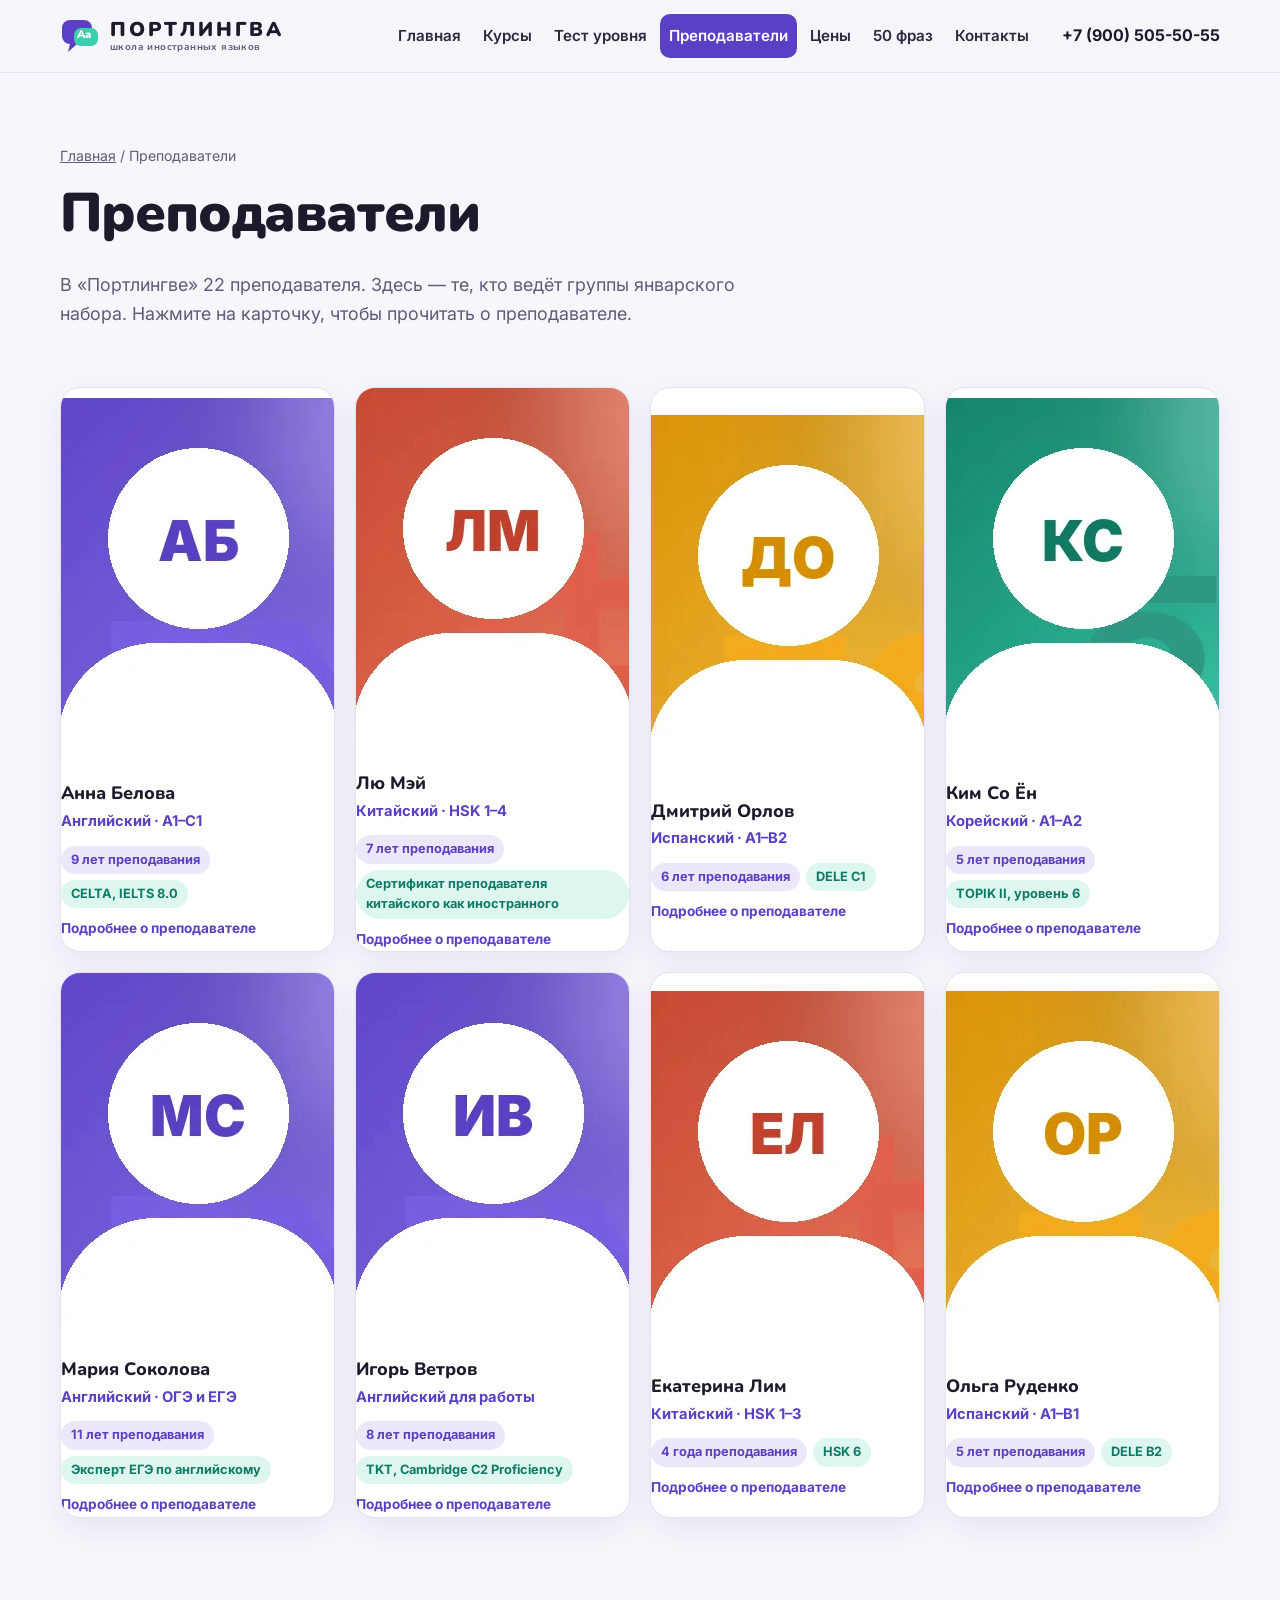
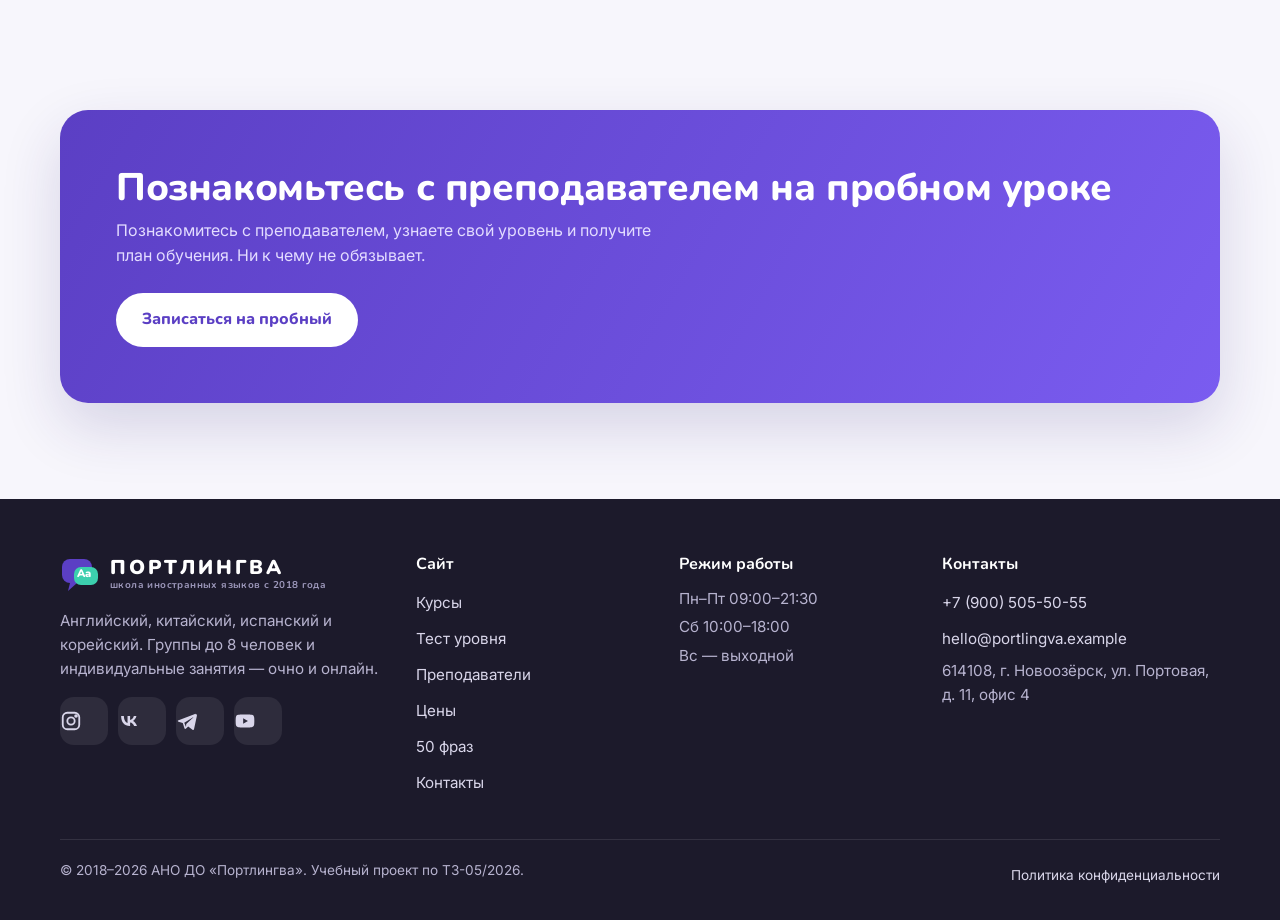
<file: teachers.html>
<!DOCTYPE html>
<html lang="ru">
<head>
  <!-- Google tag (gtag.js) — ресурс GA4 «ПОРТЛИНГВА — сайт» -->
  <script async src="https://www.googletagmanager.com/gtag/js?id=G-2CZ494QV10"></script>
  <script>
    window.dataLayer = window.dataLayer || [];
    function gtag(){dataLayer.push(arguments);}
    gtag('js', new Date());
    gtag('config', 'G-2CZ494QV10', /(?:^|;\s*)ga_debug=1/.test(document.cookie) || /[?&]ga_debug=1/.test(location.search) ? { debug_mode: true } : {});
  </script>
  <meta charset="utf-8">
  <meta name="viewport" content="width=device-width, initial-scale=1">
  <title>Преподаватели английского, китайского, испанского и корейского — Портлингва</title>
  <meta name="description" content="Преподаватели школы «Портлингва»: опыт, сертификаты и языки. Среди них — носители китайского и корейского.">
  <link rel="canonical" href="https://portlingva.vercel.app/teachers.html">
  <meta property="og:type" content="website">
  <meta property="og:locale" content="ru_RU">
  <meta property="og:site_name" content="Портлингва">
  <meta property="og:title" content="Преподаватели английского, китайского, испанского и корейского — Портлингва">
  <meta property="og:description" content="Преподаватели школы «Портлингва»: опыт, сертификаты и языки. Среди них — носители китайского и корейского.">
  <meta property="og:url" content="https://portlingva.vercel.app/teachers.html">
  <meta property="og:image" content="https://portlingva.vercel.app/img/og-image.jpg">
  <meta property="og:image:width" content="1200">
  <meta property="og:image:height" content="630">
  <meta name="twitter:card" content="summary_large_image">
  <meta name="theme-color" content="#5B3FC4">
  <link rel="icon" href="img/favicon.svg" type="image/svg+xml">
  <link rel="icon" href="img/favicon-32.png" sizes="32x32" type="image/png">
  <link rel="apple-touch-icon" href="img/apple-touch-icon.png">
  <link rel="preconnect" href="https://fonts.googleapis.com">
  <link rel="preconnect" href="https://fonts.gstatic.com" crossorigin>
  <link rel="stylesheet" href="https://fonts.googleapis.com/css2?family=Inter:wght@400;500;600;700&family=Nunito:wght@700;800;900&display=swap">
  <link rel="stylesheet" href="css/style.css">
</head>
<body>
  <a class="skip-link" href="#main">Перейти к содержанию</a>
  <header class="site-header">
    <div class="container header-inner">
      <a class="logo" href="index.html" aria-label="Портлингва — на главную"><svg class="logo-mark" viewBox="0 0 40 40" aria-hidden="true"><rect x="2" y="4" width="30" height="24" rx="8" fill="#5B3FC4"/><path d="M10 28l-2 8 9-8z" fill="#5B3FC4"/><rect x="14" y="12" width="24" height="18" rx="7" fill="#3CCFAE"/><text x="17" y="22" font-family="Nunito,Arial" font-weight="900" font-size="11" fill="#fff">Aa</text></svg><span class="logo-text">ПОРТЛИНГВА<small>школа иностранных языков</small></span></a>
      <nav class="nav" id="site-nav" aria-label="Главное меню"><ul><li><a href="index.html">Главная</a></li><li><a href="courses.html">Курсы</a></li><li><a href="level-test.html">Тест уровня</a></li><li><a href="teachers.html" aria-current="page">Преподаватели</a></li><li><a href="prices.html">Цены</a></li><li><a href="phrases.html">50 фраз</a></li><li><a href="contacts.html">Контакты</a></li></ul></nav>
      <a class="header-phone" href="tel:+79005055055" data-event="contact_click" data-contact-type="phone" data-page-section="header">+7 (900) 505-50-55</a>
      <a class="btn btn--primary header-cta" href="contacts.html" data-event="cta_click" data-button-name="header_trial" data-page-section="header">Пробный урок</a>
      <button class="menu-toggle" type="button" aria-label="Открыть меню" aria-controls="site-nav" aria-expanded="false"><span></span></button>
    </div>
  </header>
  <main id="main">
    <section class="page-hero">
      <div class="container">
        <nav class="breadcrumbs" aria-label="Хлебные крошки"><a href="index.html">Главная</a> / Преподаватели</nav>
        <h1>Преподаватели</h1>
        <p>В «Портлингве» 22 преподавателя. Здесь — те, кто ведёт группы январского набора. Нажмите на карточку, чтобы прочитать о преподавателе.</p>
      </div>
    </section>
    <section class="section" style="padding-top:0">
      <div class="container">
        <div class="grid grid--4">
          <button class="card teacher-card" type="button" aria-expanded="false" data-event="teacher_view" data-teacher-id="t01" data-language="english" data-page-section="teachers_list">
            <img src="img/teachers/t01.webp" alt="Анна Белова, преподаватель: английский · a1–c1" width="480" height="360" loading="lazy">
            <span class="teacher-body">
              <h3>Анна Белова</h3>
              <span class="role">Английский · A1–C1</span>
              <span class="meta"><span class="tag">9 лет преподавания</span> <span class="tag tag--mint">CELTA, IELTS 8.0</span></span>
              <span class="teacher-more">Ведёт группы взрослых и готовит к IELTS. На уроках много говорим: 70 % времени — практика.</span>
              <span class="toggle-hint">Подробнее о преподавателе</span>
            </span>
          </button><button class="card teacher-card" type="button" aria-expanded="false" data-event="teacher_view" data-teacher-id="t02" data-language="chinese" data-page-section="teachers_list">
            <img src="img/teachers/t02.webp" alt="Лю Мэй, преподаватель: китайский · hsk 1–4" width="480" height="360" loading="lazy">
            <span class="teacher-body">
              <h3>Лю Мэй</h3>
              <span class="role">Китайский · HSK 1–4</span>
              <span class="meta"><span class="tag">7 лет преподавания</span> <span class="tag tag--mint">Сертификат преподавателя китайского как иностранного</span></span>
              <span class="teacher-more">Носитель языка. Ставит тоны с первого занятия и объясняет иероглифы через истории.</span>
              <span class="toggle-hint">Подробнее о преподавателе</span>
            </span>
          </button><button class="card teacher-card" type="button" aria-expanded="false" data-event="teacher_view" data-teacher-id="t03" data-language="spanish" data-page-section="teachers_list">
            <img src="img/teachers/t03.webp" alt="Дмитрий Орлов, преподаватель: испанский · a1–b2" width="480" height="360" loading="lazy">
            <span class="teacher-body">
              <h3>Дмитрий Орлов</h3>
              <span class="role">Испанский · A1–B2</span>
              <span class="meta"><span class="tag">6 лет преподавания</span> <span class="tag tag--mint">DELE C1</span></span>
              <span class="teacher-more">Жил в Валенсии. Учит испанскому для путешествий и работы, ведёт онлайн-группы.</span>
              <span class="toggle-hint">Подробнее о преподавателе</span>
            </span>
          </button><button class="card teacher-card" type="button" aria-expanded="false" data-event="teacher_view" data-teacher-id="t04" data-language="korean" data-page-section="teachers_list">
            <img src="img/teachers/t04.webp" alt="Ким Со Ён, преподаватель: корейский · a1–a2" width="480" height="360" loading="lazy">
            <span class="teacher-body">
              <h3>Ким Со Ён</h3>
              <span class="role">Корейский · A1–A2</span>
              <span class="meta"><span class="tag">5 лет преподавания</span> <span class="tag tag--mint">TOPIK II, уровень 6</span></span>
              <span class="teacher-more">Носитель языка. Начинает с хангыля и уже на третьем уроке учит читать вывески.</span>
              <span class="toggle-hint">Подробнее о преподавателе</span>
            </span>
          </button><button class="card teacher-card" type="button" aria-expanded="false" data-event="teacher_view" data-teacher-id="t05" data-language="english" data-page-section="teachers_list">
            <img src="img/teachers/t05.webp" alt="Мария Соколова, преподаватель: английский · огэ и егэ" width="480" height="360" loading="lazy">
            <span class="teacher-body">
              <h3>Мария Соколова</h3>
              <span class="role">Английский · ОГЭ и ЕГЭ</span>
              <span class="meta"><span class="tag">11 лет преподавания</span> <span class="tag tag--mint">Эксперт ЕГЭ по английскому</span></span>
              <span class="teacher-more">Работает со школьниками 12–17 лет. Разбирает каждое задание экзамена по критериям.</span>
              <span class="toggle-hint">Подробнее о преподавателе</span>
            </span>
          </button><button class="card teacher-card" type="button" aria-expanded="false" data-event="teacher_view" data-teacher-id="t06" data-language="english" data-page-section="teachers_list">
            <img src="img/teachers/t06.webp" alt="Игорь Ветров, преподаватель: английский для работы" width="480" height="360" loading="lazy">
            <span class="teacher-body">
              <h3>Игорь Ветров</h3>
              <span class="role">Английский для работы</span>
              <span class="meta"><span class="tag">8 лет преподавания</span> <span class="tag tag--mint">TKT, Cambridge C2 Proficiency</span></span>
              <span class="teacher-more">Готовит к собеседованиям и переговорам. Ведёт разговорный клуб по пятницам.</span>
              <span class="toggle-hint">Подробнее о преподавателе</span>
            </span>
          </button><button class="card teacher-card" type="button" aria-expanded="false" data-event="teacher_view" data-teacher-id="t07" data-language="chinese" data-page-section="teachers_list">
            <img src="img/teachers/t07.webp" alt="Екатерина Лим, преподаватель: китайский · hsk 1–3" width="480" height="360" loading="lazy">
            <span class="teacher-body">
              <h3>Екатерина Лим</h3>
              <span class="role">Китайский · HSK 1–3</span>
              <span class="meta"><span class="tag">4 года преподавания</span> <span class="tag tag--mint">HSK 6</span></span>
              <span class="teacher-more">Стажировалась в Шанхае. Ведёт группы студентов, которые едут учиться в Китай.</span>
              <span class="toggle-hint">Подробнее о преподавателе</span>
            </span>
          </button><button class="card teacher-card" type="button" aria-expanded="false" data-event="teacher_view" data-teacher-id="t08" data-language="spanish" data-page-section="teachers_list">
            <img src="img/teachers/t08.webp" alt="Ольга Руденко, преподаватель: испанский · a1–b1" width="480" height="360" loading="lazy">
            <span class="teacher-body">
              <h3>Ольга Руденко</h3>
              <span class="role">Испанский · A1–B1</span>
              <span class="meta"><span class="tag">5 лет преподавания</span> <span class="tag tag--mint">DELE B2</span></span>
              <span class="teacher-more">Занимается индивидуально и в мини-группах. Любит учить через песни и сериалы.</span>
              <span class="toggle-hint">Подробнее о преподавателе</span>
            </span>
          </button>
        </div>
      </div>
    </section>
    <section class="section">
      <div class="container">
        <div class="cta-band">
          <div><h2>Познакомьтесь с преподавателем на пробном уроке</h2><p>Познакомитесь с преподавателем, узнаете свой уровень и получите план обучения. Ни к чему не обязывает.</p></div>
          <a class="btn btn--light" href="contacts.html" data-event="cta_click" data-button-name="teachers_bottom_trial" data-page-section="teachers_bottom">Записаться на пробный</a>
        </div>
      </div>
    </section>
  </main>
  <footer class="site-footer">
    <div class="container">
      <div class="footer-grid">
        <div>
          <a class="logo" href="index.html" aria-label="Портлингва — на главную"><svg class="logo-mark" viewBox="0 0 40 40" aria-hidden="true"><rect x="2" y="4" width="30" height="24" rx="8" fill="#5B3FC4"/><path d="M10 28l-2 8 9-8z" fill="#5B3FC4"/><rect x="14" y="12" width="24" height="18" rx="7" fill="#3CCFAE"/><text x="17" y="22" font-family="Nunito,Arial" font-weight="900" font-size="11" fill="#fff">Aa</text></svg><span class="logo-text">ПОРТЛИНГВА<small>школа иностранных языков с 2018 года</small></span></a>
          <p>Английский, китайский, испанский и корейский. Группы до 8 человек и индивидуальные занятия — очно и онлайн.</p>
          <div class="socials"><a class="social" href="https://www.instagram.com/portlingva_school/" target="_blank" rel="noopener" aria-label="Instagram" data-event="social_click" data-network="instagram" data-page-section="footer"><svg viewBox="0 0 24 24" fill="none" stroke="currentColor" stroke-width="2" aria-hidden="true"><rect x="3" y="3" width="18" height="18" rx="5"/><circle cx="12" cy="12" r="4"/><circle cx="17.5" cy="6.5" r="1" fill="currentColor"/></svg></a><a class="social" href="https://vk.com/portlingva_school" target="_blank" rel="noopener" aria-label="ВКонтакте" data-event="social_click" data-network="vk" data-page-section="footer"><svg viewBox="0 0 24 24" fill="currentColor" aria-hidden="true"><path d="M12.8 17.5C6.9 17.5 3.5 13.4 3.4 6.6h3c.1 5 2.3 7.1 4 7.6V6.6h2.8v4.3c1.7-.2 3.5-2.1 4.1-4.3h2.8c-.5 2.6-2.4 4.5-3.8 5.3 1.4.6 3.6 2.4 4.4 5.6h-3.1c-.7-2.1-2.3-3.7-4.4-3.9v3.9h-.4z"/></svg></a><a class="social" href="https://t.me/portlingva_school" target="_blank" rel="noopener" aria-label="Telegram" data-event="social_click" data-network="telegram" data-page-section="footer"><svg viewBox="0 0 24 24" fill="currentColor" aria-hidden="true"><path d="M21.4 4.2 2.9 11.3c-1.3.5-1.2 1.2-.2 1.5l4.7 1.5 1.8 5.6c.2.6.4.8.9.8.4 0 .6-.2.9-.5l2.3-2.2 4.7 3.5c.9.5 1.5.2 1.7-.8l3.1-14.5c.3-1.3-.5-1.9-1.4-1.5zM9 14l9.3-5.9c.4-.3.8-.1.5.2l-7.6 6.9-.3 3.3L9 14z"/></svg></a><a class="social" href="https://www.youtube.com/@portlingva_school" target="_blank" rel="noopener" aria-label="YouTube" data-event="social_click" data-network="youtube" data-page-section="footer"><svg viewBox="0 0 24 24" fill="currentColor" aria-hidden="true"><path d="M22 8.2c-.2-1.6-1-2.7-2.6-2.9C16.9 5 12 5 12 5s-4.9 0-7.4.3C3 5.5 2.2 6.6 2 8.2 1.8 9.6 1.8 12 1.8 12s0 2.4.2 3.8c.2 1.6 1 2.7 2.6 2.9 2.5.3 7.4.3 7.4.3s4.9 0 7.4-.3c1.6-.2 2.4-1.3 2.6-2.9.2-1.4.2-3.8.2-3.8s0-2.4-.2-3.8zM10 15V9l5.2 3L10 15z"/></svg></a></div>
        </div>
        <div>
          <h4>Сайт</h4>
          <ul><li><a href="courses.html">Курсы</a></li><li><a href="level-test.html">Тест уровня</a></li><li><a href="teachers.html">Преподаватели</a></li><li><a href="prices.html">Цены</a></li><li><a href="phrases.html">50 фраз</a></li><li><a href="contacts.html">Контакты</a></li></ul>
        </div>
        <div>
          <h4>Режим работы</h4>
          <ul><li>Пн–Пт 09:00–21:30</li><li>Сб 10:00–18:00</li><li>Вс — выходной</li></ul>
        </div>
        <div>
          <h4>Контакты</h4>
          <ul>
            <li><a href="tel:+79005055055" data-event="contact_click" data-contact-type="phone" data-page-section="footer">+7 (900) 505-50-55</a></li>
            <li><a href="mailto:hello@portlingva.example" data-event="contact_click" data-contact-type="email" data-page-section="footer">hello@portlingva.example</a></li>
            <li>614108, г. Новоозёрск, ул. Портовая, д. 11, офис 4</li>
          </ul>
        </div>
      </div>
      <div class="footer-bottom">
        <span>© 2018–<span data-year>2026</span> АНО ДО «Портлингва». Учебный проект по ТЗ-05/2026.</span>
        <a href="privacy.html">Политика конфиденциальности</a>
      </div>
    </div>
  </footer>
  <script src="js/analytics.js" defer></script>
  <script src="js/main.js" defer></script>
</body>
</html>
</file>
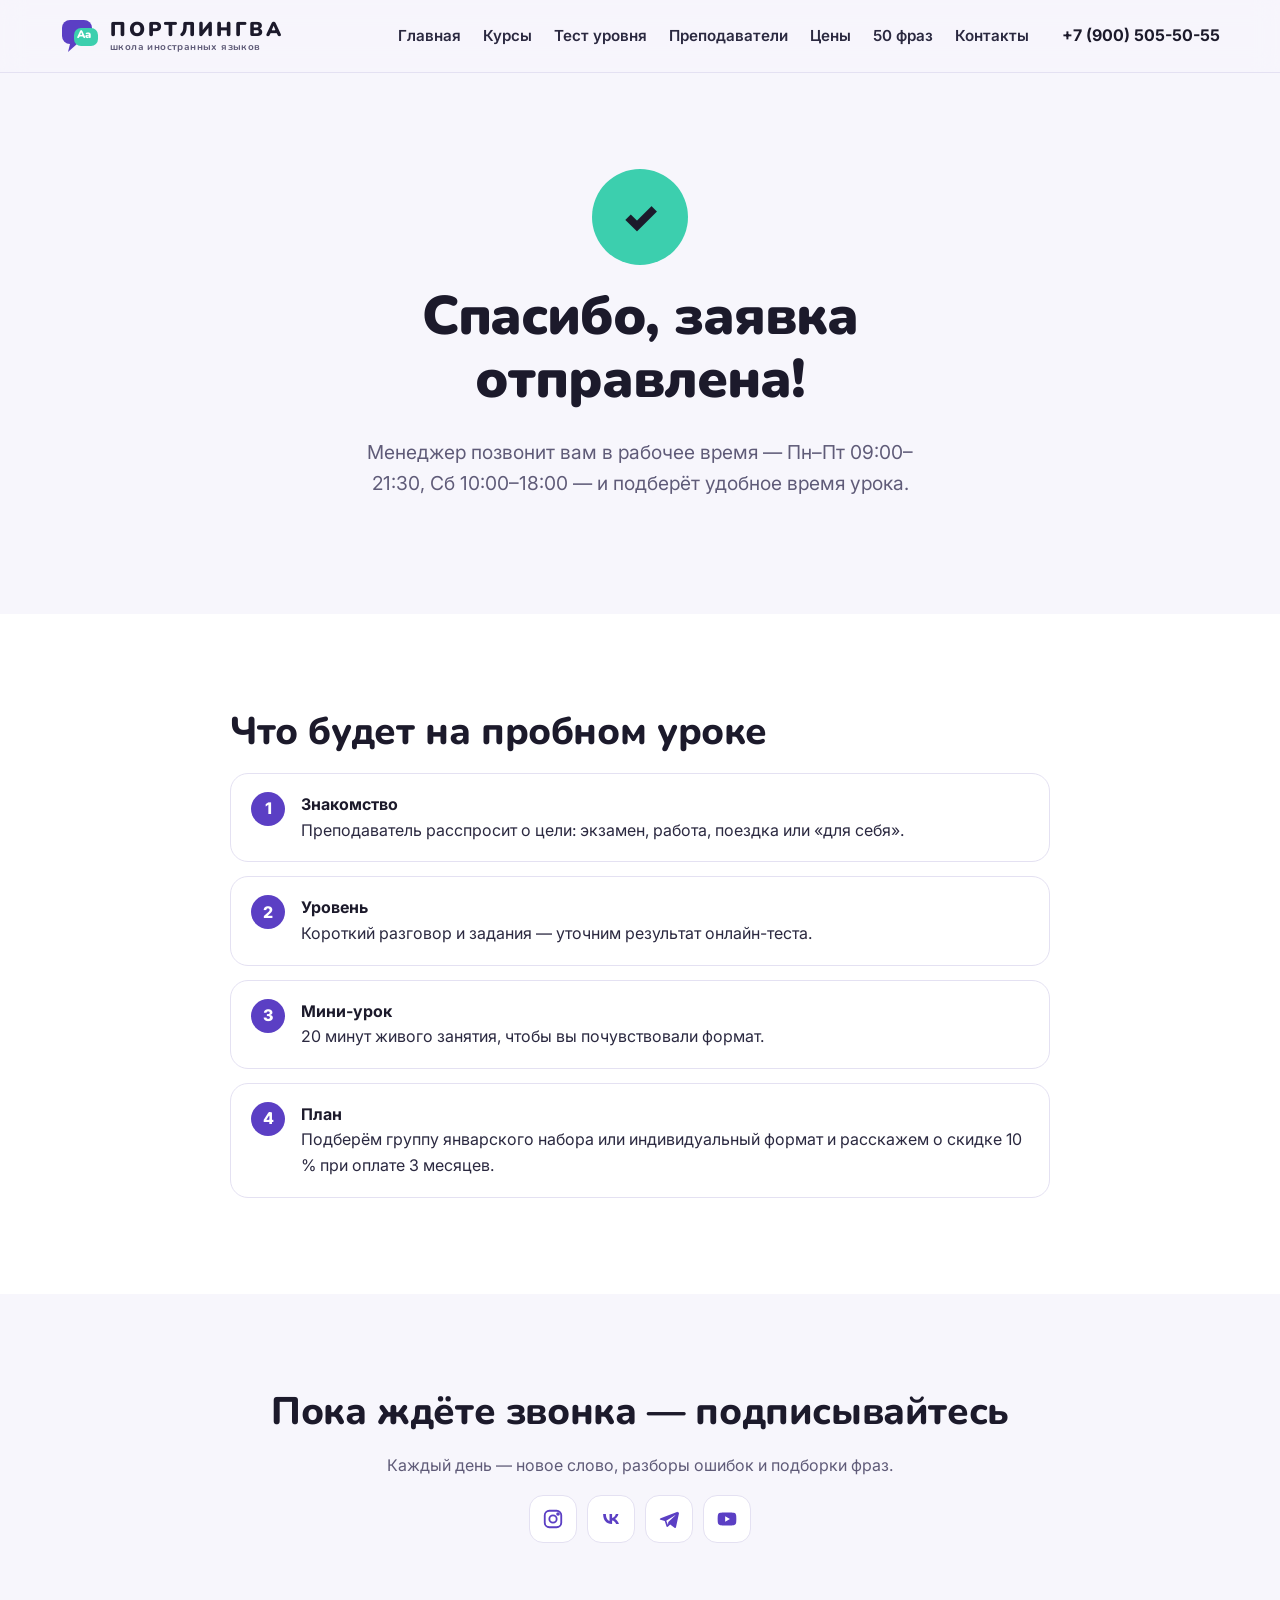
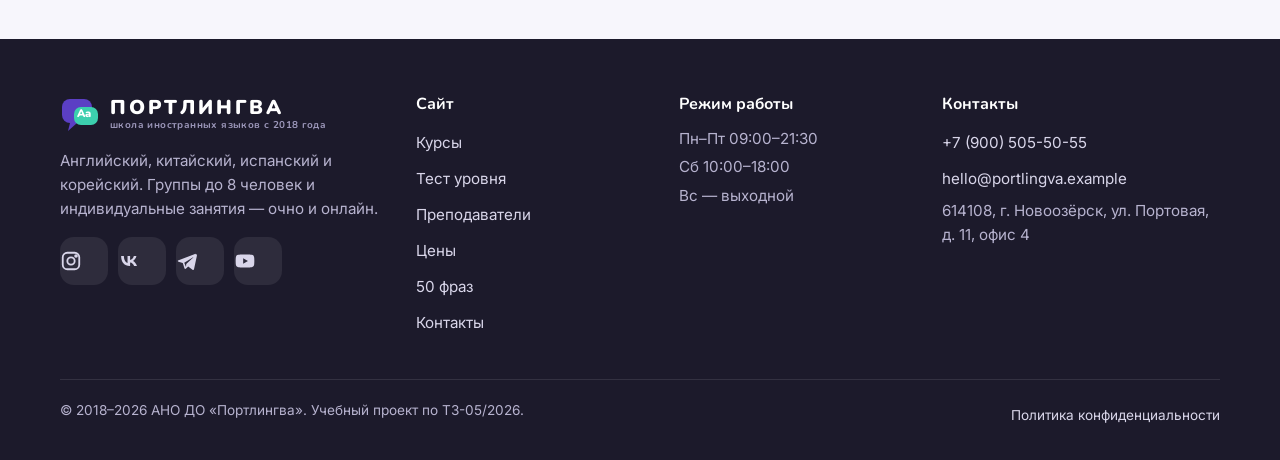
<file: thanks.html>
<!DOCTYPE html>
<html lang="ru">
<head>
  <!-- Google tag (gtag.js) — ресурс GA4 «ПОРТЛИНГВА — сайт» -->
  <script async src="https://www.googletagmanager.com/gtag/js?id=G-2CZ494QV10"></script>
  <script>
    window.dataLayer = window.dataLayer || [];
    function gtag(){dataLayer.push(arguments);}
    gtag('js', new Date());
    gtag('config', 'G-2CZ494QV10', /(?:^|;\s*)ga_debug=1/.test(document.cookie) || /[?&]ga_debug=1/.test(location.search) ? { debug_mode: true } : {});
  </script>
  <meta charset="utf-8">
  <meta name="viewport" content="width=device-width, initial-scale=1">
  <title>Заявка отправлена — Портлингва</title>
  <meta name="description" content="Спасибо за заявку на пробный урок в школе «Портлингва». Менеджер свяжется с вами в рабочее время.">
  <link rel="canonical" href="https://portlingva.vercel.app/thanks.html">
  <meta property="og:type" content="website">
  <meta property="og:locale" content="ru_RU">
  <meta property="og:site_name" content="Портлингва">
  <meta property="og:title" content="Заявка отправлена — Портлингва">
  <meta property="og:description" content="Спасибо за заявку на пробный урок в школе «Портлингва». Менеджер свяжется с вами в рабочее время.">
  <meta property="og:url" content="https://portlingva.vercel.app/thanks.html">
  <meta property="og:image" content="https://portlingva.vercel.app/img/og-image.jpg">
  <meta property="og:image:width" content="1200">
  <meta property="og:image:height" content="630">
  <meta name="twitter:card" content="summary_large_image">
  <meta name="theme-color" content="#5B3FC4">
  <link rel="icon" href="img/favicon.svg" type="image/svg+xml">
  <link rel="icon" href="img/favicon-32.png" sizes="32x32" type="image/png">
  <link rel="apple-touch-icon" href="img/apple-touch-icon.png">
  <link rel="preconnect" href="https://fonts.googleapis.com">
  <link rel="preconnect" href="https://fonts.gstatic.com" crossorigin>
  <link rel="stylesheet" href="https://fonts.googleapis.com/css2?family=Inter:wght@400;500;600;700&family=Nunito:wght@700;800;900&display=swap">
  <link rel="stylesheet" href="css/style.css">
  <meta name="robots" content="noindex">
</head>
<body>
  <a class="skip-link" href="#main">Перейти к содержанию</a>
  <header class="site-header">
    <div class="container header-inner">
      <a class="logo" href="index.html" aria-label="Портлингва — на главную"><svg class="logo-mark" viewBox="0 0 40 40" aria-hidden="true"><rect x="2" y="4" width="30" height="24" rx="8" fill="#5B3FC4"/><path d="M10 28l-2 8 9-8z" fill="#5B3FC4"/><rect x="14" y="12" width="24" height="18" rx="7" fill="#3CCFAE"/><text x="17" y="22" font-family="Nunito,Arial" font-weight="900" font-size="11" fill="#fff">Aa</text></svg><span class="logo-text">ПОРТЛИНГВА<small>школа иностранных языков</small></span></a>
      <nav class="nav" id="site-nav" aria-label="Главное меню"><ul><li><a href="index.html">Главная</a></li><li><a href="courses.html">Курсы</a></li><li><a href="level-test.html">Тест уровня</a></li><li><a href="teachers.html">Преподаватели</a></li><li><a href="prices.html">Цены</a></li><li><a href="phrases.html">50 фраз</a></li><li><a href="contacts.html">Контакты</a></li></ul></nav>
      <a class="header-phone" href="tel:+79005055055" data-event="contact_click" data-contact-type="phone" data-page-section="header">+7 (900) 505-50-55</a>
      <a class="btn btn--primary header-cta" href="contacts.html" data-event="cta_click" data-button-name="header_trial" data-page-section="header">Пробный урок</a>
      <button class="menu-toggle" type="button" aria-label="Открыть меню" aria-controls="site-nav" aria-expanded="false"><span></span></button>
    </div>
  </header>
  <main id="main">
    <section class="section">
      <div class="container">
        <div class="thanks-hero">
          <div class="thanks-icon" aria-hidden="true">✓</div>
          <h1>Спасибо, заявка отправлена!</h1>
          <p class="hero-lead" style="margin-inline:auto">Менеджер позвонит вам в рабочее время — Пн–Пт 09:00–21:30, Сб 10:00–18:00 — и подберёт удобное время урока.</p>
          <p class="request-box">Номер вашей заявки:<br><span class="request-id" id="request-id">—</span></p>
        </div>
      </div>
    </section>
    <section class="section section--white">
      <div class="container" style="max-width:820px">
        <h2>Что будет на пробном уроке</h2>
        <ol class="timeline">
          <li><b>Знакомство</b>Преподаватель расспросит о цели: экзамен, работа, поездка или «для себя».</li>
          <li><b>Уровень</b>Короткий разговор и задания — уточним результат онлайн-теста.</li>
          <li><b>Мини-урок</b>20 минут живого занятия, чтобы вы почувствовали формат.</li>
          <li><b>План</b>Подберём группу январского набора или индивидуальный формат и расскажем о скидке 10 % при оплате 3 месяцев.</li>
        </ol>
      </div>
    </section>
    <section class="section">
      <div class="container" style="text-align:center">
        <h2>Пока ждёте звонка — подписывайтесь</h2>
        <p style="color:var(--muted)">Каждый день — новое слово, разборы ошибок и подборки фраз.</p>
        <div style="display:flex;justify-content:center"><div class="socials socials--light"><a class="social" href="https://www.instagram.com/portlingva_school/" target="_blank" rel="noopener" aria-label="Instagram" data-event="social_click" data-network="instagram" data-page-section="thanks"><svg viewBox="0 0 24 24" fill="none" stroke="currentColor" stroke-width="2" aria-hidden="true"><rect x="3" y="3" width="18" height="18" rx="5"/><circle cx="12" cy="12" r="4"/><circle cx="17.5" cy="6.5" r="1" fill="currentColor"/></svg></a><a class="social" href="https://vk.com/portlingva_school" target="_blank" rel="noopener" aria-label="ВКонтакте" data-event="social_click" data-network="vk" data-page-section="thanks"><svg viewBox="0 0 24 24" fill="currentColor" aria-hidden="true"><path d="M12.8 17.5C6.9 17.5 3.5 13.4 3.4 6.6h3c.1 5 2.3 7.1 4 7.6V6.6h2.8v4.3c1.7-.2 3.5-2.1 4.1-4.3h2.8c-.5 2.6-2.4 4.5-3.8 5.3 1.4.6 3.6 2.4 4.4 5.6h-3.1c-.7-2.1-2.3-3.7-4.4-3.9v3.9h-.4z"/></svg></a><a class="social" href="https://t.me/portlingva_school" target="_blank" rel="noopener" aria-label="Telegram" data-event="social_click" data-network="telegram" data-page-section="thanks"><svg viewBox="0 0 24 24" fill="currentColor" aria-hidden="true"><path d="M21.4 4.2 2.9 11.3c-1.3.5-1.2 1.2-.2 1.5l4.7 1.5 1.8 5.6c.2.6.4.8.9.8.4 0 .6-.2.9-.5l2.3-2.2 4.7 3.5c.9.5 1.5.2 1.7-.8l3.1-14.5c.3-1.3-.5-1.9-1.4-1.5zM9 14l9.3-5.9c.4-.3.8-.1.5.2l-7.6 6.9-.3 3.3L9 14z"/></svg></a><a class="social" href="https://www.youtube.com/@portlingva_school" target="_blank" rel="noopener" aria-label="YouTube" data-event="social_click" data-network="youtube" data-page-section="thanks"><svg viewBox="0 0 24 24" fill="currentColor" aria-hidden="true"><path d="M22 8.2c-.2-1.6-1-2.7-2.6-2.9C16.9 5 12 5 12 5s-4.9 0-7.4.3C3 5.5 2.2 6.6 2 8.2 1.8 9.6 1.8 12 1.8 12s0 2.4.2 3.8c.2 1.6 1 2.7 2.6 2.9 2.5.3 7.4.3 7.4.3s4.9 0 7.4-.3c1.6-.2 2.4-1.3 2.6-2.9.2-1.4.2-3.8.2-3.8s0-2.4-.2-3.8zM10 15V9l5.2 3L10 15z"/></svg></a></div></div>
      </div>
    </section>
  </main>
  <footer class="site-footer">
    <div class="container">
      <div class="footer-grid">
        <div>
          <a class="logo" href="index.html" aria-label="Портлингва — на главную"><svg class="logo-mark" viewBox="0 0 40 40" aria-hidden="true"><rect x="2" y="4" width="30" height="24" rx="8" fill="#5B3FC4"/><path d="M10 28l-2 8 9-8z" fill="#5B3FC4"/><rect x="14" y="12" width="24" height="18" rx="7" fill="#3CCFAE"/><text x="17" y="22" font-family="Nunito,Arial" font-weight="900" font-size="11" fill="#fff">Aa</text></svg><span class="logo-text">ПОРТЛИНГВА<small>школа иностранных языков с 2018 года</small></span></a>
          <p>Английский, китайский, испанский и корейский. Группы до 8 человек и индивидуальные занятия — очно и онлайн.</p>
          <div class="socials"><a class="social" href="https://www.instagram.com/portlingva_school/" target="_blank" rel="noopener" aria-label="Instagram" data-event="social_click" data-network="instagram" data-page-section="footer"><svg viewBox="0 0 24 24" fill="none" stroke="currentColor" stroke-width="2" aria-hidden="true"><rect x="3" y="3" width="18" height="18" rx="5"/><circle cx="12" cy="12" r="4"/><circle cx="17.5" cy="6.5" r="1" fill="currentColor"/></svg></a><a class="social" href="https://vk.com/portlingva_school" target="_blank" rel="noopener" aria-label="ВКонтакте" data-event="social_click" data-network="vk" data-page-section="footer"><svg viewBox="0 0 24 24" fill="currentColor" aria-hidden="true"><path d="M12.8 17.5C6.9 17.5 3.5 13.4 3.4 6.6h3c.1 5 2.3 7.1 4 7.6V6.6h2.8v4.3c1.7-.2 3.5-2.1 4.1-4.3h2.8c-.5 2.6-2.4 4.5-3.8 5.3 1.4.6 3.6 2.4 4.4 5.6h-3.1c-.7-2.1-2.3-3.7-4.4-3.9v3.9h-.4z"/></svg></a><a class="social" href="https://t.me/portlingva_school" target="_blank" rel="noopener" aria-label="Telegram" data-event="social_click" data-network="telegram" data-page-section="footer"><svg viewBox="0 0 24 24" fill="currentColor" aria-hidden="true"><path d="M21.4 4.2 2.9 11.3c-1.3.5-1.2 1.2-.2 1.5l4.7 1.5 1.8 5.6c.2.6.4.8.9.8.4 0 .6-.2.9-.5l2.3-2.2 4.7 3.5c.9.5 1.5.2 1.7-.8l3.1-14.5c.3-1.3-.5-1.9-1.4-1.5zM9 14l9.3-5.9c.4-.3.8-.1.5.2l-7.6 6.9-.3 3.3L9 14z"/></svg></a><a class="social" href="https://www.youtube.com/@portlingva_school" target="_blank" rel="noopener" aria-label="YouTube" data-event="social_click" data-network="youtube" data-page-section="footer"><svg viewBox="0 0 24 24" fill="currentColor" aria-hidden="true"><path d="M22 8.2c-.2-1.6-1-2.7-2.6-2.9C16.9 5 12 5 12 5s-4.9 0-7.4.3C3 5.5 2.2 6.6 2 8.2 1.8 9.6 1.8 12 1.8 12s0 2.4.2 3.8c.2 1.6 1 2.7 2.6 2.9 2.5.3 7.4.3 7.4.3s4.9 0 7.4-.3c1.6-.2 2.4-1.3 2.6-2.9.2-1.4.2-3.8.2-3.8s0-2.4-.2-3.8zM10 15V9l5.2 3L10 15z"/></svg></a></div>
        </div>
        <div>
          <h4>Сайт</h4>
          <ul><li><a href="courses.html">Курсы</a></li><li><a href="level-test.html">Тест уровня</a></li><li><a href="teachers.html">Преподаватели</a></li><li><a href="prices.html">Цены</a></li><li><a href="phrases.html">50 фраз</a></li><li><a href="contacts.html">Контакты</a></li></ul>
        </div>
        <div>
          <h4>Режим работы</h4>
          <ul><li>Пн–Пт 09:00–21:30</li><li>Сб 10:00–18:00</li><li>Вс — выходной</li></ul>
        </div>
        <div>
          <h4>Контакты</h4>
          <ul>
            <li><a href="tel:+79005055055" data-event="contact_click" data-contact-type="phone" data-page-section="footer">+7 (900) 505-50-55</a></li>
            <li><a href="mailto:hello@portlingva.example" data-event="contact_click" data-contact-type="email" data-page-section="footer">hello@portlingva.example</a></li>
            <li>614108, г. Новоозёрск, ул. Портовая, д. 11, офис 4</li>
          </ul>
        </div>
      </div>
      <div class="footer-bottom">
        <span>© 2018–<span data-year>2026</span> АНО ДО «Портлингва». Учебный проект по ТЗ-05/2026.</span>
        <a href="privacy.html">Политика конфиденциальности</a>
      </div>
    </div>
  </footer>
  <script src="js/analytics.js" defer></script>
  <script src="js/main.js" defer></script>
</body>
</html>
</file>
<file: css/style.css>
/* =========================================================
   Портлингва — общий стиль сайта
   Фирменные цвета и шрифты — из ТЗ-05/2026, раздел 2
   ========================================================= */
:root {
  --violet: #5B3FC4;
  --violet-600: #4A31A8;
  --violet-100: #ECE8FA;
  --mint: #3CCFAE;
  --mint-100: #DDF7F0;
  --light: #F7F6FC;
  --dark: #1C1A2B;
  --text: #2B2940;
  --muted: #5F5B78;
  --line: #E4E1F2;
  --white: #FFFFFF;
  --danger: #C62D4A;
  --radius: 20px;
  --radius-sm: 12px;
  --shadow: 0 10px 30px rgba(43, 32, 110, .08);
  --shadow-lg: 0 24px 60px rgba(43, 32, 110, .16);
  --container: 1160px;
  --font-head: "Nunito", system-ui, sans-serif;
  --font-body: "Inter", system-ui, sans-serif;
}

*, *::before, *::after { box-sizing: border-box; }
html { scroll-behavior: smooth; -webkit-text-size-adjust: 100%; }
body {
  margin: 0;
  font-family: var(--font-body);
  font-size: 16px;
  line-height: 1.6;
  color: var(--text);
  background: var(--light);
  overflow-x: hidden;
}
img, video, svg { max-width: 100%; display: block; }
a { color: var(--violet); }
h1, h2, h3, h4 { font-family: var(--font-head); color: var(--dark); line-height: 1.15; margin: 0 0 .5em; }
h1 { font-size: clamp(2rem, 5vw, 3.4rem); font-weight: 900; letter-spacing: -.02em; }
h2 { font-size: clamp(1.6rem, 3.4vw, 2.4rem); font-weight: 800; letter-spacing: -.01em; }
h3 { font-size: 1.25rem; font-weight: 800; }
p { margin: 0 0 1em; }
button, input, select { font: inherit; }

.container { width: min(100% - 32px, var(--container)); margin-inline: auto; }
.section { padding: clamp(56px, 8vw, 96px) 0; }
.section--white { background: var(--white); }
.section--dark { background: var(--dark); color: #D9D6EA; }
.section--dark h2, .section--dark h3 { color: var(--white); }
.section-head { max-width: 720px; margin-bottom: 36px; }
.section-head p { color: var(--muted); font-size: 1.08rem; }
.section--dark .section-head p { color: #B7B3CF; }
.eyebrow {
  display: inline-flex; align-items: center; gap: 8px;
  font-family: var(--font-head); font-weight: 800; font-size: .85rem;
  text-transform: uppercase; letter-spacing: .12em; color: var(--violet);
  margin-bottom: 12px;
}
.eyebrow::before { content: ""; width: 22px; height: 3px; border-radius: 3px; background: var(--mint); }
.skip-link { position: absolute; left: -9999px; top: 8px; z-index: 100; background: var(--dark); color: #fff; padding: 10px 16px; border-radius: 8px; }
.skip-link:focus { left: 16px; }
:focus-visible { outline: 3px solid var(--mint); outline-offset: 3px; border-radius: 6px; }

/* ---------- Кнопки ---------- */
.btn {
  display: inline-flex; align-items: center; justify-content: center; gap: 10px;
  min-height: 48px; padding: 12px 24px; border-radius: 999px; border: 2px solid transparent;
  font-family: var(--font-head); font-weight: 800; font-size: 1rem; text-decoration: none;
  cursor: pointer; transition: transform .15s ease, box-shadow .15s ease, background .15s ease;
  white-space: nowrap;
}
.btn:hover { transform: translateY(-2px); }
.btn:active { transform: translateY(0); }
.btn--primary { background: var(--violet); color: #fff; box-shadow: 0 10px 24px rgba(91, 63, 196, .35); }
.btn--primary:hover { background: var(--violet-600); }
.btn--mint { background: var(--mint); color: var(--dark); box-shadow: 0 10px 24px rgba(60, 207, 174, .35); }
.btn--ghost { background: transparent; color: var(--violet); border-color: var(--violet); }
.btn--ghost:hover { background: var(--violet-100); }
.btn--light { background: #fff; color: var(--violet); }
.btn--block { width: 100%; }
.btn[disabled] { opacity: .6; cursor: progress; transform: none; }

/* ---------- Шапка ---------- */
.site-header {
  position: sticky; top: 0; z-index: 50;
  background: rgba(247, 246, 252, .9); backdrop-filter: blur(12px);
  border-bottom: 1px solid var(--line);
}
.header-inner { display: flex; align-items: center; gap: 24px; min-height: 72px; }
.logo { display: inline-flex; align-items: center; gap: 10px; text-decoration: none; color: var(--dark); }
.logo-mark { width: 40px; height: 40px; flex: none; }
.logo-text { font-family: var(--font-head); font-weight: 900; font-size: 1.25rem; letter-spacing: .14em; line-height: 1; }
.logo-text small { display: block; font-size: .62rem; letter-spacing: .04em; font-weight: 700; color: var(--muted); margin-top: 3px; text-transform: none; }
.nav { margin-left: auto; }
.nav ul { list-style: none; display: flex; gap: 4px; margin: 0; padding: 0; }
.nav a {
  display: block; padding: 10px 12px; border-radius: 10px; text-decoration: none;
  color: var(--text); font-weight: 600; font-size: .95rem; white-space: nowrap;
}
.nav a:hover { background: var(--violet-100); color: var(--violet); }
.nav a[aria-current="page"] { background: var(--violet); color: #fff; }
.header-phone { font-weight: 700; color: var(--dark); text-decoration: none; white-space: nowrap; min-height: 44px; display: inline-flex; align-items: center; }
.header-phone:hover { color: var(--violet); }
.menu-toggle {
  display: none; margin-left: auto; width: 48px; height: 48px; border-radius: 12px;
  border: 1px solid var(--line); background: #fff; cursor: pointer; align-items: center; justify-content: center;
}
.menu-toggle span, .menu-toggle span::before, .menu-toggle span::after {
  display: block; width: 20px; height: 2px; background: var(--dark); border-radius: 2px; position: relative; transition: .2s;
}
.menu-toggle span::before, .menu-toggle span::after { content: ""; position: absolute; left: 0; }
.menu-toggle span::before { top: -6px; }
.menu-toggle span::after { top: 6px; }
.menu-toggle[aria-expanded="true"] span { background: transparent; }
.menu-toggle[aria-expanded="true"] span::before { top: 0; transform: rotate(45deg); }
.menu-toggle[aria-expanded="true"] span::after { top: 0; transform: rotate(-45deg); }

/* ---------- Первый экран ---------- */
.hero { position: relative; overflow: hidden; padding: clamp(40px, 7vw, 88px) 0 clamp(56px, 8vw, 104px); }
.hero::before {
  content: ""; position: absolute; inset: auto -10% -40% 40%; height: 120%;
  background: radial-gradient(closest-side, rgba(60, 207, 174, .25), transparent 70%);
  pointer-events: none;
}
.hero-grid { display: grid; grid-template-columns: 1.1fr .9fr; gap: 48px; align-items: center; position: relative; }
.hero-lead { font-size: 1.2rem; color: var(--muted); max-width: 560px; }
.hero h1 em { font-style: normal; color: var(--violet); position: relative; white-space: nowrap; }
.hero h1 em::after {
  content: ""; position: absolute; left: 0; right: 0; bottom: .06em; height: .22em;
  background: var(--mint); opacity: .55; z-index: -1; border-radius: 4px;
}
.hero-actions { display: flex; flex-wrap: wrap; gap: 12px; margin: 28px 0 32px; }
.hero-facts { display: flex; flex-wrap: wrap; gap: 28px; margin: 0; padding: 0; list-style: none; }
.hero-facts b { display: block; font-family: var(--font-head); font-size: 1.8rem; font-weight: 900; color: var(--dark); line-height: 1.1; }
.hero-facts span { color: var(--muted); font-size: .92rem; }
.hero-card {
  position: relative; background: linear-gradient(150deg, var(--violet) 0%, #3A2790 100%);
  color: #fff; border-radius: 28px; padding: 32px; box-shadow: var(--shadow-lg); overflow: hidden;
}
.hero-card::after {
  content: ""; position: absolute; width: 220px; height: 220px; border-radius: 50%;
  right: -60px; top: -60px; background: rgba(60, 207, 174, .35);
}
.hero-card h2 { color: #fff; font-size: 1.5rem; position: relative; z-index: 1; }
.hero-card p { color: #DCD5FF; position: relative; z-index: 1; }
.bubble-stack { display: grid; gap: 10px; margin: 22px 0; position: relative; z-index: 1; }
.bubble {
  display: flex; align-items: center; gap: 12px; padding: 12px 16px; border-radius: 16px;
  background: rgba(255, 255, 255, .12); border: 1px solid rgba(255, 255, 255, .18); font-weight: 600;
}
.bubble .flag { font-size: 1.4rem; line-height: 1; }
.bubble small { display: block; color: #C9C0F5; font-weight: 500; }
.bubble:nth-child(2) { margin-left: 24px; }
.bubble:nth-child(4) { margin-left: 24px; }

/* ---------- Карточки ---------- */
.grid { display: grid; gap: 20px; }
.grid--2 { grid-template-columns: repeat(2, 1fr); }
.grid--3 { grid-template-columns: repeat(3, 1fr); }
.grid--4 { grid-template-columns: repeat(4, 1fr); }
.card {
  background: #fff; border: 1px solid var(--line); border-radius: var(--radius); padding: 24px;
  box-shadow: var(--shadow); transition: transform .2s ease, box-shadow .2s ease, border-color .2s ease;
}
.card:hover { transform: translateY(-4px); box-shadow: var(--shadow-lg); }
.card h3 { margin-bottom: 8px; }
.card p { color: var(--muted); }
.card .meta { display: flex; flex-wrap: wrap; gap: 6px; margin: 12px 0 0; padding: 0; list-style: none; }
.tag {
  display: inline-flex; align-items: center; padding: 4px 10px; border-radius: 999px;
  background: var(--violet-100); color: var(--violet); font-size: .8rem; font-weight: 700;
}
.tag--mint { background: var(--mint-100); color: #0F7A63; }
.tag--dark { background: var(--dark); color: #fff; }

.lang-card { display: flex; flex-direction: column; text-decoration: none; color: inherit; position: relative; overflow: hidden; }
.lang-card .lang-glyph {
  font-family: var(--font-head); font-weight: 900; font-size: 2.6rem; line-height: 1;
  width: 72px; height: 72px; border-radius: 20px; display: grid; place-items: center; margin-bottom: 18px;
  background: var(--violet-100); color: var(--violet);
}
.lang-card[data-language="chinese"] .lang-glyph { background: #FFE9E3; color: #C2412D; }
.lang-card[data-language="spanish"] .lang-glyph { background: #FFF4D6; color: #A86B00; }
.lang-card[data-language="korean"] .lang-glyph { background: var(--mint-100); color: #0F7A63; }
.lang-card .more { margin-top: auto; padding-top: 12px; font-weight: 700; color: var(--violet); }
.lang-card.is-dimmed { opacity: .35; transform: scale(.98); }

.filter { display: flex; flex-wrap: wrap; gap: 8px; margin-bottom: 28px; }
.chip {
  min-height: 44px; padding: 10px 18px; border-radius: 999px; border: 1px solid var(--line);
  background: #fff; color: var(--text); font-weight: 700; cursor: pointer; transition: .15s;
}
.chip:hover { border-color: var(--violet); color: var(--violet); }
.chip[aria-pressed="true"] { background: var(--dark); border-color: var(--dark); color: #fff; }

/* ---------- Курсы ---------- */
.course-card { display: flex; flex-direction: column; cursor: pointer; text-align: left; }
.course-card[hidden] { display: none; }
.course-card .course-top { display: flex; justify-content: space-between; align-items: flex-start; gap: 12px; margin-bottom: 8px; }
.course-card .price { font-family: var(--font-head); font-weight: 900; font-size: 1.4rem; color: var(--dark); white-space: nowrap; }
.course-card .price small { font-size: .8rem; font-weight: 700; color: var(--muted); }
.course-card dl { display: grid; grid-template-columns: auto 1fr; gap: 6px 14px; margin: 14px 0 18px; font-size: .94rem; }
.course-card dt { color: var(--muted); }
.course-card dd { margin: 0; font-weight: 600; }
.course-card .btn { margin-top: auto; }
.course-card.is-open { border-color: var(--violet); }
.course-details { display: none; padding: 12px 14px; margin: -6px 0 16px; border-radius: 12px; background: var(--light); font-size: .94rem; color: var(--muted); }
.course-card.is-open .course-details { display: block; }

/* ---------- Тест уровня (анонс) ---------- */
.test-banner {
  display: grid; grid-template-columns: 1.3fr 1fr; gap: 32px; align-items: center;
  background: var(--dark); color: #D9D6EA; border-radius: 28px; padding: clamp(28px, 5vw, 56px); position: relative; overflow: hidden;
}
.test-banner h2 { color: #fff; }
.test-banner::after {
  content: "A1 A2 B1 B2"; position: absolute; right: -10px; bottom: -30px; font-family: var(--font-head);
  font-weight: 900; font-size: clamp(3rem, 9vw, 7rem); color: rgba(255, 255, 255, .05); white-space: nowrap; pointer-events: none;
}
.steps { list-style: none; margin: 0; padding: 0; display: grid; gap: 12px; counter-reset: s; position: relative; z-index: 1; }
.steps li { counter-increment: s; display: flex; gap: 14px; align-items: center; background: rgba(255, 255, 255, .06); border-radius: 14px; padding: 12px 16px; }
.steps li::before {
  content: counter(s); width: 32px; height: 32px; flex: none; border-radius: 50%;
  display: grid; place-items: center; background: var(--mint); color: var(--dark); font-weight: 800;
}

/* ---------- Преподаватели ---------- */
.teacher-card { padding: 0; overflow: hidden; cursor: pointer; text-align: left; width: 100%; font: inherit; color: inherit; }
.teacher-card img { width: 100%; aspect-ratio: 4 / 3; object-fit: cover; background: var(--violet-100); }
.teacher-body { padding: 20px 22px 22px; }
.teacher-body h3 { font-size: 1.12rem; margin-bottom: 4px; }
.teacher-body .role { color: var(--violet); font-weight: 700; font-size: .92rem; margin-bottom: 10px; }
.teacher-more { display: none; font-size: .92rem; color: var(--muted); margin-top: 12px; border-top: 1px dashed var(--line); padding-top: 12px; }
.teacher-card.is-open .teacher-more { display: block; }
.teacher-card .toggle-hint { font-size: .85rem; font-weight: 700; color: var(--violet); margin-top: 10px; display: inline-block; }

/* ---------- Видео ---------- */
.video-wrap { display: grid; grid-template-columns: 1.4fr 1fr; gap: 40px; align-items: center; }
.video-frame { border-radius: 24px; overflow: hidden; box-shadow: var(--shadow-lg); background: var(--dark); aspect-ratio: 16 / 9; }
.video-frame video { width: 100%; height: 100%; object-fit: cover; }
.check-list { list-style: none; padding: 0; margin: 0 0 24px; display: grid; gap: 10px; }
.check-list li { padding-left: 34px; position: relative; }
.check-list li::before {
  content: ""; position: absolute; left: 0; top: 3px; width: 22px; height: 22px; border-radius: 50%;
  background: var(--mint-100) url("data:image/svg+xml,%3Csvg xmlns='http://www.w3.org/2000/svg' viewBox='0 0 24 24' fill='none' stroke='%230F7A63' stroke-width='3' stroke-linecap='round' stroke-linejoin='round'%3E%3Cpath d='M5 12l5 5L20 7'/%3E%3C/svg%3E") center / 14px no-repeat;
}

/* ---------- Призыв ---------- */
.cta-band {
  background: linear-gradient(120deg, var(--violet) 0%, #7A5CF0 100%); color: #fff;
  border-radius: 28px; padding: clamp(28px, 5vw, 56px); display: flex; flex-wrap: wrap; gap: 24px; align-items: center; justify-content: space-between;
  box-shadow: var(--shadow-lg);
}
.cta-band h2 { color: #fff; margin-bottom: 8px; }
.cta-band p { color: #E3DCFF; margin: 0; max-width: 560px; }

/* ---------- Тарифы ---------- */
.tariff { display: flex; flex-direction: column; position: relative; }
.tariff .amount { font-family: var(--font-head); font-weight: 900; font-size: 2.2rem; color: var(--dark); line-height: 1.1; margin: 8px 0 4px; }
.tariff .per { color: var(--muted); font-size: .92rem; margin-bottom: 16px; }
.tariff ul { list-style: none; padding: 0; margin: 0 0 22px; display: grid; gap: 8px; font-size: .95rem; }
.tariff ul li::before { content: "✓"; color: #0F9C7D; font-weight: 800; margin-right: 8px; }
.tariff .btn { margin-top: auto; }
.tariff--accent { border: 2px solid var(--violet); }
.tariff--accent::before {
  content: "Чаще выбирают"; position: absolute; top: -13px; left: 24px; background: var(--violet); color: #fff;
  font-size: .78rem; font-weight: 800; padding: 3px 12px; border-radius: 999px;
}
.notice {
  display: flex; gap: 14px; align-items: flex-start; padding: 18px 20px; border-radius: 16px;
  background: var(--mint-100); color: #0B5747; font-weight: 600;
}
.notice--violet { background: var(--violet-100); color: var(--violet-600); }

/* ---------- Фразы ---------- */
.phrase-group { margin-bottom: 28px; }
.phrase-group h3 { display: flex; align-items: center; gap: 10px; }
.phrase-group h3 .tag { font-family: var(--font-body); }
.phrase-list { list-style: none; margin: 0; padding: 0; display: grid; grid-template-columns: repeat(2, 1fr); gap: 8px; counter-reset: ph var(--start, 0); }
.phrase-list li {
  counter-increment: ph; display: grid; grid-template-columns: 34px 1fr; gap: 2px 10px;
  background: #fff; border: 1px solid var(--line); border-radius: 14px; padding: 12px 14px;
}
.phrase-list li::before { content: counter(ph); grid-row: span 2; font-weight: 800; color: var(--violet); font-family: var(--font-head); }
.phrase-list .en { font-weight: 700; color: var(--dark); }
.phrase-list .ru { color: var(--muted); font-size: .93rem; }
.promo {
  display: flex; flex-wrap: wrap; align-items: center; gap: 16px; justify-content: space-between;
  border: 2px dashed var(--violet); border-radius: 20px; padding: 22px 24px; background: #fff;
}
.promo-code { font-family: ui-monospace, "SFMono-Regular", Menlo, monospace; font-size: 1.6rem; font-weight: 800; letter-spacing: .12em; color: var(--violet); }

/* ---------- Тест уровня ---------- */
.quiz { max-width: 760px; margin: 0 auto; }
.quiz-card { background: #fff; border-radius: 28px; padding: clamp(24px, 5vw, 44px); box-shadow: var(--shadow-lg); border: 1px solid var(--line); }
.progress { height: 10px; border-radius: 99px; background: var(--violet-100); overflow: hidden; margin: 10px 0 24px; }
.progress span { display: block; height: 100%; width: 0; background: linear-gradient(90deg, var(--violet), var(--mint)); transition: width .3s ease; }
.quiz-meta { display: flex; justify-content: space-between; color: var(--muted); font-weight: 600; font-size: .92rem; }
.quiz-q { font-family: var(--font-head); font-size: clamp(1.3rem, 3vw, 1.7rem); font-weight: 800; color: var(--dark); margin: 0 0 20px; }
.answers { display: grid; gap: 10px; margin: 0 0 20px; padding: 0; border: 0; }
.answer {
  display: flex; align-items: center; gap: 12px; padding: 14px 18px; min-height: 52px;
  border: 2px solid var(--line); border-radius: 14px; cursor: pointer; font-weight: 600; transition: .15s;
}
.answer:hover { border-color: var(--violet); }
.answer input { width: 20px; height: 20px; accent-color: var(--violet); flex: none; }
.answer:has(input:checked) { border-color: var(--violet); background: var(--violet-100); }
.quiz-result { text-align: center; }
.result-level {
  width: 140px; height: 140px; margin: 10px auto 18px; border-radius: 50%; display: grid; place-items: center;
  font-family: var(--font-head); font-weight: 900; font-size: 3.2rem; color: #fff;
  background: conic-gradient(var(--mint) var(--p, 75%), var(--violet) 0);
  box-shadow: inset 0 0 0 12px rgba(255, 255, 255, .25);
}
.level-scale { display: grid; grid-template-columns: repeat(4, 1fr); gap: 8px; margin: 20px 0; }
.level-scale div { padding: 10px 6px; border-radius: 12px; background: var(--light); font-weight: 700; font-size: .9rem; color: var(--muted); text-align: center; }
.level-scale div.is-active { background: var(--violet); color: #fff; }

/* ---------- Форма ---------- */
.contact-grid { display: grid; grid-template-columns: 1.25fr .75fr; gap: 28px; align-items: start; }
.form-card { background: #fff; border-radius: 28px; padding: clamp(22px, 4vw, 40px); box-shadow: var(--shadow-lg); border: 1px solid var(--line); }
.form-row { display: grid; grid-template-columns: 1fr 1fr; gap: 16px; }
.field { display: grid; gap: 6px; margin-bottom: 16px; }
.field label { font-weight: 700; font-size: .94rem; color: var(--dark); }
.field label .opt { font-weight: 500; color: var(--muted); }
.field input, .field select {
  width: 100%; min-height: 50px; padding: 12px 14px; border-radius: 12px; border: 2px solid var(--line);
  background: var(--light); color: var(--dark); transition: border-color .15s, background .15s;
}
.field input:focus, .field select:focus { outline: none; border-color: var(--violet); background: #fff; }
.field.has-error input, .field.has-error select { border-color: var(--danger); background: #FFF5F7; }
.field-error { color: var(--danger); font-size: .86rem; font-weight: 600; min-height: 0; }
.field-error:empty { display: none; }
.consent { display: flex; gap: 12px; align-items: flex-start; font-size: .92rem; color: var(--muted); margin: 6px 0 18px; }
.consent input { width: 22px; height: 22px; margin-top: 2px; flex: none; accent-color: var(--violet); }
.consent.has-error { color: var(--danger); }
.form-alert { padding: 14px 16px; border-radius: 12px; background: #FFF0F3; color: var(--danger); font-weight: 600; margin-bottom: 16px; }
.form-alert[hidden] { display: none; }
.form-note { font-size: .84rem; color: var(--muted); margin: 12px 0 0; }
.contact-list { list-style: none; padding: 0; margin: 0 0 20px; display: grid; gap: 14px; }
.contact-list a { font-weight: 700; text-decoration: none; color: var(--dark); display: inline-flex; min-height: 44px; align-items: center; }
.contact-list a:hover { color: var(--violet); }
.contact-list small { display: block; color: var(--muted); }
.messengers { display: grid; gap: 10px; }
.btn--tg { background: #229ED9; color: #fff; }
.btn--wa { background: #1FA855; color: #fff; }

/* ---------- Спасибо ---------- */
.thanks-hero { text-align: center; max-width: 720px; margin: 0 auto; }
.thanks-icon { width: 96px; height: 96px; border-radius: 50%; display: grid; place-items: center; margin: 0 auto 20px; background: var(--mint); color: var(--dark); font-size: 2.6rem; font-weight: 900; }
.request-id { display: inline-block; font-family: ui-monospace, Menlo, monospace; font-weight: 700; background: #fff; border: 1px solid var(--line); border-radius: 12px; padding: 10px 16px; color: var(--violet); word-break: break-all; }
.timeline { list-style: none; padding: 0; margin: 0; display: grid; gap: 14px; counter-reset: t; }
.timeline li { counter-increment: t; background: #fff; border: 1px solid var(--line); border-radius: 18px; padding: 18px 20px 18px 70px; position: relative; }
.timeline li::before {
  content: counter(t); position: absolute; left: 20px; top: 18px; width: 34px; height: 34px; border-radius: 50%;
  background: var(--violet); color: #fff; font-weight: 800; display: grid; place-items: center;
}
.timeline b { color: var(--dark); display: block; }

/* ---------- Соцсети ---------- */
.socials { display: flex; flex-wrap: wrap; gap: 10px; }
.social {
  width: 48px; height: 48px; border-radius: 14px; display: grid; place-items: center;
  background: rgba(255, 255, 255, .08); color: #fff; transition: .15s;
}
.social:hover { background: var(--mint); color: var(--dark); }
.social svg { width: 22px; height: 22px; }
.socials--light .social { background: #fff; color: var(--violet); border: 1px solid var(--line); }
.socials--light .social:hover { background: var(--violet); color: #fff; }

/* ---------- Подвал ---------- */
.site-footer { background: var(--dark); color: #B7B3CF; padding: 56px 0 28px; font-size: .95rem; }
.footer-grid { display: grid; grid-template-columns: 1.4fr 1fr 1fr 1.2fr; gap: 32px; }
.site-footer h4 { color: #fff; font-size: 1rem; margin-bottom: 14px; }
.site-footer ul { list-style: none; margin: 0; padding: 0; display: grid; gap: 4px; }
.site-footer a { color: #D9D6EA; text-decoration: none; display: inline-flex; min-height: 32px; align-items: center; }
.site-footer a:hover { color: var(--mint); }
.site-footer .logo { color: #fff; margin-bottom: 14px; }
.site-footer .logo-text small { color: #9C97BA; }
.footer-bottom { border-top: 1px solid rgba(255, 255, 255, .1); margin-top: 40px; padding-top: 20px; display: flex; flex-wrap: wrap; gap: 12px; justify-content: space-between; font-size: .85rem; }

/* ---------- Страницы-заглушки ---------- */
.page-hero { padding: clamp(40px, 6vw, 72px) 0 clamp(24px, 4vw, 40px); }
.page-hero p { color: var(--muted); font-size: 1.12rem; max-width: 680px; }
.breadcrumbs { font-size: .88rem; color: var(--muted); margin-bottom: 14px; }
.breadcrumbs a { color: var(--muted); }
.prose { max-width: 820px; background: #fff; border-radius: 24px; padding: clamp(22px, 4vw, 48px); border: 1px solid var(--line); }
.prose h2 { font-size: 1.35rem; margin-top: 1.6em; }
.prose h2:first-child { margin-top: 0; }
.prose ul { padding-left: 1.2em; }
.prose li { margin-bottom: .4em; }
.error-page { min-height: 60vh; display: grid; place-items: center; text-align: center; }
.error-code { font-family: var(--font-head); font-weight: 900; font-size: clamp(6rem, 22vw, 12rem); line-height: 1; color: var(--violet); letter-spacing: -.04em; }
.error-code span { color: var(--mint); }

/* ---------- Toast ---------- */
.toast {
  position: fixed; left: 50%; bottom: 24px; transform: translate(-50%, 120px); background: var(--dark); color: #fff;
  padding: 12px 20px; border-radius: 999px; font-weight: 700; transition: transform .25s ease; z-index: 90;
}
.toast.is-visible { transform: translate(-50%, 0); }

/* ---------- Адаптив ---------- */
@media (max-width: 1320px) {
  .header-cta { display: none; }
  .nav a { padding: 10px 9px; }
}
@media (max-width: 1060px) {
  .nav a { padding: 10px 7px; font-size: .88rem; }
  .header-inner { gap: 14px; }
}
@media (max-width: 960px) {
  .menu-toggle { display: inline-flex; }
  .nav {
    position: absolute; left: 0; right: 0; top: 100%; background: #fff; border-bottom: 1px solid var(--line);
    box-shadow: var(--shadow); display: none; margin: 0;
  }
  .nav.is-open { display: block; }
  .nav ul { flex-direction: column; padding: 12px 16px 20px; }
  .nav a { padding: 14px 12px; font-size: 1rem; }
  .header-phone { margin-left: auto; }
  .menu-toggle { margin-left: 0; }
  .hero-grid, .test-banner, .video-wrap, .contact-grid { grid-template-columns: 1fr; }
  .grid--4 { grid-template-columns: repeat(2, 1fr); }
  .grid--3 { grid-template-columns: repeat(2, 1fr); }
  .footer-grid { grid-template-columns: 1fr 1fr; }
}
@media (max-width: 640px) {
  body { font-size: 15.5px; }
  .header-phone {
    width: 48px; height: 48px; border-radius: 12px; border: 1px solid var(--line); background: #fff;
    font-size: 0; justify-content: center;
  }
  .header-phone::before {
    content: ""; width: 22px; height: 22px;
    background: url("data:image/svg+xml,%3Csvg xmlns='http://www.w3.org/2000/svg' viewBox='0 0 24 24' fill='none' stroke='%235B3FC4' stroke-width='2.2' stroke-linecap='round' stroke-linejoin='round'%3E%3Cpath d='M22 16.9v3a2 2 0 0 1-2.2 2 19.8 19.8 0 0 1-8.6-3.1 19.5 19.5 0 0 1-6-6A19.8 19.8 0 0 1 2.1 4.2 2 2 0 0 1 4.1 2h3a2 2 0 0 1 2 1.7c.1.9.4 1.8.7 2.7a2 2 0 0 1-.5 2.1L8 9.8a16 16 0 0 0 6 6l1.3-1.3a2 2 0 0 1 2.1-.4c.9.3 1.8.6 2.7.7a2 2 0 0 1 1.7 2z'/%3E%3C/svg%3E") center / contain no-repeat;
  }
  .header-inner { gap: 10px; }
  .grid--2, .grid--3, .grid--4 { grid-template-columns: 1fr; }
  .form-row { grid-template-columns: 1fr; }
  .phrase-list { grid-template-columns: 1fr; }
  .footer-grid { grid-template-columns: 1fr; }
  .hero-actions .btn { width: 100%; }
  .cta-band .btn { width: 100%; }
  .level-scale { grid-template-columns: repeat(2, 1fr); }
  .hero h1 em { white-space: normal; }
  .btn { white-space: normal; text-align: center; }
}
@media (prefers-reduced-motion: reduce) {
  *, *::before, *::after { transition: none !important; scroll-behavior: auto !important; }
}
</file>
